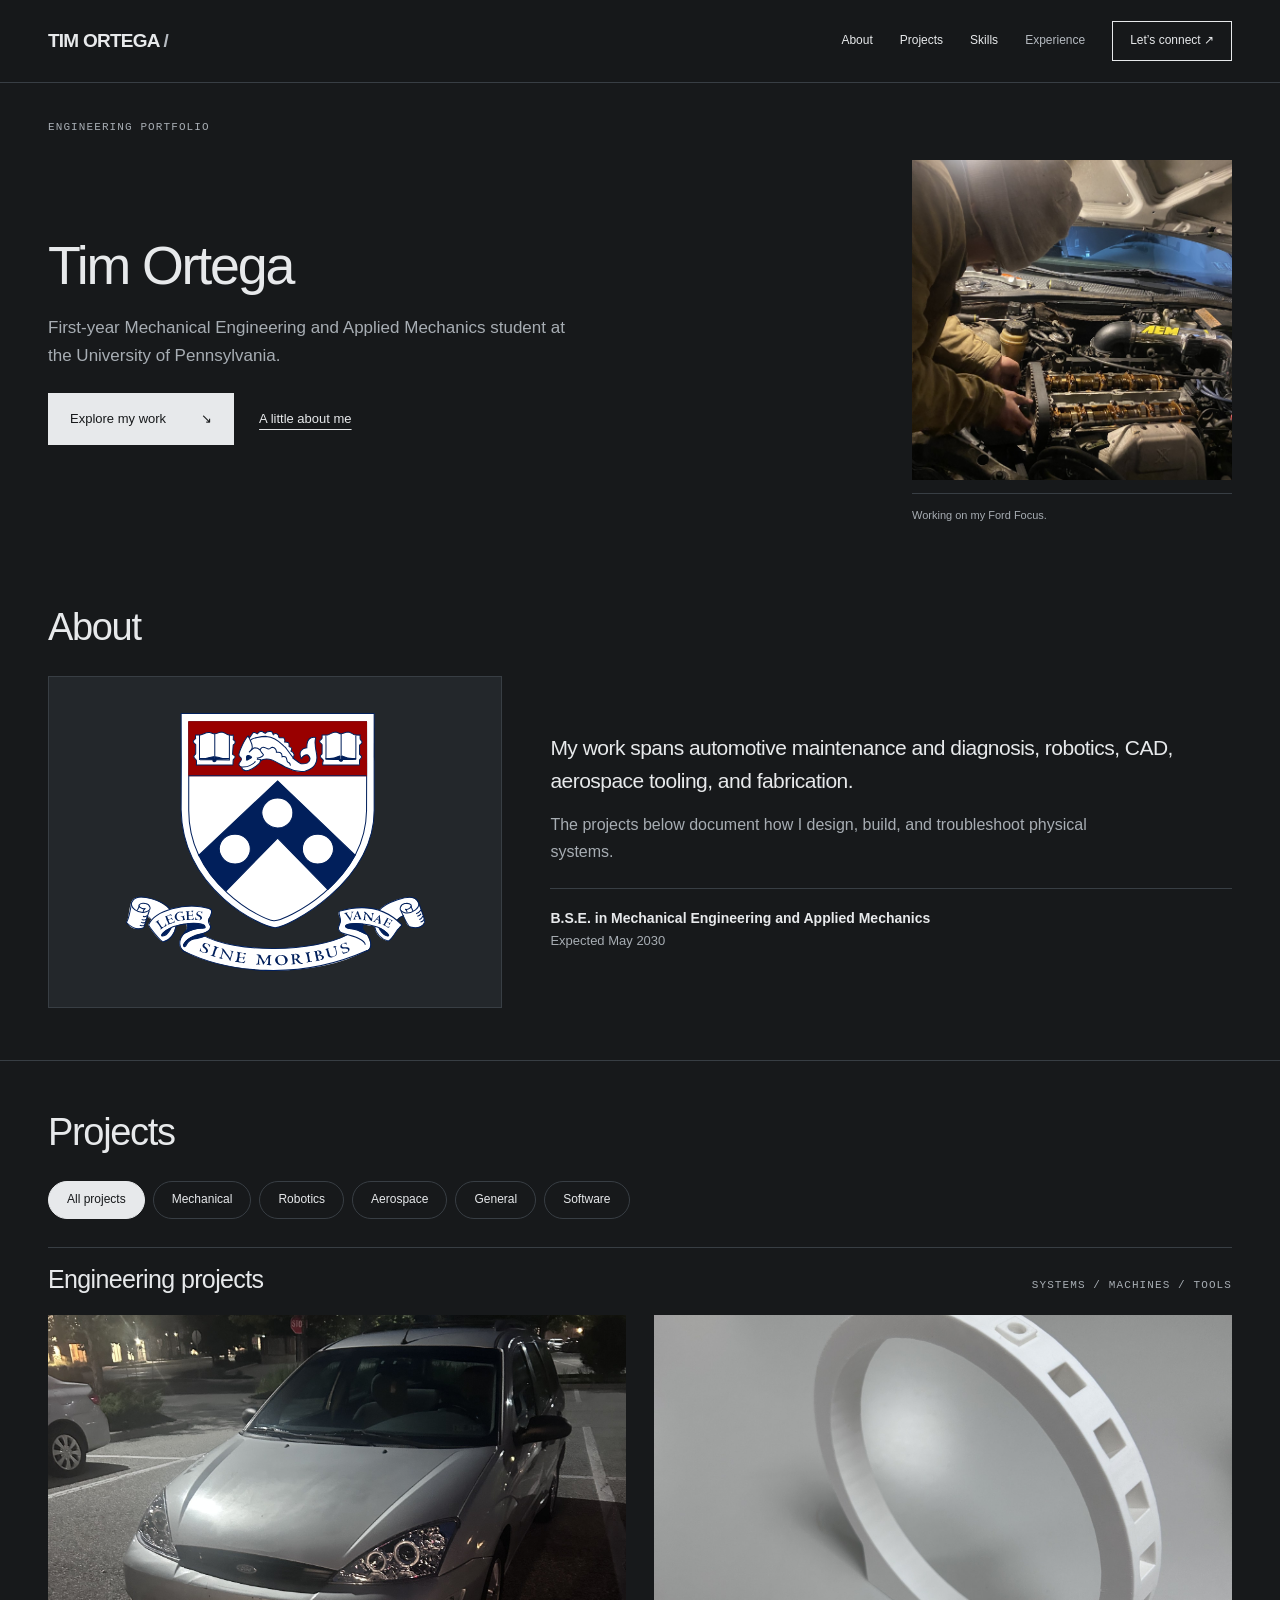
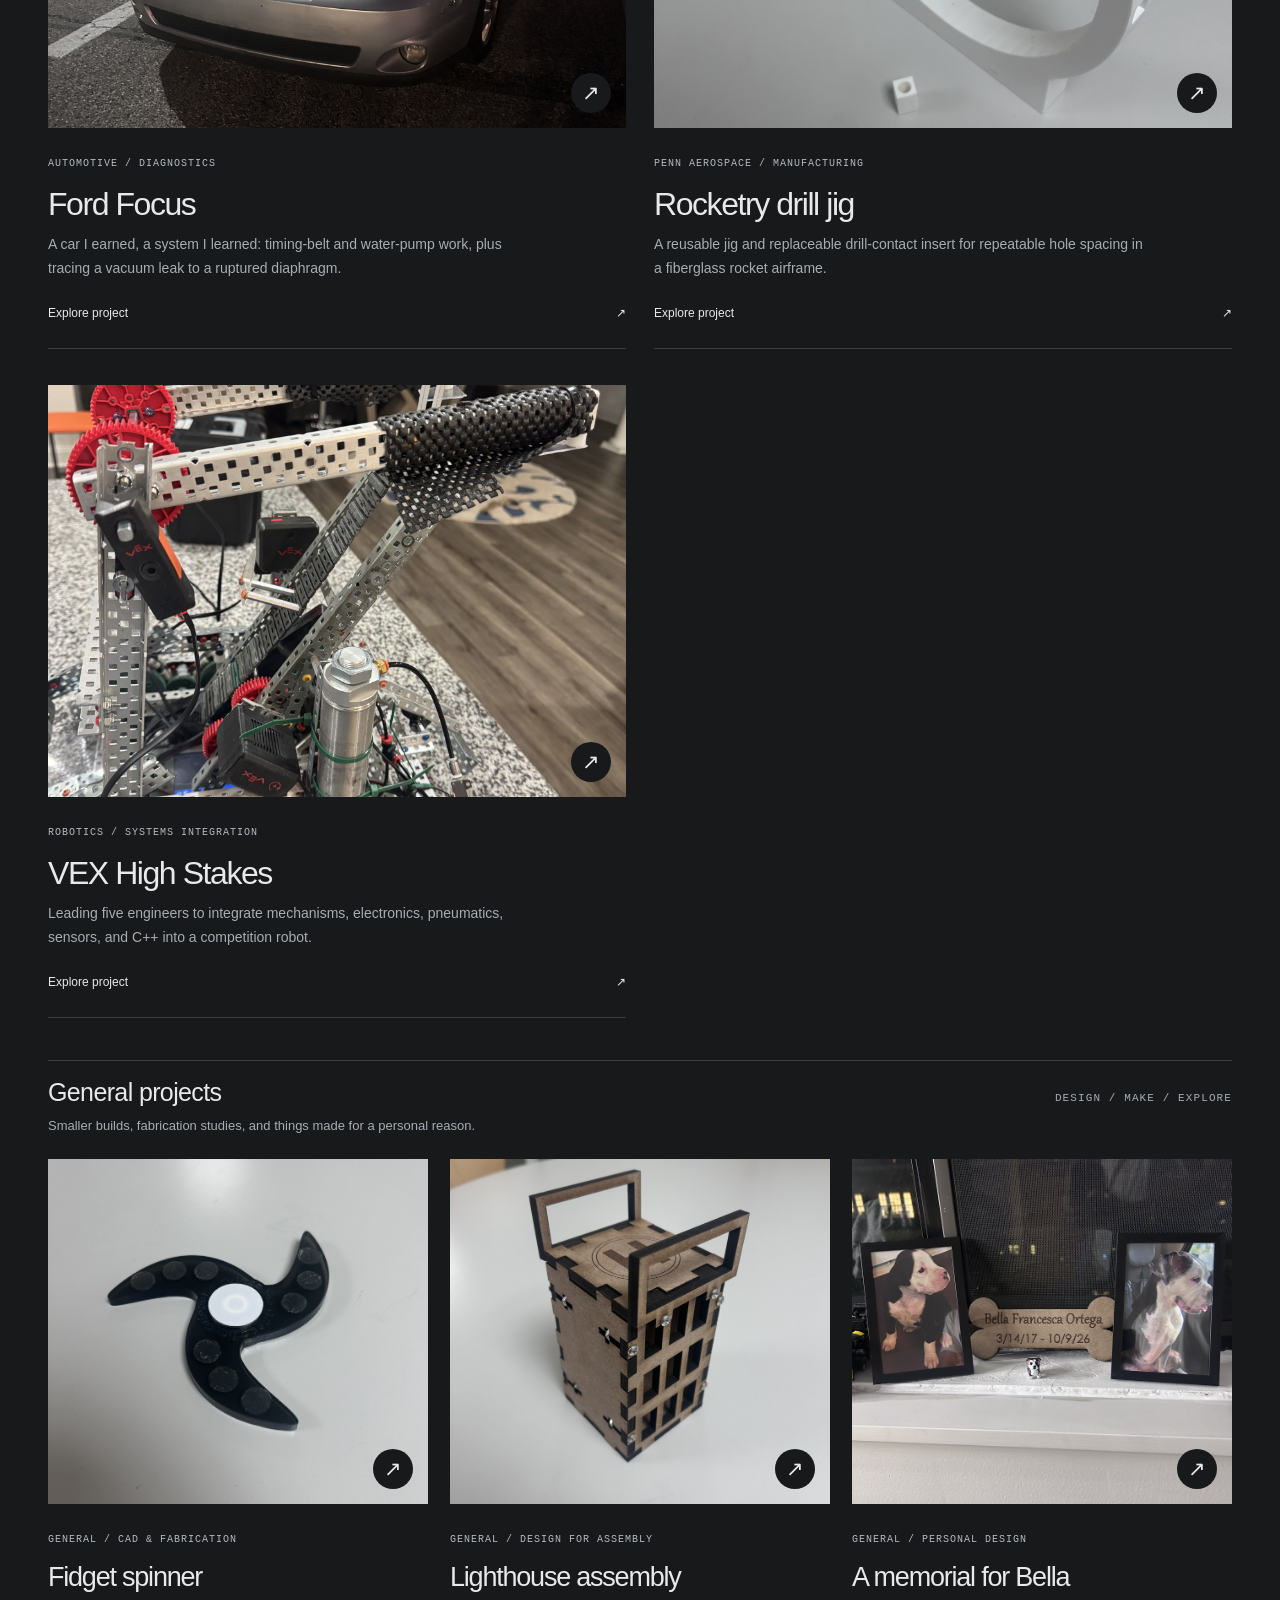
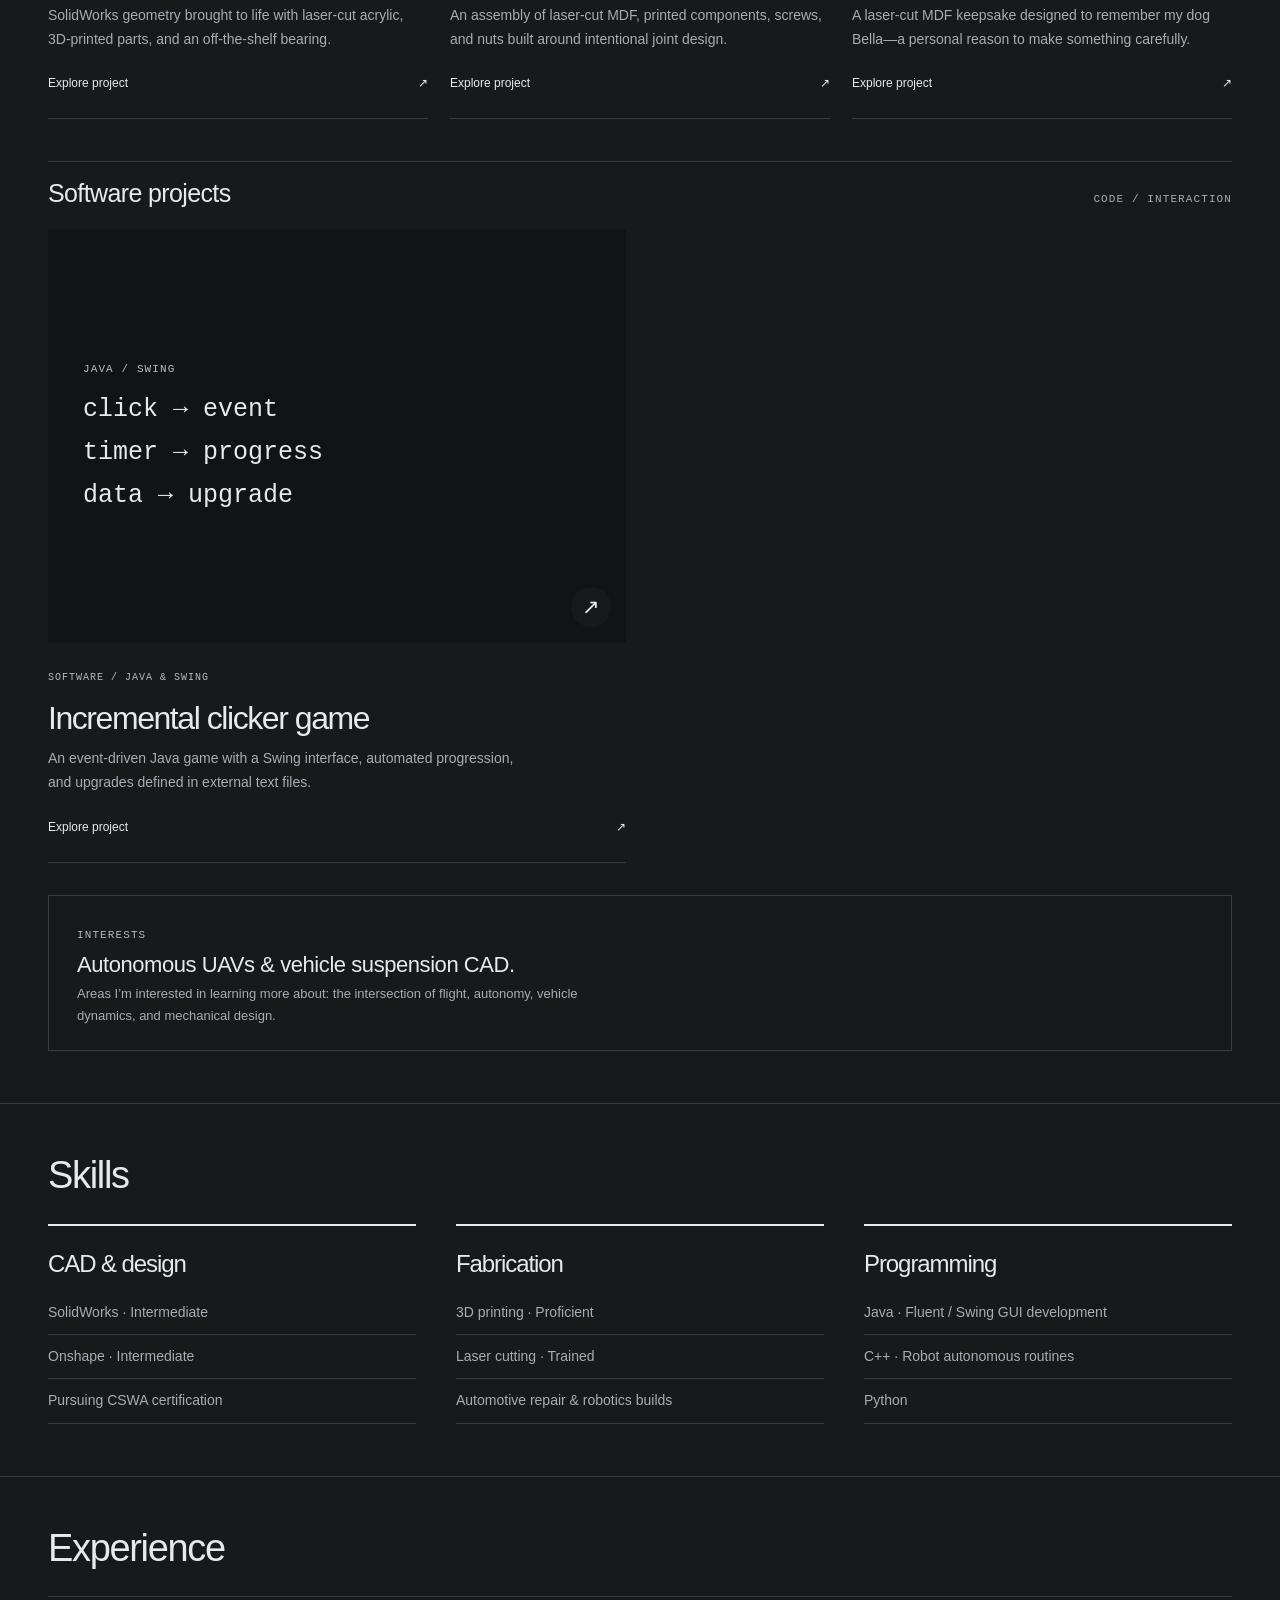
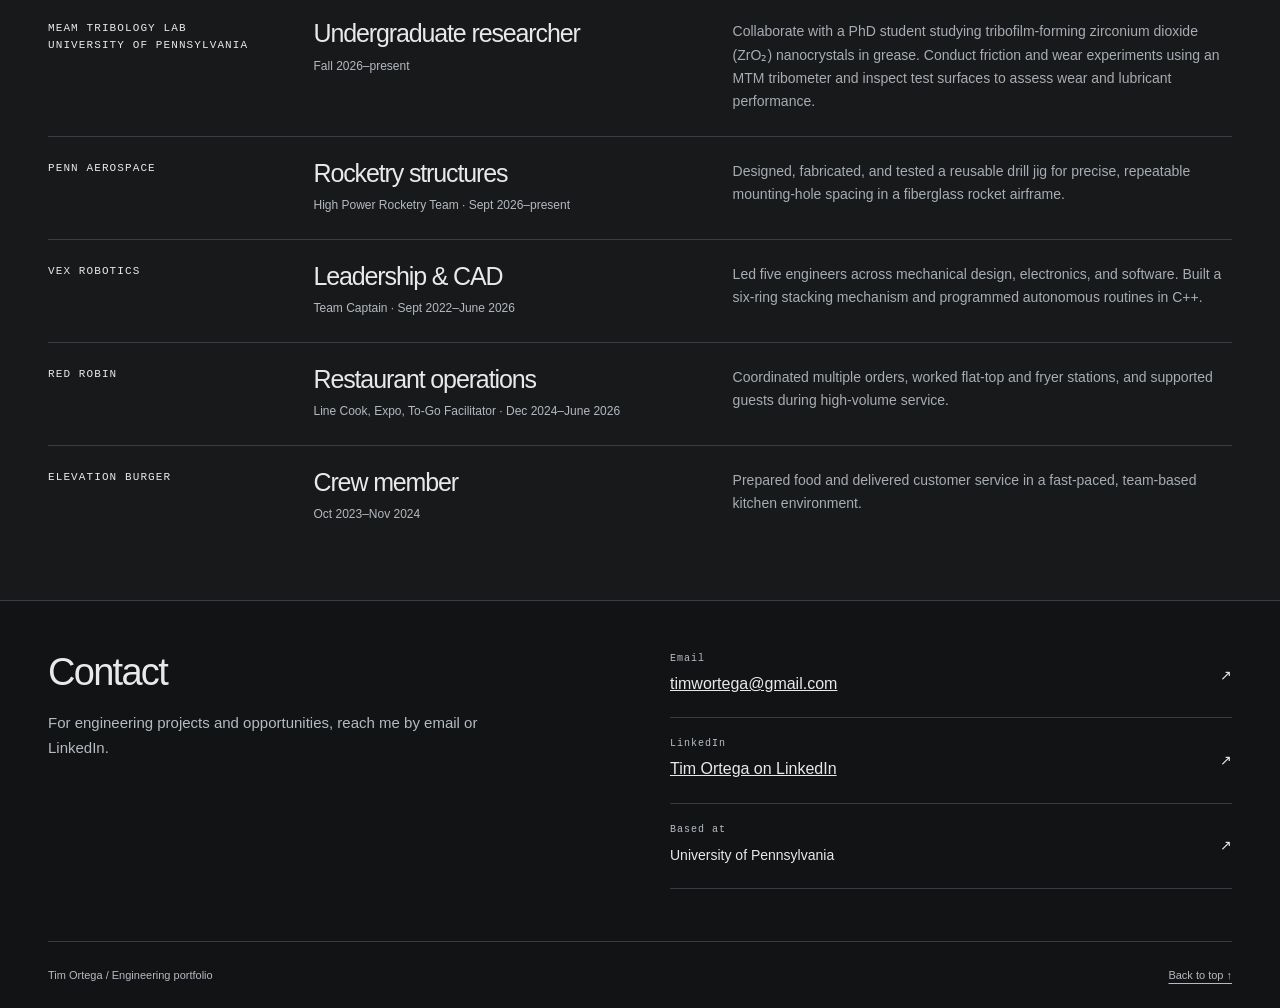
<file: index.html>
<!doctype html>
<html lang="en">
<head>
  <meta charset="utf-8"><meta name="viewport" content="width=device-width,initial-scale=1">
  <meta name="description" content="A first-year Penn Mechanical Engineering and Applied Mechanics student's portfolio: automotive repair, robotics, CAD, and aerospace structures.">
  <meta name="theme-color" content="#17191b"><title>Tim Ortega — Engineering Portfolio</title>
  <link rel="stylesheet" href="assets/site.css"><link rel="stylesheet" href="assets/projects.css">
</head>
<body id="top" class="home-page">
<a class="skip" href="#main">Skip to content</a>
<header><div class="wrap nav"><a class="brand" href="#top" aria-label="Tim Ortega, home">TIM ORTEGA<em> /</em></a><button class="menu" aria-controls="navigation" aria-expanded="false">Menu <span aria-hidden="true">+</span></button><nav id="navigation" aria-label="Main navigation"><a href="#about">About</a><a href="#projects">Projects</a><a href="#skills">Skills</a><a href="#experience">Experience</a><a class="nav-contact" href="#contact">Let’s connect <span aria-hidden="true">↗</span></a></nav></div></header>
<main id="main">
<div class="hero wrap"><div class="hero-top mono">Engineering portfolio</div><div class="hero-grid"><div><h1>Tim Ortega</h1><p class="intro">First-year Mechanical Engineering and Applied Mechanics student at the University of Pennsylvania.</p><div class="actions"><a class="btn" href="#projects">Explore my work <span aria-hidden="true">↘</span></a><a class="text-link" href="#about">A little about me</a></div></div><figure class="hero-photo" style="width:100%;max-width:320px;margin:0"><img src="assets/images/timothy-working-on-focus.jpg" alt="Tim Ortega working on the exposed engine of his Ford Focus" width="320" height="320" style="display:block;width:100%;height:auto;aspect-ratio:1/1;object-fit:cover;object-position:50% 40%" fetchpriority="high" decoding="async"><figcaption>Working on my Ford Focus.</figcaption></figure></div></div>

<section id="about"><div class="wrap"><div class="section-head"><div><h2>About</h2></div></div><div class="about-grid"><div class="penn-card"><img src="assets/images/upenn-shield.svg" alt="University of Pennsylvania shield and banner" loading="lazy" decoding="async"></div><div><p class="about-copy">My work spans automotive maintenance and diagnosis, robotics, CAD, aerospace tooling, and fabrication.</p><p class="about-detail">The projects below document how I design, build, and troubleshoot physical systems.</p><div class="education"><div><strong>B.S.E. in Mechanical Engineering and Applied Mechanics</strong><p>Expected May 2030</p></div></div></div></div></div></section>
<section id="projects"><div class="wrap"><div class="section-head"><div><h2>Projects</h2></div></div><div class="filters" aria-label="Filter projects"><button class="filter" data-filter="all" aria-pressed="true">All projects</button><button class="filter" data-filter="mechanical" aria-pressed="false">Mechanical</button><button class="filter" data-filter="robotics" aria-pressed="false">Robotics</button><button class="filter" data-filter="aerospace" aria-pressed="false">Aerospace</button><button class="filter" data-filter="general" aria-pressed="false">General</button><button class="filter" data-filter="software" aria-pressed="false">Software</button></div><p id="filter-status" class="sr-only" aria-live="polite"></p><div class="project-collection"><div class="collection-heading"><h3>Engineering projects</h3><span class="mono">Systems / Machines / Tools</span></div><div class="project-grid"><article class="project case-card" data-category="mechanical"><a class="card-link" href="projects/ford-focus.html"><div class="card-media"><img src="assets/images/ford-focus.jpg" alt="Timothy’s silver Ford Focus" loading="lazy" decoding="async"><span class="card-arrow" aria-hidden="true">↗</span></div><div class="card-copy"><span class="mono card-label">Automotive / Diagnostics</span><h3>Ford Focus</h3><p>A car I earned, a system I learned: timing-belt and water-pump work, plus tracing a vacuum leak to a ruptured diaphragm.</p><span class="read-case">Explore project <span aria-hidden="true">↗</span></span></div></a></article><article class="project case-card" data-category="aerospace"><a class="card-link" href="projects/rocketry.html"><div class="card-media"><img src="assets/images/drill-jig.jpg" alt="White drill jig with a separate replaceable insert" loading="lazy" decoding="async"><span class="card-arrow" aria-hidden="true">↗</span></div><div class="card-copy"><span class="mono card-label">Penn Aerospace / Manufacturing</span><h3>Rocketry drill jig</h3><p>A reusable jig and replaceable drill-contact insert for repeatable hole spacing in a fiberglass rocket airframe.</p><span class="read-case">Explore project <span aria-hidden="true">↗</span></span></div></a></article><article class="project case-card" data-category="robotics"><a class="card-link" href="projects/robotics.html"><div class="card-media"><img src="assets/images/vex-robot.jpg" alt="VEX robot intake, drivetrain structure, motors, wiring, and pneumatic hardware" loading="lazy" decoding="async"><span class="card-arrow" aria-hidden="true">↗</span></div><div class="card-copy"><span class="mono card-label">Robotics / Systems integration</span><h3>VEX High Stakes</h3><p>Leading five engineers to integrate mechanisms, electronics, pneumatics, sensors, and C++ into a competition robot.</p><span class="read-case">Explore project <span aria-hidden="true">↗</span></span></div></a></article></div></div><div class="project-collection"><div class="collection-heading"><div><h3>General projects</h3><p>Smaller builds, fabrication studies, and things made for a personal reason.</p></div><span class="mono">Design / Make / Explore</span></div><div class="project-grid general-grid"><article class="project case-card" data-category="general"><a class="card-link" href="projects/fidget-spinner.html"><div class="card-media"><img src="assets/images/fidget-spinner.jpg" alt="Black three-lobed fidget spinner with a white center cap" loading="lazy" decoding="async"><span class="card-arrow" aria-hidden="true">↗</span></div><div class="card-copy"><span class="mono card-label">General / CAD & fabrication</span><h3>Fidget spinner</h3><p>SolidWorks geometry brought to life with laser-cut acrylic, 3D-printed parts, and an off-the-shelf bearing.</p><span class="read-case">Explore project <span aria-hidden="true">↗</span></span></div></a></article><article class="project case-card" data-category="general"><a class="card-link" href="projects/lighthouse.html"><div class="card-media"><img src="assets/images/lighthouse.jpg" alt="Laser-cut MDF lighthouse assembly with interlocking panels and screws" loading="lazy" decoding="async"><span class="card-arrow" aria-hidden="true">↗</span></div><div class="card-copy"><span class="mono card-label">General / Design for assembly</span><h3>Lighthouse assembly</h3><p>An assembly of laser-cut MDF, printed components, screws, and nuts built around intentional joint design.</p><span class="read-case">Explore project <span aria-hidden="true">↗</span></span></div></a></article><article class="project case-card" data-category="general"><a class="card-link" href="projects/bella-memorial.html"><div class="card-media"><img src="assets/images/bella-memorial.jpg" alt="Bone-shaped MDF memorial for Bella between two framed photographs" loading="lazy" decoding="async"><span class="card-arrow" aria-hidden="true">↗</span></div><div class="card-copy"><span class="mono card-label">General / Personal design</span><h3>A memorial for Bella</h3><p>A laser-cut MDF keepsake designed to remember my dog Bella—a personal reason to make something carefully.</p><span class="read-case">Explore project <span aria-hidden="true">↗</span></span></div></a></article></div></div><div class="project-collection"><div class="collection-heading"><h3>Software projects</h3><span class="mono">Code / Interaction</span></div><div class="project-grid"><article class="project case-card" data-category="software"><a class="card-link" href="projects/clicker-game.html"><div class="card-media"><div class="code-art" aria-hidden="true"><span class="mono">JAVA / SWING</span><span class="code-line">click → event</span><span class="code-line">timer → progress</span><span class="code-line">data → upgrade</span></div><span class="card-arrow" aria-hidden="true">↗</span></div><div class="card-copy"><span class="mono card-label">Software / Java & Swing</span><h3>Incremental clicker game</h3><p>An event-driven Java game with a Swing interface, automated progression, and upgrades defined in external text files.</p><span class="read-case">Explore project <span aria-hidden="true">↗</span></span></div></a></article></div></div><div class="exploring"><div><span class="mono" style="color:var(--orange)">Interests</span><h3>Autonomous UAVs & vehicle suspension CAD.</h3><p>Areas I’m interested in learning more about: the intersection of flight, autonomy, vehicle dynamics, and mechanical design.</p></div></div></div></section>
<section id="skills"><div class="wrap"><div class="section-head"><div><h2>Skills</h2></div></div><div class="skill-grid"><div class="skill"><h3>CAD &amp; design</h3><ul><li>SolidWorks · Intermediate</li><li>Onshape · Intermediate</li><li>Pursuing CSWA certification</li></ul></div><div class="skill"><h3>Fabrication</h3><ul><li>3D printing · Proficient</li><li>Laser cutting · Trained</li><li>Automotive repair & robotics builds</li></ul></div><div class="skill"><h3>Programming</h3><ul><li>Java · Fluent / Swing GUI development</li><li>C++ · Robot autonomous routines</li><li>Python</li></ul></div></div></div></section>
<section id="experience"><div class="wrap"><div class="section-head"><div><h2>Experience</h2></div></div><div class="experience-row"><span class="mono">MEAM Tribology Lab<br>University of Pennsylvania</span><div><h3>Undergraduate researcher</h3><p class="role">Fall 2026–present</p></div><p>Collaborate with a PhD student studying tribofilm-forming zirconium dioxide (ZrO₂) nanocrystals in grease. Conduct friction and wear experiments using an MTM tribometer and inspect test surfaces to assess wear and lubricant performance.</p></div><div class="experience-row"><span class="mono">Penn Aerospace</span><div><h3>Rocketry structures</h3><p class="role">High Power Rocketry Team · Sept 2026–present</p></div><p>Designed, fabricated, and tested a reusable drill jig for precise, repeatable mounting-hole spacing in a fiberglass rocket airframe.</p></div><div class="experience-row"><span class="mono">VEX Robotics</span><div><h3>Leadership & CAD</h3><p class="role">Team Captain · Sept 2022–June 2026</p></div><p>Led five engineers across mechanical design, electronics, and software. Built a six-ring stacking mechanism and programmed autonomous routines in C++.</p></div><div class="experience-row"><span class="mono">Red Robin</span><div><h3>Restaurant operations</h3><p class="role">Line Cook, Expo, To-Go Facilitator · Dec 2024–June 2026</p></div><p>Coordinated multiple orders, worked flat-top and fryer stations, and supported guests during high-volume service.</p></div><div class="experience-row"><span class="mono">Elevation Burger</span><div><h3>Crew member</h3><p class="role">Oct 2023–Nov 2024</p></div><p>Prepared food and delivered customer service in a fast-paced, team-based kitchen environment.</p></div></div></section>
<section class="contact" id="contact"><div class="wrap contact-grid"><div><h2>Contact</h2><p>For engineering projects and opportunities, reach me by email or LinkedIn.</p></div><div class="contact-list"><div class="contact-item"><div><small>Email</small><a href="mailto:timwortega@gmail.com">timwortega@gmail.com</a></div><span aria-hidden="true">↗</span></div><div class="contact-item"><div><small>LinkedIn</small><a href="https://www.linkedin.com/in/tim-ortega-5179a62b8/">Tim Ortega on LinkedIn</a></div><span aria-hidden="true">↗</span></div><div class="contact-item"><div><small>Based at</small><span>University of Pennsylvania</span></div><span aria-hidden="true">↗</span></div></div></div></section>
</main><footer class="footer"><div class="wrap"><span>Tim Ortega / Engineering portfolio</span><a href="#top">Back to top ↑</a></div></footer>
<script src="assets/site.js" defer></script>
</body></html>
</file>
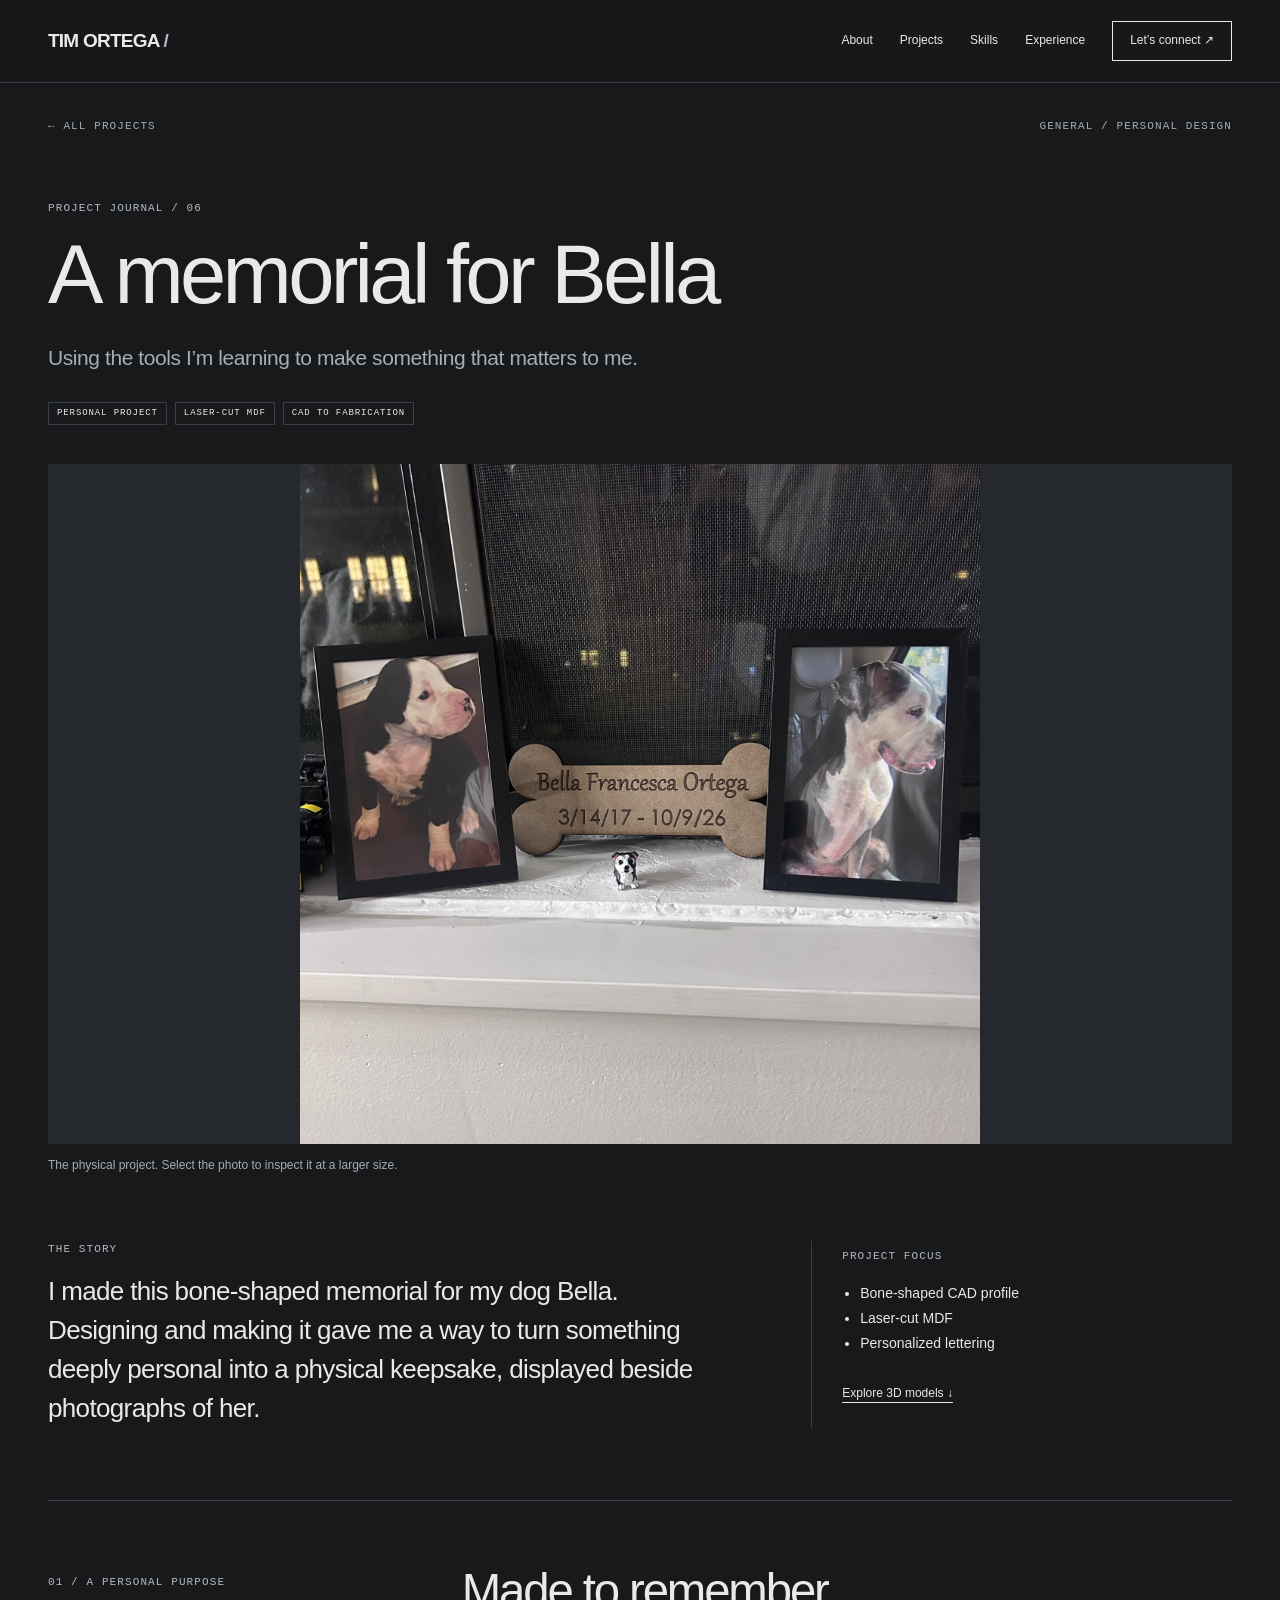
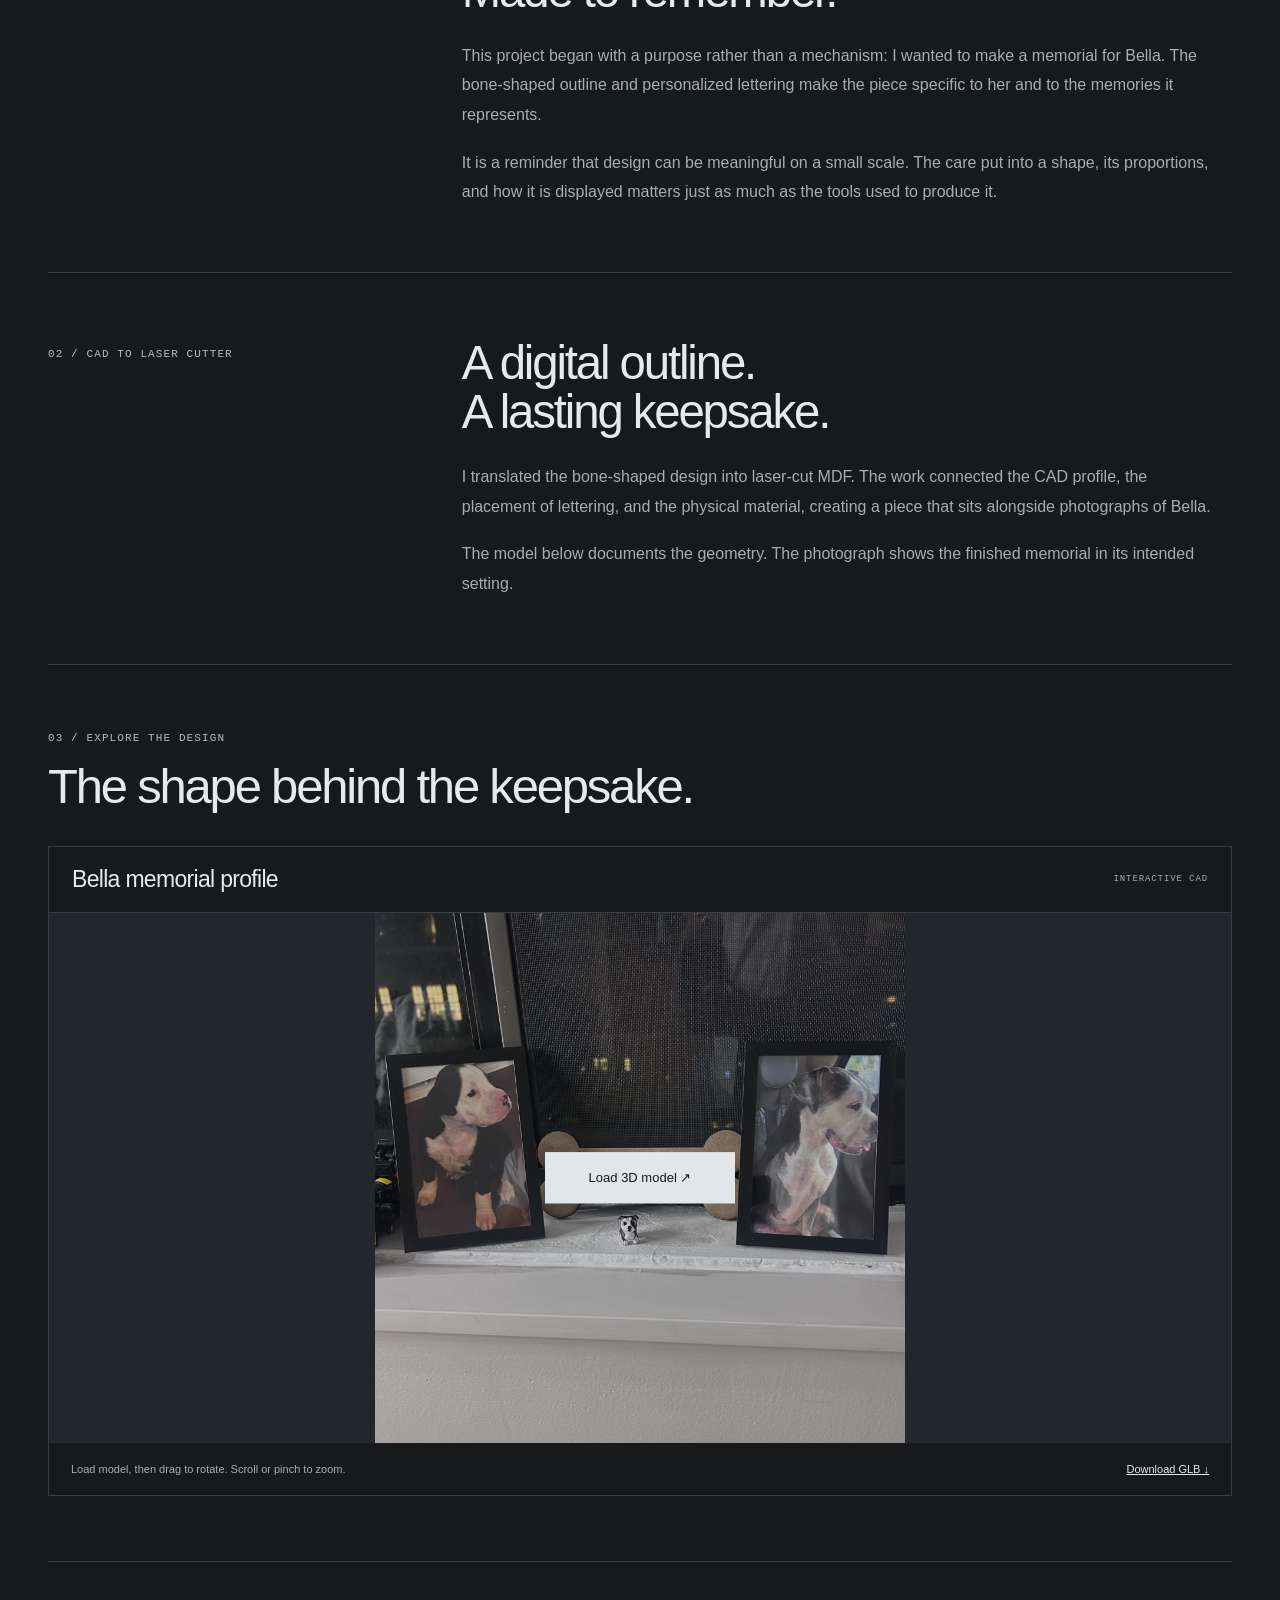
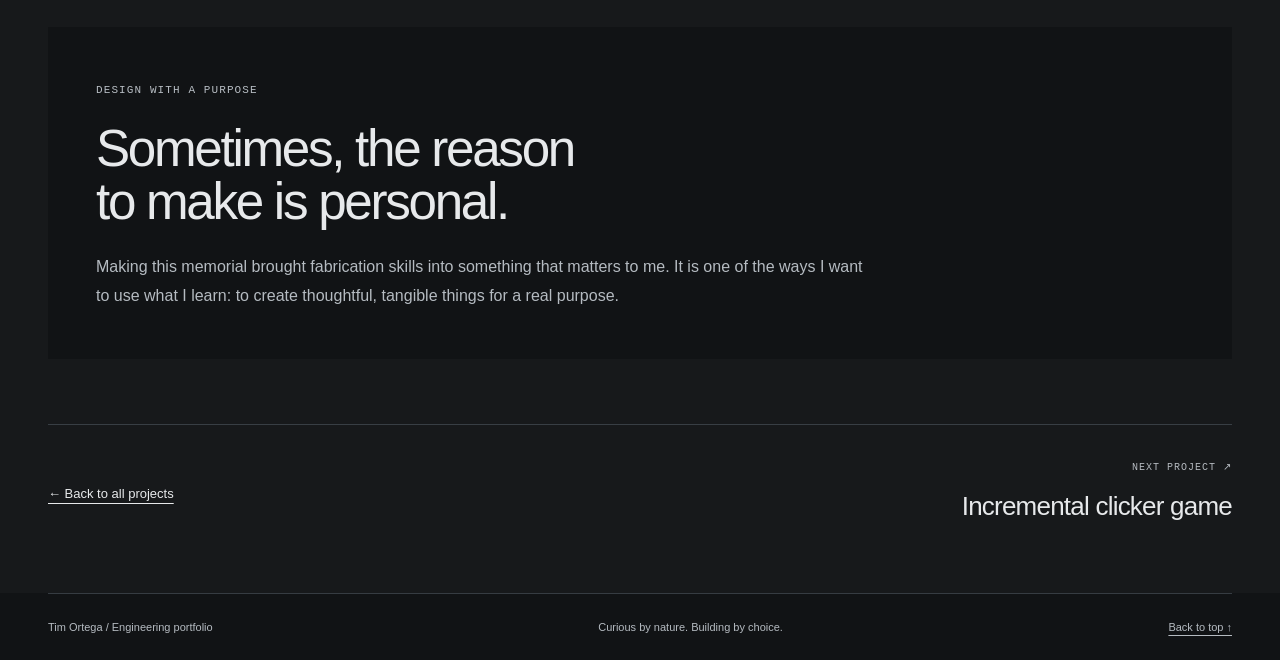
<file: projects/bella-memorial.html>
<!doctype html><html lang="en"><head><meta charset="utf-8"><meta name="viewport" content="width=device-width,initial-scale=1"><meta name="theme-color" content="#17191b"><meta name="description" content="A laser-cut MDF keepsake designed to remember my dog Bella—a personal reason to make something carefully."><title>A memorial for Bella — Tim Ortega</title><link rel="stylesheet" href="../assets/site.css"><link rel="stylesheet" href="../assets/projects.css"><script src="../assets/site.js" defer></script><script type="module" src="../assets/vendor/model-viewer.min.js"></script></head><body id="top" class="case-page"><a class="skip" href="#main">Skip to content</a><header><div class="wrap nav"><a class="brand" href="../index.html" aria-label="Tim Ortega, home">TIM ORTEGA<em> /</em></a><button class="menu" aria-controls="navigation" aria-expanded="false">Menu <span aria-hidden="true">+</span></button><nav id="navigation" aria-label="Main navigation"><a href="../index.html#about">About</a><a href="../index.html#projects">Projects</a><a href="../index.html#skills">Skills</a><a href="../index.html#experience">Experience</a><a class="nav-contact" href="../index.html#contact">Let’s connect <span aria-hidden="true">↗</span></a></nav></div></header><main id="main"><div class="wrap"><div class="case-breadcrumb mono"><a href="../index.html#projects">← All projects</a><span>General / Personal design</span></div><div class="case-heading"><span class="section-no">Project journal / 06</span><h1>A memorial for Bella</h1><p class="case-subtitle">Using the tools I’m learning to make something that matters to me.</p><div class="case-tags"><span class="tag">Personal project</span><span class="tag">Laser-cut MDF</span><span class="tag">CAD to fabrication</span></div></div><figure class="photo case-hero-image"><a href="../assets/images/bella-memorial.jpg" class="zoom-image" aria-label="Enlarge: Bone-shaped MDF memorial for Bella between two framed photographs"><img src="../assets/images/bella-memorial.jpg" alt="Bone-shaped MDF memorial for Bella between two framed photographs" loading="lazy" decoding="async"><span class="enlarge mono" aria-hidden="true">View photo ↗</span></a><figcaption>The physical project. Select the photo to inspect it at a larger size.</figcaption></figure><div id="story" class="case-overview"><div><span class="section-no">The story</span><p class="case-intro">I made this bone-shaped memorial for my dog Bella. Designing and making it gave me a way to turn something deeply personal into a physical keepsake, displayed beside photographs of her.</p></div><aside class="case-facts"><span class="mono">Project focus</span><ul><li>Bone-shaped CAD profile</li><li>Laser-cut MDF</li><li>Personalized lettering</li></ul><a href="#cad">Explore 3D models ↓</a></aside></div>
<section class="story-section"><div class="story-label mono">01 / A personal purpose</div><div class="story-copy"><h2>Made to remember.</h2><p>This project began with a purpose rather than a mechanism: I wanted to make a memorial for Bella. The bone-shaped outline and personalized lettering make the piece specific to her and to the memories it represents.</p><p>It is a reminder that design can be meaningful on a small scale. The care put into a shape, its proportions, and how it is displayed matters just as much as the tools used to produce it.</p></div></section>
<section class="story-section"><div class="story-label mono">02 / CAD to laser cutter</div><div class="story-copy"><h2>A digital outline.<br>A lasting keepsake.</h2><p>I translated the bone-shaped design into laser-cut MDF. The work connected the CAD profile, the placement of lettering, and the physical material, creating a piece that sits alongside photographs of Bella.</p><p>The model below documents the geometry. The photograph shows the finished memorial in its intended setting.</p></div></section>
<section class="model-section" id="cad"><span class="section-no">03 / Explore the design</span><h2>The shape behind the keepsake.</h2><div class="model-panel"><div class="model-title"><h3>Bella memorial profile</h3><span class="mono">Interactive CAD</span></div>
<div class="model-stage"><model-viewer id="bella" data-src="../assets/models/bella-memorial.glb" poster="../assets/images/bella-memorial.jpg" alt="CAD model of the bone-shaped MDF memorial made for Bella" camera-controls touch-action="pan-y" shadow-intensity="0.6" exposure="1" camera-orbit="35deg 65deg auto" loading="eager"><img slot="poster" class="model-poster" src="../assets/images/bella-memorial.jpg" alt="Photo of the physical project; load the CAD model to inspect its geometry"></model-viewer><button class="model-load" data-load="bella">Load 3D model <span aria-hidden="true">↗</span></button></div>
<div class="model-toolbar"><p id="bella-status" class="model-status" role="status">Load model, then drag to rotate. Scroll or pinch to zoom.</p><button class="reset-view" data-reset="bella" hidden>Reset view</button><a href="../assets/models/bella-memorial.glb" download>Download GLB ↓</a></div><noscript><p class="media-note">Enable JavaScript for the interactive viewer, or download the GLB above.</p></noscript></div></section>
<aside class="takeaway"><span class="mono">Design with a purpose</span><h2>Sometimes, the reason<br>to make is personal.</h2><p>Making this memorial brought fabrication skills into something that matters to me. It is one of the ways I want to use what I learn: to create thoughtful, tangible things for a real purpose.</p></aside><div class="case-next"><a href="../index.html#projects">← Back to all projects</a><a href="clicker-game.html"><span class="mono">Next project ↗</span><strong>Incremental clicker game</strong></a></div></div></main><footer class="footer"><div class="wrap"><span>Tim Ortega / Engineering portfolio</span><span>Curious by nature. Building by choice.</span><a href="#top">Back to top ↑</a></div></footer><dialog class="photo-dialog" aria-label="Expanded project photograph"><button class="close-photo" autofocus>Close ×</button><img alt=""><p></p></dialog></body></html>
</file>
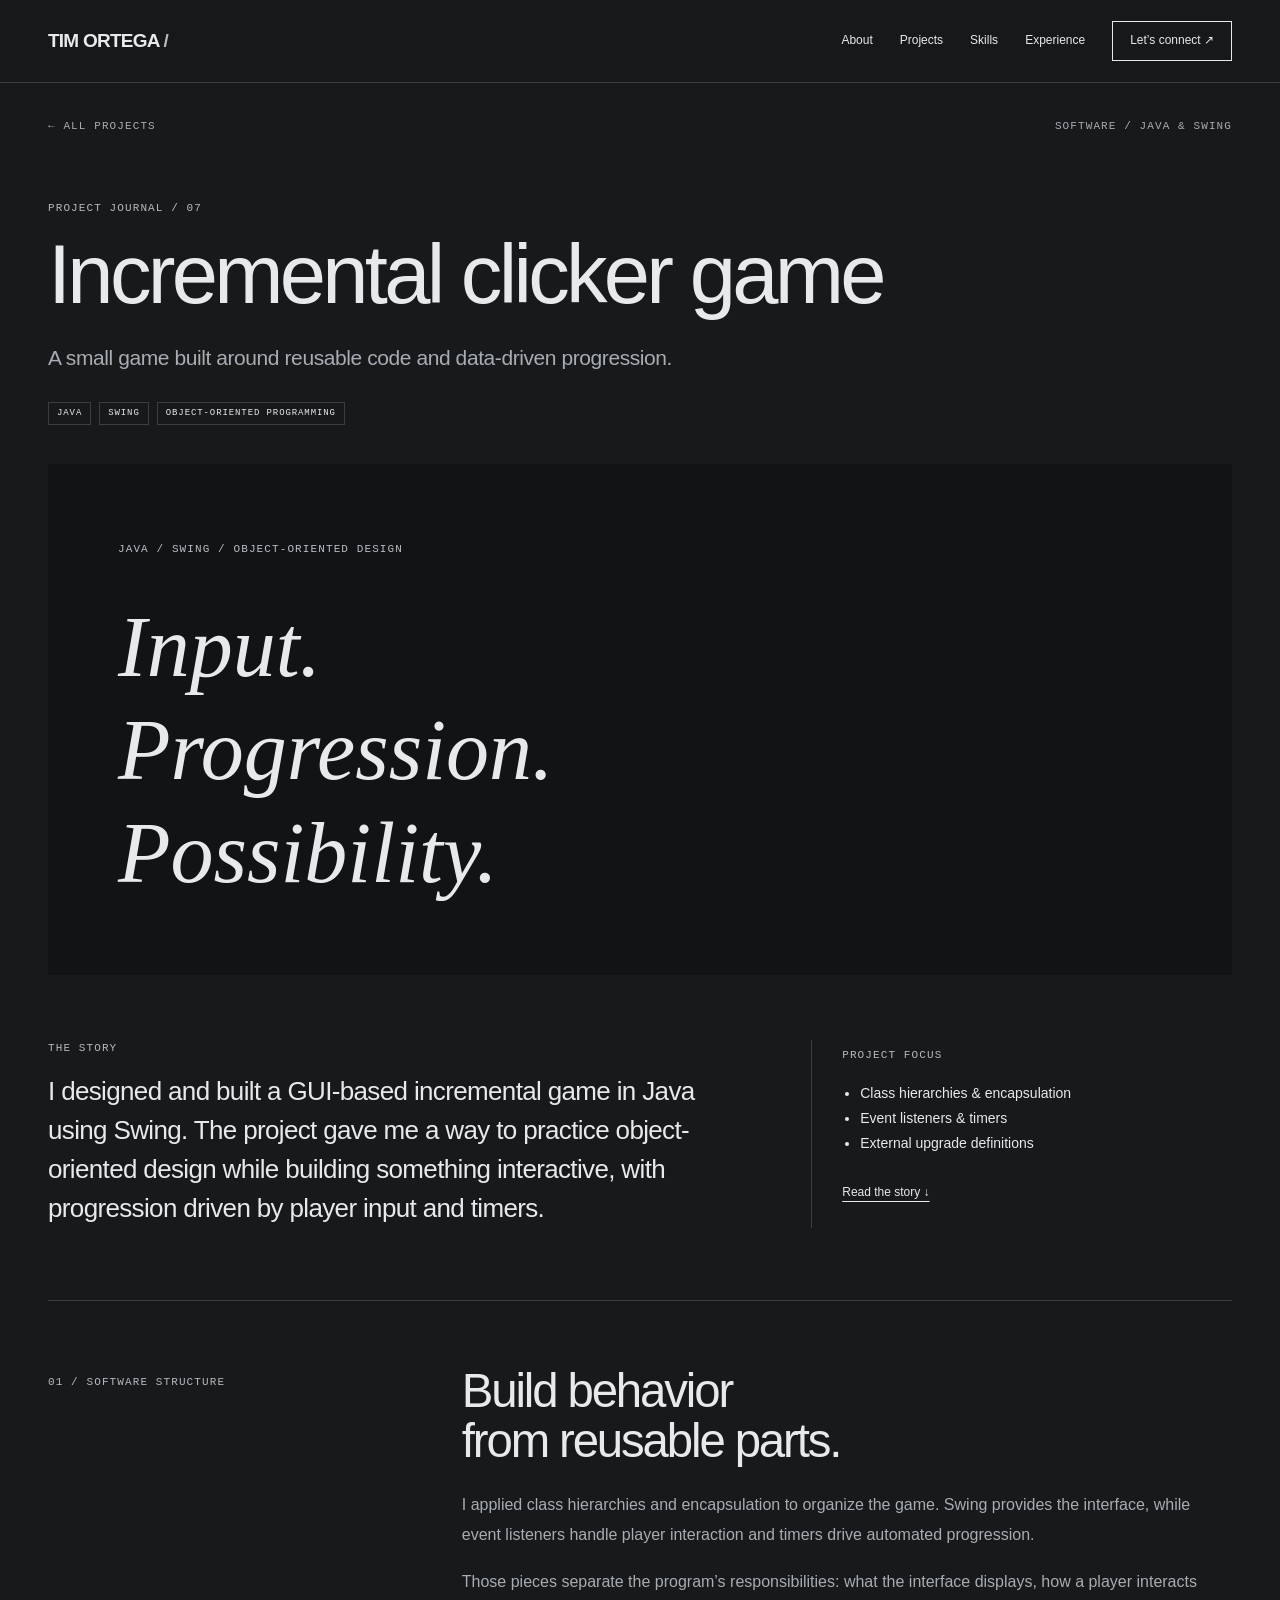
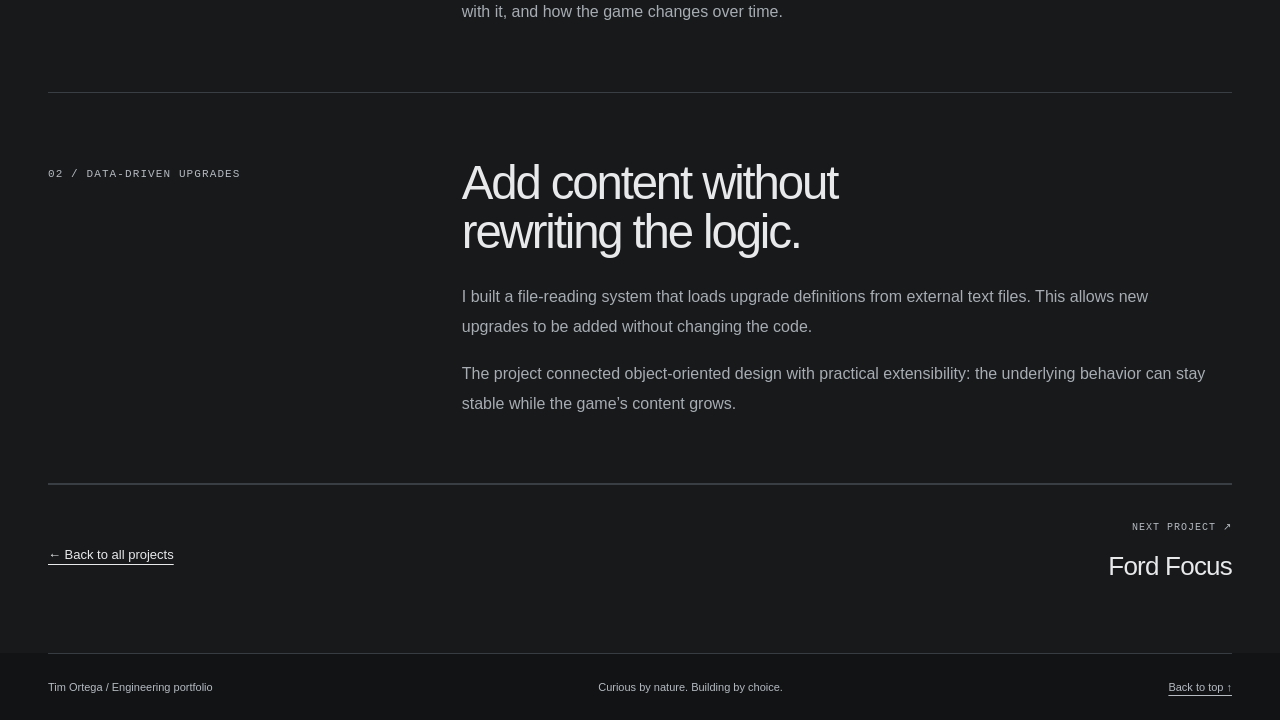
<file: projects/clicker-game.html>
<!doctype html><html lang="en"><head><meta charset="utf-8"><meta name="viewport" content="width=device-width,initial-scale=1"><meta name="theme-color" content="#17191b"><meta name="description" content="An event-driven Java game with a Swing interface, automated progression, and upgrades defined in external text files."><title>Incremental clicker game — Tim Ortega</title><link rel="stylesheet" href="../assets/site.css"><link rel="stylesheet" href="../assets/projects.css"><script src="../assets/site.js" defer></script></head><body id="top" class="case-page"><a class="skip" href="#main">Skip to content</a><header><div class="wrap nav"><a class="brand" href="../index.html" aria-label="Tim Ortega, home">TIM ORTEGA<em> /</em></a><button class="menu" aria-controls="navigation" aria-expanded="false">Menu <span aria-hidden="true">+</span></button><nav id="navigation" aria-label="Main navigation"><a href="../index.html#about">About</a><a href="../index.html#projects">Projects</a><a href="../index.html#skills">Skills</a><a href="../index.html#experience">Experience</a><a class="nav-contact" href="../index.html#contact">Let’s connect <span aria-hidden="true">↗</span></a></nav></div></header><main id="main"><div class="wrap"><div class="case-breadcrumb mono"><a href="../index.html#projects">← All projects</a><span>Software / Java & Swing</span></div><div class="case-heading"><span class="section-no">Project journal / 07</span><h1>Incremental clicker game</h1><p class="case-subtitle">A small game built around reusable code and data-driven progression.</p><div class="case-tags"><span class="tag">Java</span><span class="tag">Swing</span><span class="tag">Object-oriented programming</span></div></div><div class="case-code-hero"><span class="mono">Java / Swing / Object-oriented design</span><p>Input.<br>Progression.<br>Possibility.</p></div><div id="story" class="case-overview"><div><span class="section-no">The story</span><p class="case-intro">I designed and built a GUI-based incremental game in Java using Swing. The project gave me a way to practice object-oriented design while building something interactive, with progression driven by player input and timers.</p></div><aside class="case-facts"><span class="mono">Project focus</span><ul><li>Class hierarchies & encapsulation</li><li>Event listeners & timers</li><li>External upgrade definitions</li></ul><a href="#story">Read the story ↓</a></aside></div><section class="story-section"><div class="story-label mono">01 / Software structure</div><div class="story-copy"><h2>Build behavior<br>from reusable parts.</h2><p>I applied class hierarchies and encapsulation to organize the game. Swing provides the interface, while event listeners handle player interaction and timers drive automated progression.</p><p>Those pieces separate the program’s responsibilities: what the interface displays, how a player interacts with it, and how the game changes over time.</p></div></section><section class="story-section"><div class="story-label mono">02 / Data-driven upgrades</div><div class="story-copy"><h2>Add content without<br>rewriting the logic.</h2><p>I built a file-reading system that loads upgrade definitions from external text files. This allows new upgrades to be added without changing the code.</p><p>The project connected object-oriented design with practical extensibility: the underlying behavior can stay stable while the game’s content grows.</p></div></section><div class="case-next"><a href="../index.html#projects">← Back to all projects</a><a href="ford-focus.html"><span class="mono">Next project ↗</span><strong>Ford Focus</strong></a></div></div></main><footer class="footer"><div class="wrap"><span>Tim Ortega / Engineering portfolio</span><span>Curious by nature. Building by choice.</span><a href="#top">Back to top ↑</a></div></footer><dialog class="photo-dialog" aria-label="Expanded project photograph"><button class="close-photo" autofocus>Close ×</button><img alt=""><p></p></dialog></body></html>
</file>
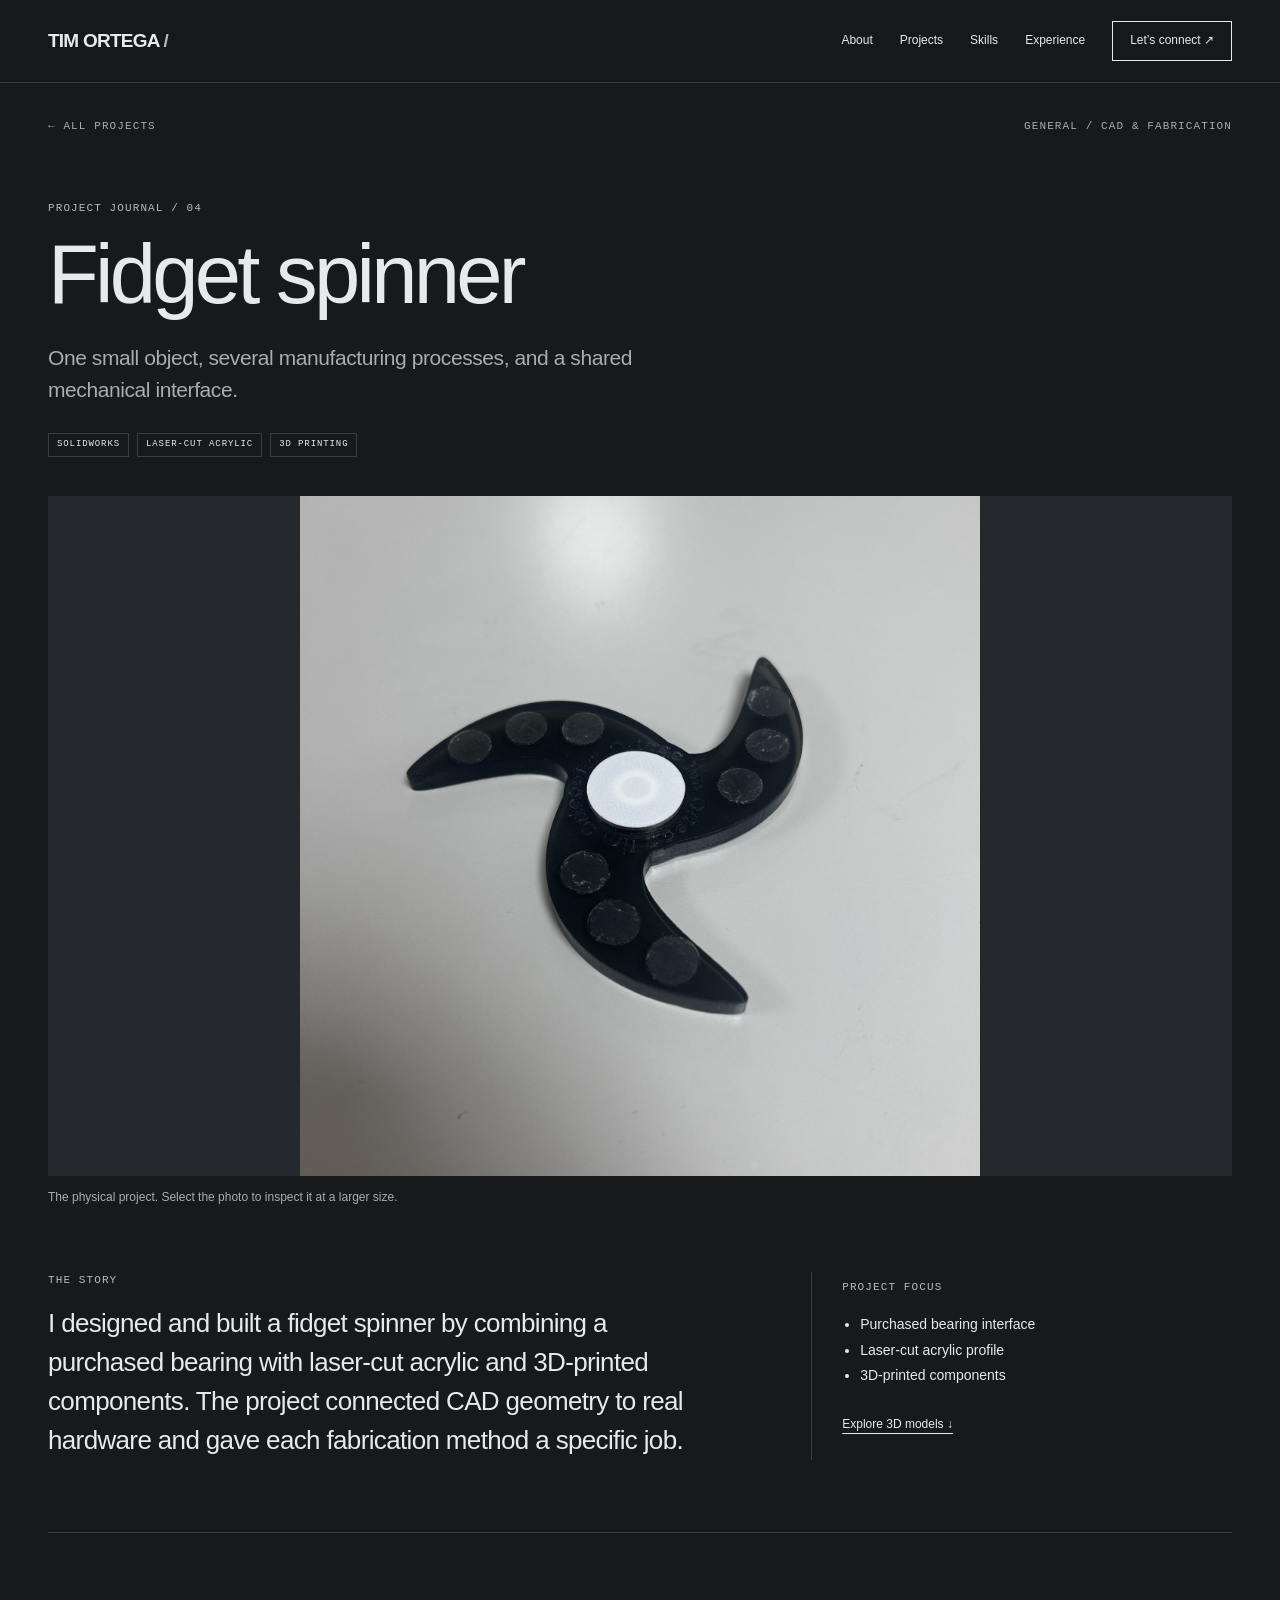
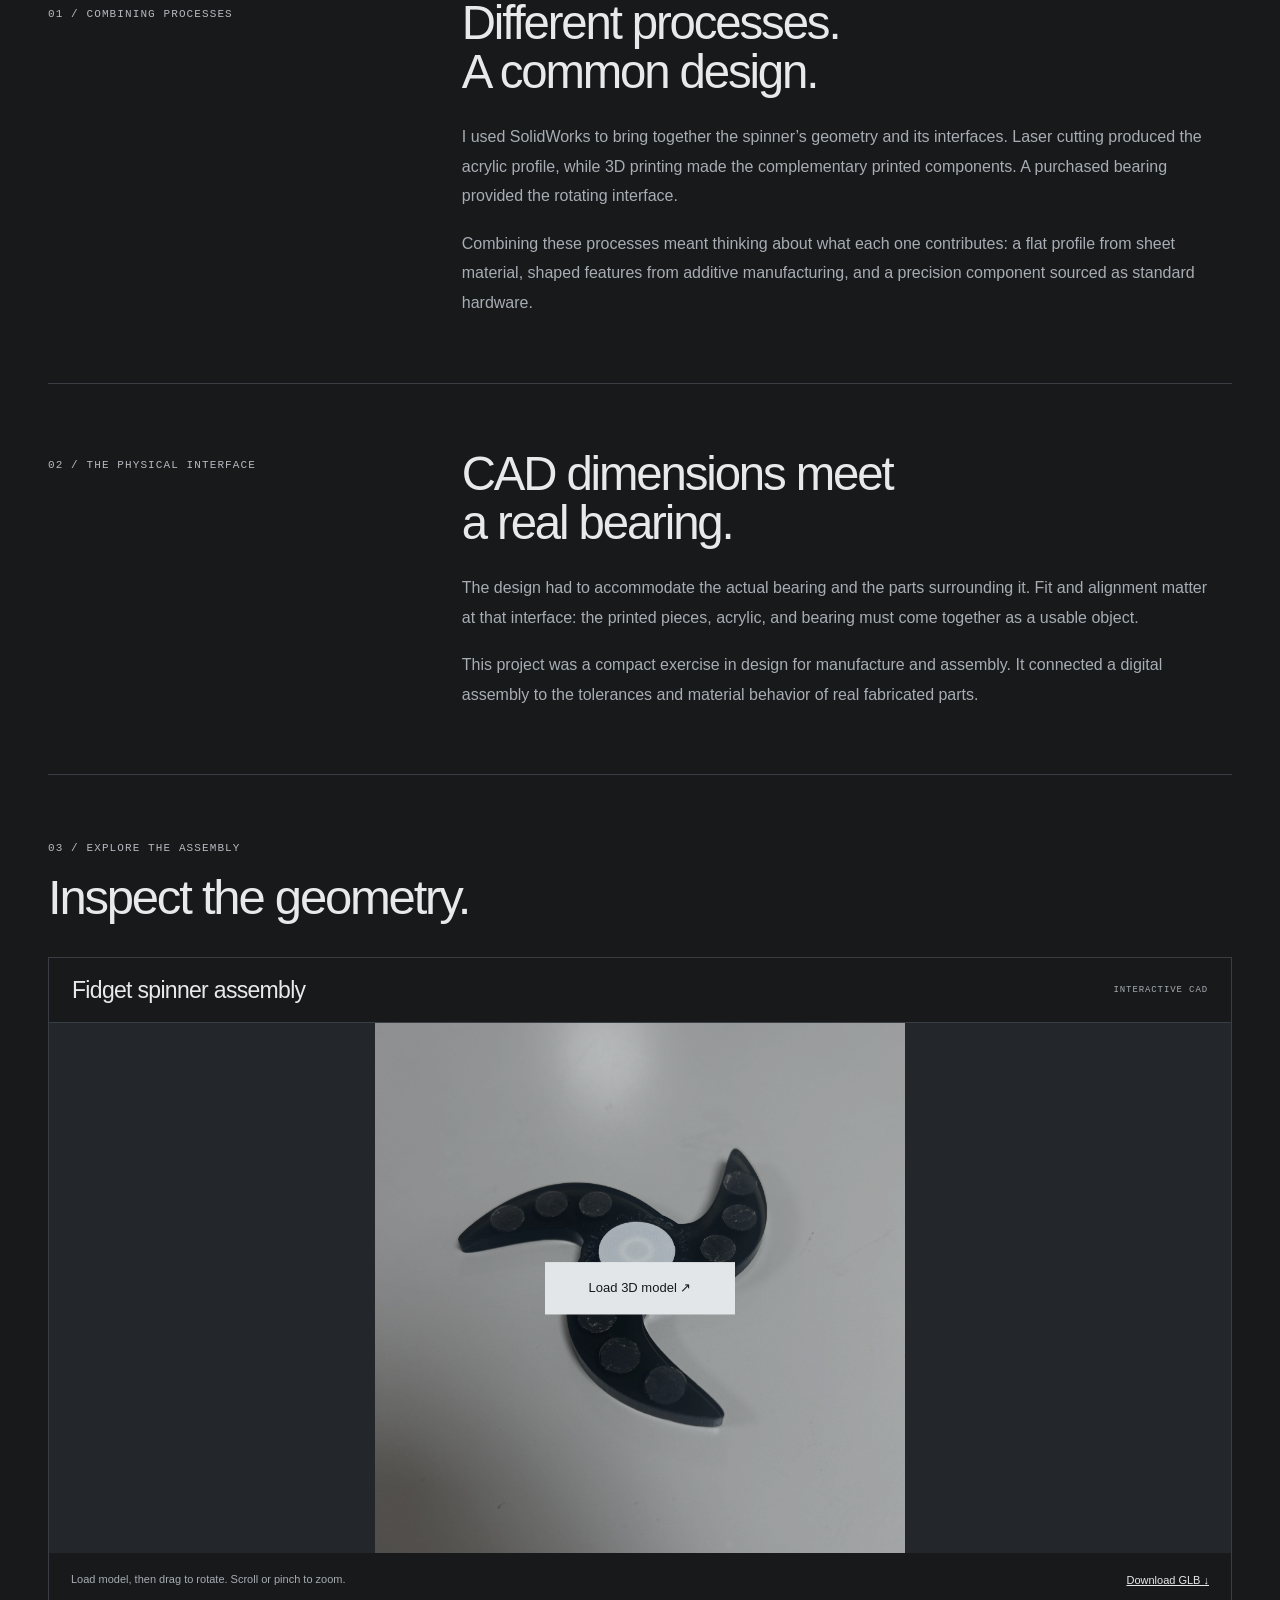
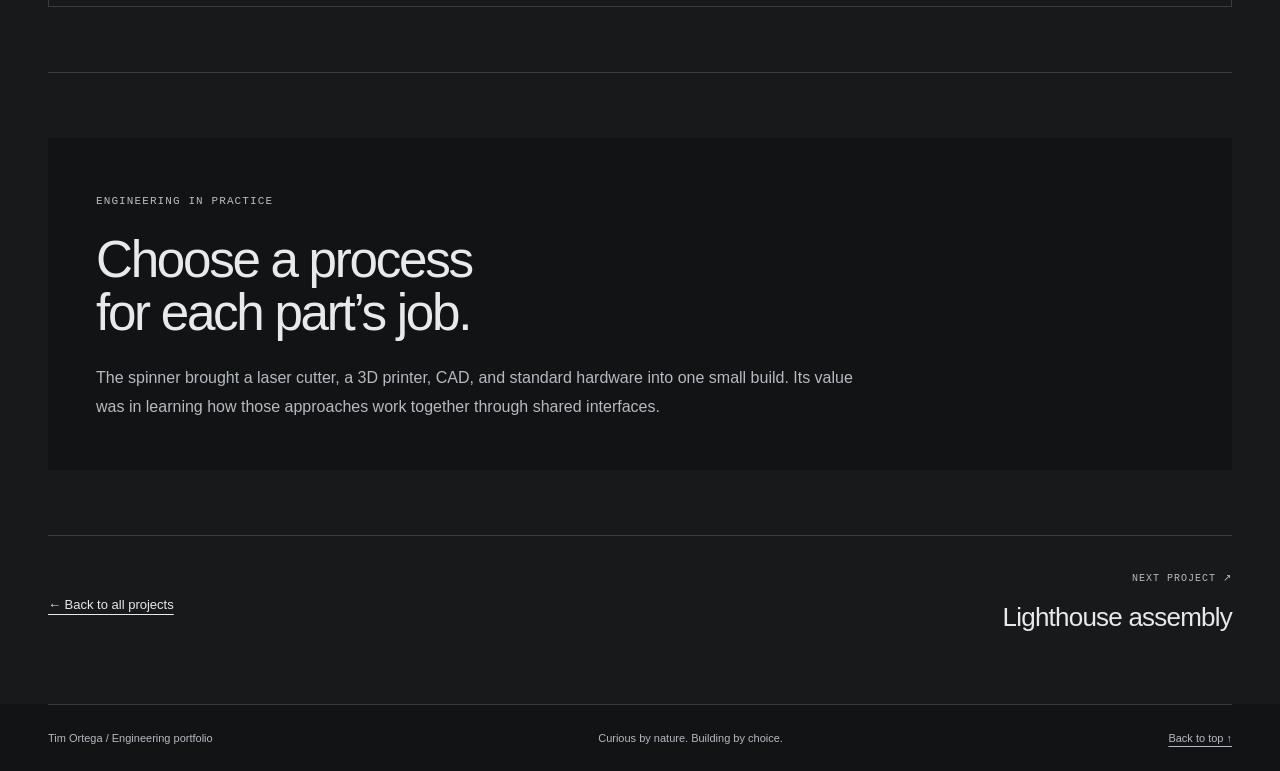
<file: projects/fidget-spinner.html>
<!doctype html><html lang="en"><head><meta charset="utf-8"><meta name="viewport" content="width=device-width,initial-scale=1"><meta name="theme-color" content="#17191b"><meta name="description" content="SolidWorks geometry brought to life with laser-cut acrylic, 3D-printed parts, and an off-the-shelf bearing."><title>Fidget spinner — Tim Ortega</title><link rel="stylesheet" href="../assets/site.css"><link rel="stylesheet" href="../assets/projects.css"><script src="../assets/site.js" defer></script><script type="module" src="../assets/vendor/model-viewer.min.js"></script></head><body id="top" class="case-page"><a class="skip" href="#main">Skip to content</a><header><div class="wrap nav"><a class="brand" href="../index.html" aria-label="Tim Ortega, home">TIM ORTEGA<em> /</em></a><button class="menu" aria-controls="navigation" aria-expanded="false">Menu <span aria-hidden="true">+</span></button><nav id="navigation" aria-label="Main navigation"><a href="../index.html#about">About</a><a href="../index.html#projects">Projects</a><a href="../index.html#skills">Skills</a><a href="../index.html#experience">Experience</a><a class="nav-contact" href="../index.html#contact">Let’s connect <span aria-hidden="true">↗</span></a></nav></div></header><main id="main"><div class="wrap"><div class="case-breadcrumb mono"><a href="../index.html#projects">← All projects</a><span>General / CAD & fabrication</span></div><div class="case-heading"><span class="section-no">Project journal / 04</span><h1>Fidget spinner</h1><p class="case-subtitle">One small object, several manufacturing processes, and a shared mechanical interface.</p><div class="case-tags"><span class="tag">SolidWorks</span><span class="tag">Laser-cut acrylic</span><span class="tag">3D printing</span></div></div><figure class="photo case-hero-image"><a href="../assets/images/fidget-spinner.jpg" class="zoom-image" aria-label="Enlarge: Black three-lobed fidget spinner with a white center cap"><img src="../assets/images/fidget-spinner.jpg" alt="Black three-lobed fidget spinner with a white center cap" loading="lazy" decoding="async"><span class="enlarge mono" aria-hidden="true">View photo ↗</span></a><figcaption>The physical project. Select the photo to inspect it at a larger size.</figcaption></figure><div id="story" class="case-overview"><div><span class="section-no">The story</span><p class="case-intro">I designed and built a fidget spinner by combining a purchased bearing with laser-cut acrylic and 3D-printed components. The project connected CAD geometry to real hardware and gave each fabrication method a specific job.</p></div><aside class="case-facts"><span class="mono">Project focus</span><ul><li>Purchased bearing interface</li><li>Laser-cut acrylic profile</li><li>3D-printed components</li></ul><a href="#cad">Explore 3D models ↓</a></aside></div>
<section class="story-section"><div class="story-label mono">01 / Combining processes</div><div class="story-copy"><h2>Different processes.<br>A common design.</h2><p>I used SolidWorks to bring together the spinner’s geometry and its interfaces. Laser cutting produced the acrylic profile, while 3D printing made the complementary printed components. A purchased bearing provided the rotating interface.</p><p>Combining these processes meant thinking about what each one contributes: a flat profile from sheet material, shaped features from additive manufacturing, and a precision component sourced as standard hardware.</p></div></section>
<section class="story-section"><div class="story-label mono">02 / The physical interface</div><div class="story-copy"><h2>CAD dimensions meet<br>a real bearing.</h2><p>The design had to accommodate the actual bearing and the parts surrounding it. Fit and alignment matter at that interface: the printed pieces, acrylic, and bearing must come together as a usable object.</p><p>This project was a compact exercise in design for manufacture and assembly. It connected a digital assembly to the tolerances and material behavior of real fabricated parts.</p></div></section>
<section class="model-section" id="cad"><span class="section-no">03 / Explore the assembly</span><h2>Inspect the geometry.</h2><div class="model-panel"><div class="model-title"><h3>Fidget spinner assembly</h3><span class="mono">Interactive CAD</span></div>
<div class="model-stage"><model-viewer id="spinner" data-src="../assets/models/fidget-spinner.glb" poster="../assets/images/fidget-spinner.jpg" alt="SolidWorks export showing the fidget spinner profile, bearing, and printed components" camera-controls touch-action="pan-y" shadow-intensity="0.6" exposure="1" camera-orbit="35deg 65deg auto" loading="eager"><img slot="poster" class="model-poster" src="../assets/images/fidget-spinner.jpg" alt="Photo of the physical project; load the CAD model to inspect its geometry"></model-viewer><button class="model-load" data-load="spinner">Load 3D model <span aria-hidden="true">↗</span></button></div>
<div class="model-toolbar"><p id="spinner-status" class="model-status" role="status">Load model, then drag to rotate. Scroll or pinch to zoom.</p><button class="reset-view" data-reset="spinner" hidden>Reset view</button><a href="../assets/models/fidget-spinner.glb" download>Download GLB ↓</a></div><noscript><p class="media-note">Enable JavaScript for the interactive viewer, or download the GLB above.</p></noscript></div></section>
<aside class="takeaway"><span class="mono">Engineering in practice</span><h2>Choose a process<br>for each part’s job.</h2><p>The spinner brought a laser cutter, a 3D printer, CAD, and standard hardware into one small build. Its value was in learning how those approaches work together through shared interfaces.</p></aside><div class="case-next"><a href="../index.html#projects">← Back to all projects</a><a href="lighthouse.html"><span class="mono">Next project ↗</span><strong>Lighthouse assembly</strong></a></div></div></main><footer class="footer"><div class="wrap"><span>Tim Ortega / Engineering portfolio</span><span>Curious by nature. Building by choice.</span><a href="#top">Back to top ↑</a></div></footer><dialog class="photo-dialog" aria-label="Expanded project photograph"><button class="close-photo" autofocus>Close ×</button><img alt=""><p></p></dialog></body></html>
</file>
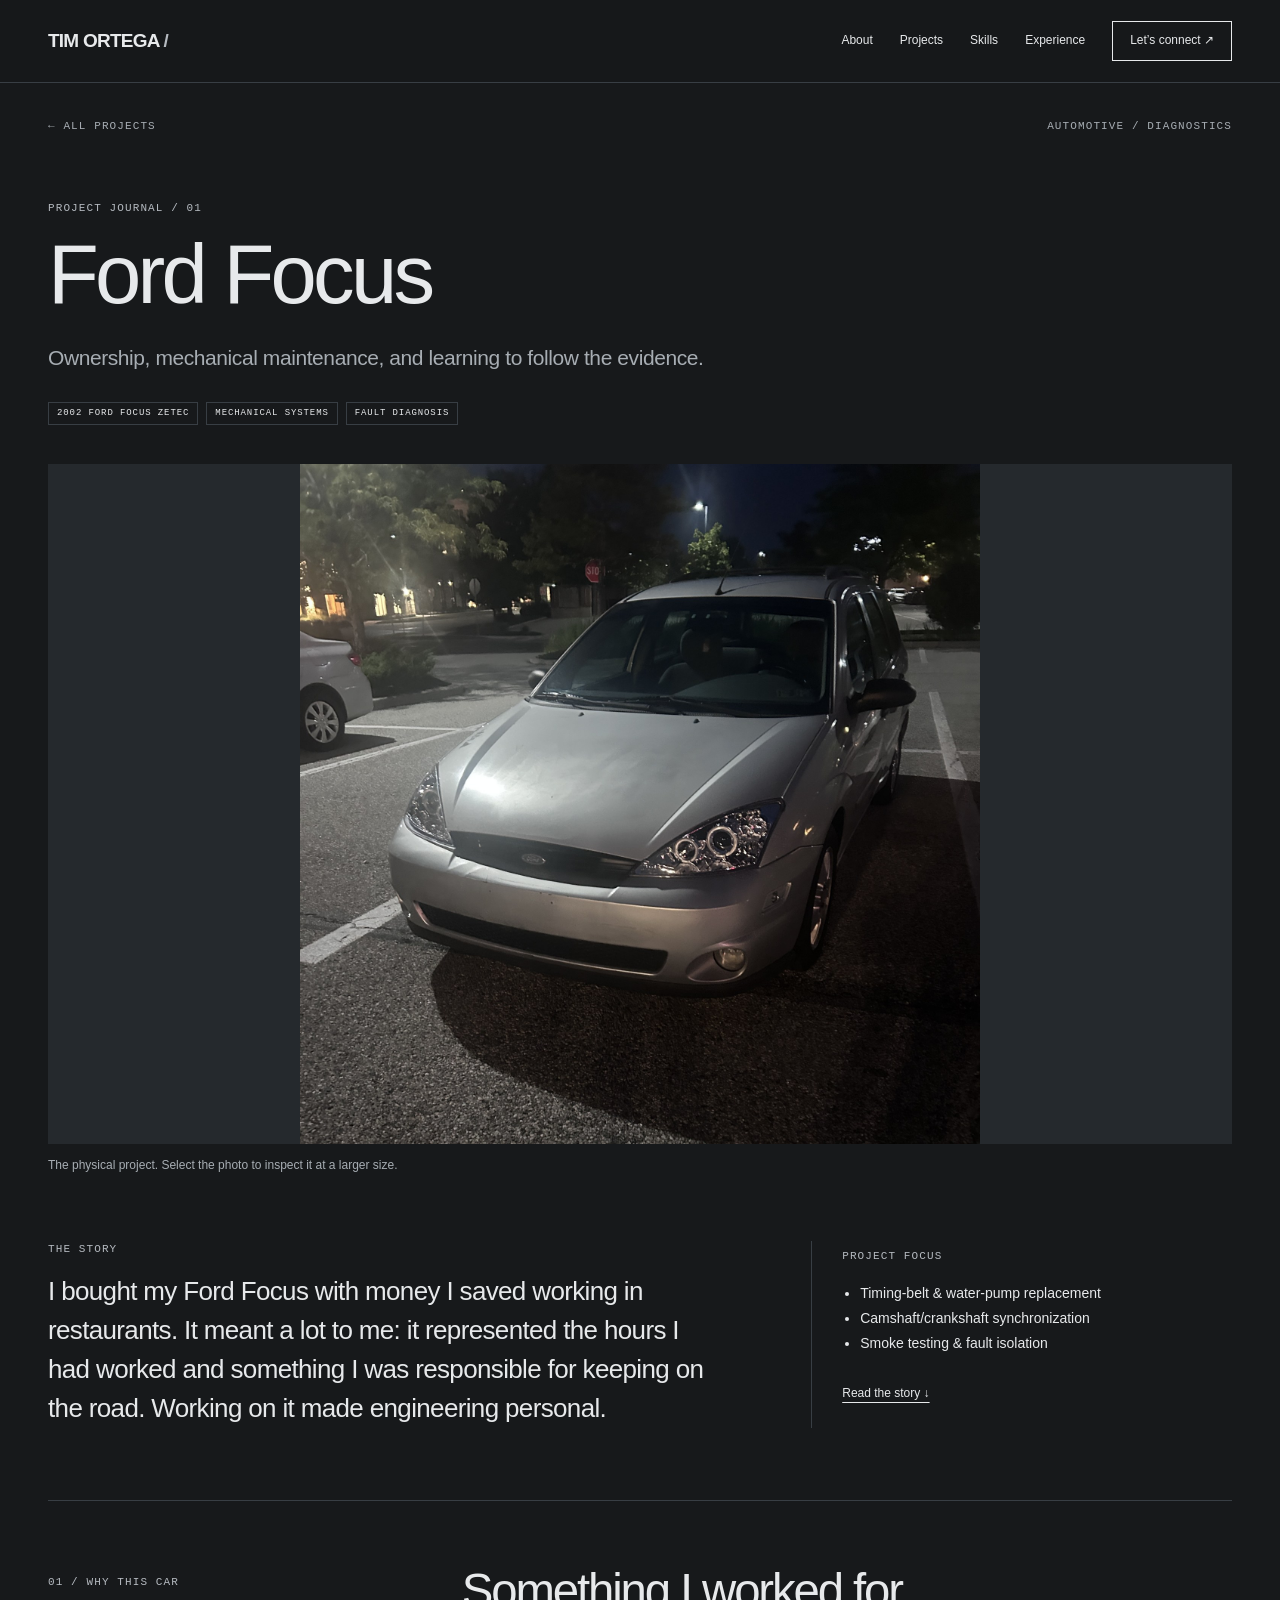
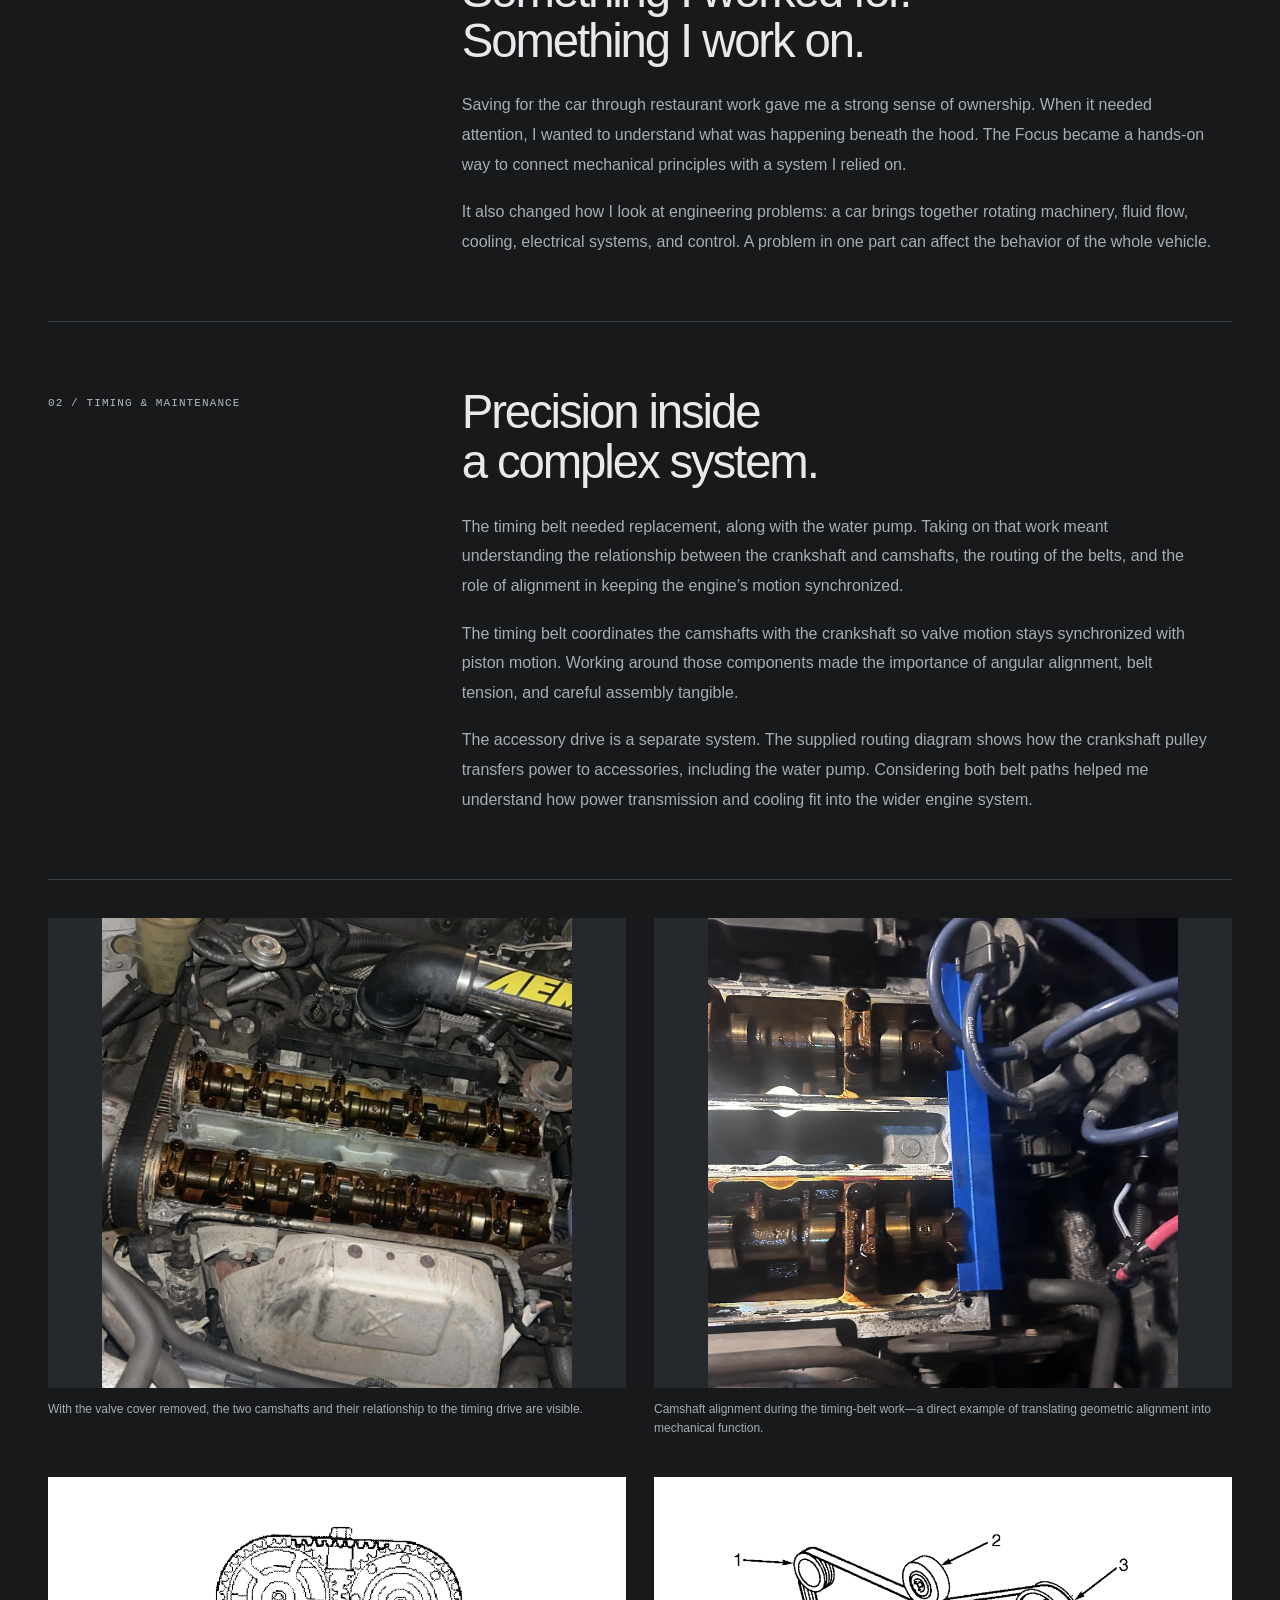
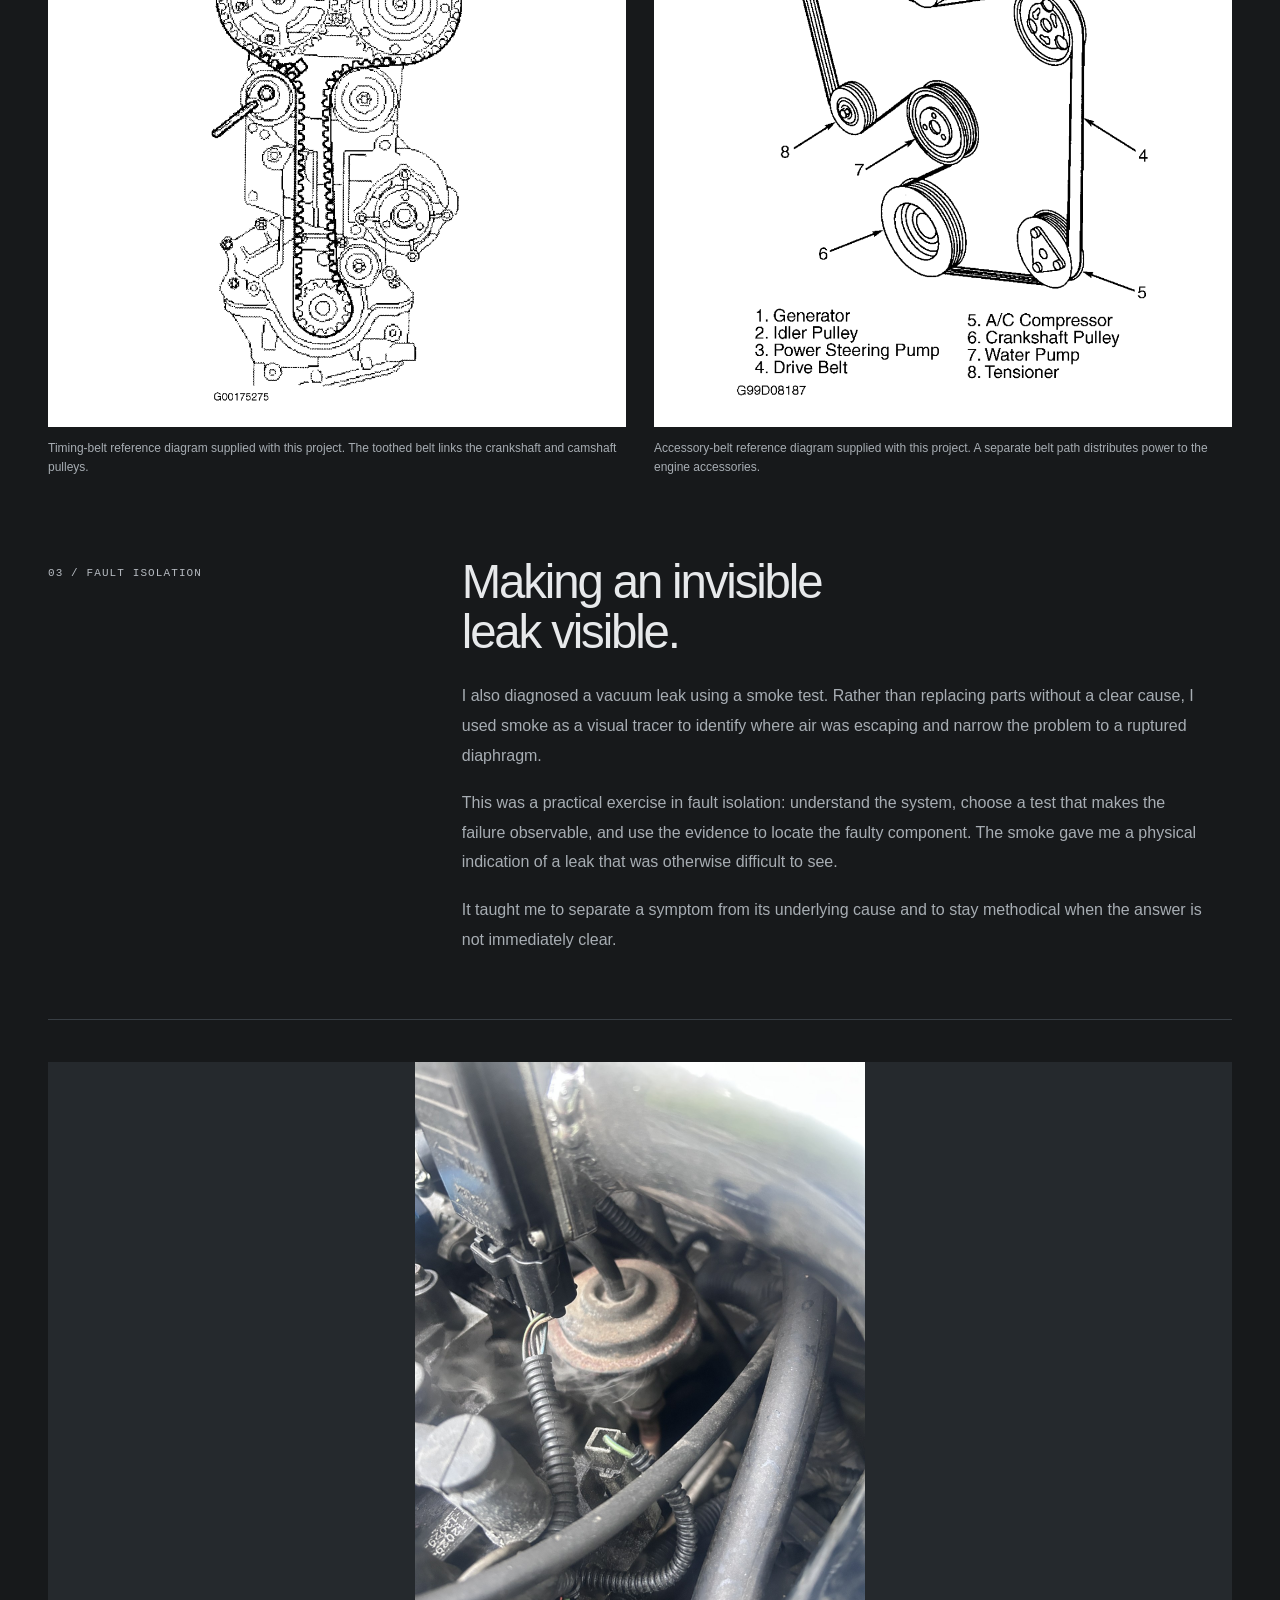
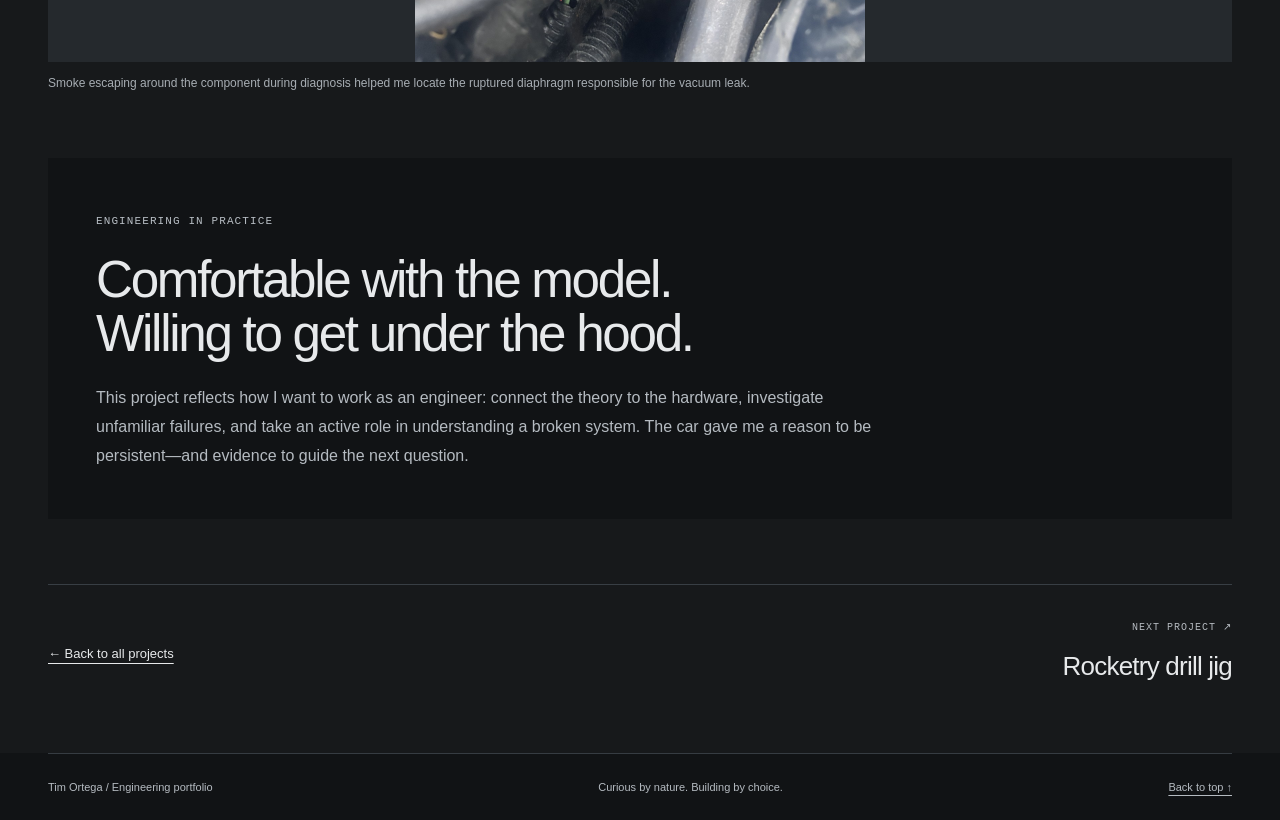
<file: projects/ford-focus.html>
<!doctype html><html lang="en"><head><meta charset="utf-8"><meta name="viewport" content="width=device-width,initial-scale=1"><meta name="theme-color" content="#17191b"><meta name="description" content="A car I earned, a system I learned: timing-belt and water-pump work, plus tracing a vacuum leak to a ruptured diaphragm."><title>Ford Focus — Tim Ortega</title><link rel="stylesheet" href="../assets/site.css"><link rel="stylesheet" href="../assets/projects.css"><script src="../assets/site.js" defer></script></head><body id="top" class="case-page"><a class="skip" href="#main">Skip to content</a><header><div class="wrap nav"><a class="brand" href="../index.html" aria-label="Tim Ortega, home">TIM ORTEGA<em> /</em></a><button class="menu" aria-controls="navigation" aria-expanded="false">Menu <span aria-hidden="true">+</span></button><nav id="navigation" aria-label="Main navigation"><a href="../index.html#about">About</a><a href="../index.html#projects">Projects</a><a href="../index.html#skills">Skills</a><a href="../index.html#experience">Experience</a><a class="nav-contact" href="../index.html#contact">Let’s connect <span aria-hidden="true">↗</span></a></nav></div></header><main id="main"><div class="wrap"><div class="case-breadcrumb mono"><a href="../index.html#projects">← All projects</a><span>Automotive / Diagnostics</span></div><div class="case-heading"><span class="section-no">Project journal / 01</span><h1>Ford Focus</h1><p class="case-subtitle">Ownership, mechanical maintenance, and learning to follow the evidence.</p><div class="case-tags"><span class="tag">2002 Ford Focus Zetec</span><span class="tag">Mechanical systems</span><span class="tag">Fault diagnosis</span></div></div><figure class="photo case-hero-image"><a href="../assets/images/ford-focus.jpg" class="zoom-image" aria-label="Enlarge: Timothy’s silver Ford Focus"><img src="../assets/images/ford-focus.jpg" alt="Timothy’s silver Ford Focus" loading="lazy" decoding="async"><span class="enlarge mono" aria-hidden="true">View photo ↗</span></a><figcaption>The physical project. Select the photo to inspect it at a larger size.</figcaption></figure><div id="story" class="case-overview"><div><span class="section-no">The story</span><p class="case-intro">I bought my Ford Focus with money I saved working in restaurants. It meant a lot to me: it represented the hours I had worked and something I was responsible for keeping on the road. Working on it made engineering personal.</p></div><aside class="case-facts"><span class="mono">Project focus</span><ul><li>Timing-belt & water-pump replacement</li><li>Camshaft/crankshaft synchronization</li><li>Smoke testing & fault isolation</li></ul><a href="#story">Read the story ↓</a></aside></div>
<section class="story-section" id="ownership"><div class="story-label mono">01 / Why this car</div><div class="story-copy"><h2>Something I worked for.<br>Something I work on.</h2><p>Saving for the car through restaurant work gave me a strong sense of ownership. When it needed attention, I wanted to understand what was happening beneath the hood. The Focus became a hands-on way to connect mechanical principles with a system I relied on.</p><p>It also changed how I look at engineering problems: a car brings together rotating machinery, fluid flow, cooling, electrical systems, and control. A problem in one part can affect the behavior of the whole vehicle.</p></div></section>
<section class="story-section" id="timing"><div class="story-label mono">02 / Timing & maintenance</div><div class="story-copy"><h2>Precision inside<br>a complex system.</h2><p>The timing belt needed replacement, along with the water pump. Taking on that work meant understanding the relationship between the crankshaft and camshafts, the routing of the belts, and the role of alignment in keeping the engine’s motion synchronized.</p><p>The timing belt coordinates the camshafts with the crankshaft so valve motion stays synchronized with piston motion. Working around those components made the importance of angular alignment, belt tension, and careful assembly tangible.</p><p>The accessory drive is a separate system. The supplied routing diagram shows how the crankshaft pulley transfers power to accessories, including the water pump. Considering both belt paths helped me understand how power transmission and cooling fit into the wider engine system.</p></div></section>
<div class="gallery two"><figure class="photo "><a href="../assets/images/exposed-camshafts.jpg" class="zoom-image" aria-label="Enlarge: Exposed camshafts with the valve cover removed"><img src="../assets/images/exposed-camshafts.jpg" alt="Exposed camshafts with the valve cover removed" loading="lazy" decoding="async"><span class="enlarge mono" aria-hidden="true">View photo ↗</span></a><figcaption>With the valve cover removed, the two camshafts and their relationship to the timing drive are visible.</figcaption></figure><figure class="photo "><a href="../assets/images/timing-alignment.jpg" class="zoom-image" aria-label="Enlarge: Alignment bar positioned at the ends of the camshafts"><img src="../assets/images/timing-alignment.jpg" alt="Alignment bar positioned at the ends of the camshafts" loading="lazy" decoding="async"><span class="enlarge mono" aria-hidden="true">View photo ↗</span></a><figcaption>Camshaft alignment during the timing-belt work—a direct example of translating geometric alignment into mechanical function.</figcaption></figure></div>
<div class="gallery two diagrams"><figure class="photo "><a href="../assets/images/timing-belt-diagram.png" class="zoom-image" aria-label="Enlarge: Reference diagram of the engine timing-belt routing"><img src="../assets/images/timing-belt-diagram.png" alt="Reference diagram of the engine timing-belt routing" loading="lazy" decoding="async"><span class="enlarge mono" aria-hidden="true">View photo ↗</span></a><figcaption>Timing-belt reference diagram supplied with this project. The toothed belt links the crankshaft and camshaft pulleys.</figcaption></figure><figure class="photo "><a href="../assets/images/accessory-belt-diagram.png" class="zoom-image" aria-label="Enlarge: Accessory-belt routing diagram labeling the crankshaft pulley, water pump, and other accessories"><img src="../assets/images/accessory-belt-diagram.png" alt="Accessory-belt routing diagram labeling the crankshaft pulley, water pump, and other accessories" loading="lazy" decoding="async"><span class="enlarge mono" aria-hidden="true">View photo ↗</span></a><figcaption>Accessory-belt reference diagram supplied with this project. A separate belt path distributes power to the engine accessories.</figcaption></figure></div>
<section class="story-section" id="diagnosis"><div class="story-label mono">03 / Fault isolation</div><div class="story-copy"><h2>Making an invisible<br>leak visible.</h2><p>I also diagnosed a vacuum leak using a smoke test. Rather than replacing parts without a clear cause, I used smoke as a visual tracer to identify where air was escaping and narrow the problem to a ruptured diaphragm.</p><p>This was a practical exercise in fault isolation: understand the system, choose a test that makes the failure observable, and use the evidence to locate the faulty component. The smoke gave me a physical indication of a leak that was otherwise difficult to see.</p><p>It taught me to separate a symptom from its underlying cause and to stay methodical when the answer is not immediately clear.</p></div></section>
<figure class="photo feature-photo"><a href="../assets/images/vacuum-leak.jpg" class="zoom-image" aria-label="Enlarge: Smoke visible around the diaphragm housing during vacuum-leak diagnosis"><img src="../assets/images/vacuum-leak.jpg" alt="Smoke visible around the diaphragm housing during vacuum-leak diagnosis" loading="lazy" decoding="async"><span class="enlarge mono" aria-hidden="true">View photo ↗</span></a><figcaption>Smoke escaping around the component during diagnosis helped me locate the ruptured diaphragm responsible for the vacuum leak.</figcaption></figure>
<aside class="takeaway"><span class="mono">Engineering in practice</span><h2>Comfortable with the model.<br>Willing to get under the hood.</h2><p>This project reflects how I want to work as an engineer: connect the theory to the hardware, investigate unfamiliar failures, and take an active role in understanding a broken system. The car gave me a reason to be persistent—and evidence to guide the next question.</p></aside><div class="case-next"><a href="../index.html#projects">← Back to all projects</a><a href="rocketry.html"><span class="mono">Next project ↗</span><strong>Rocketry drill jig</strong></a></div></div></main><footer class="footer"><div class="wrap"><span>Tim Ortega / Engineering portfolio</span><span>Curious by nature. Building by choice.</span><a href="#top">Back to top ↑</a></div></footer><dialog class="photo-dialog" aria-label="Expanded project photograph"><button class="close-photo" autofocus>Close ×</button><img alt=""><p></p></dialog></body></html>
</file>
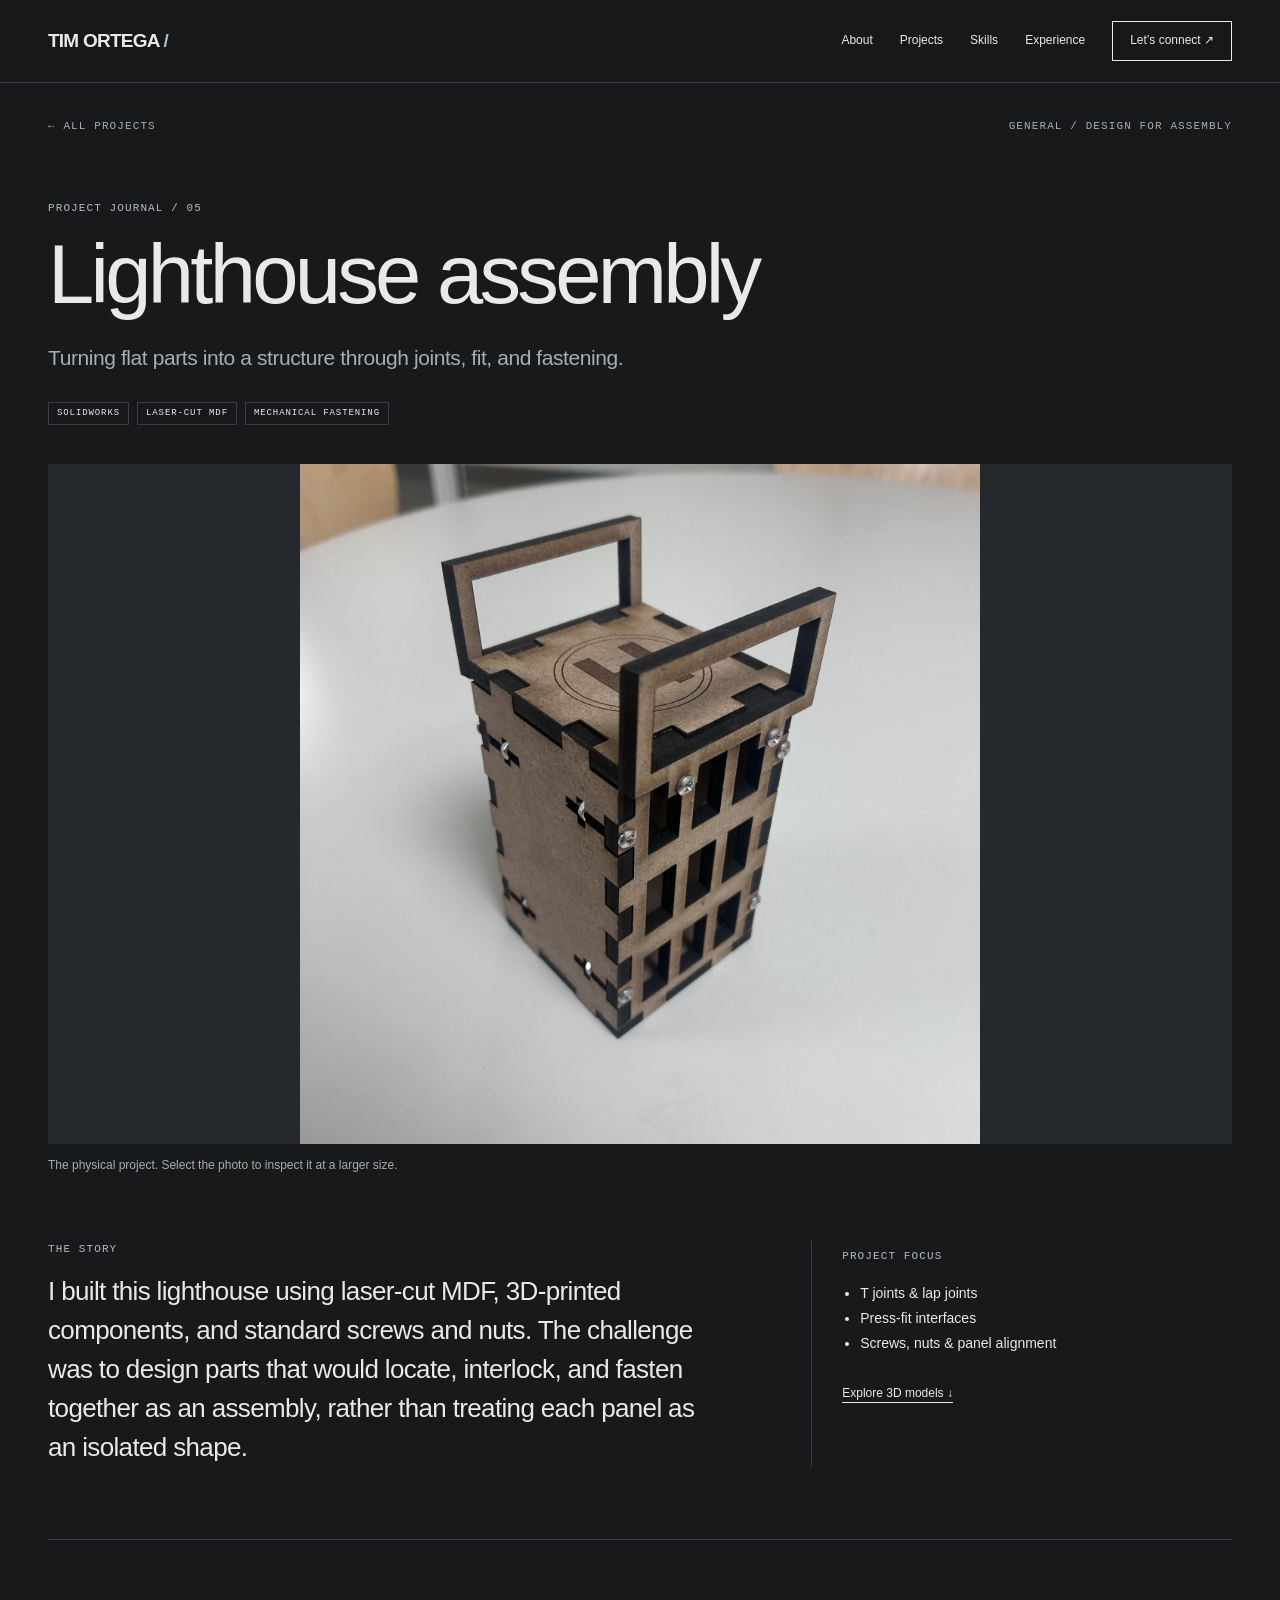
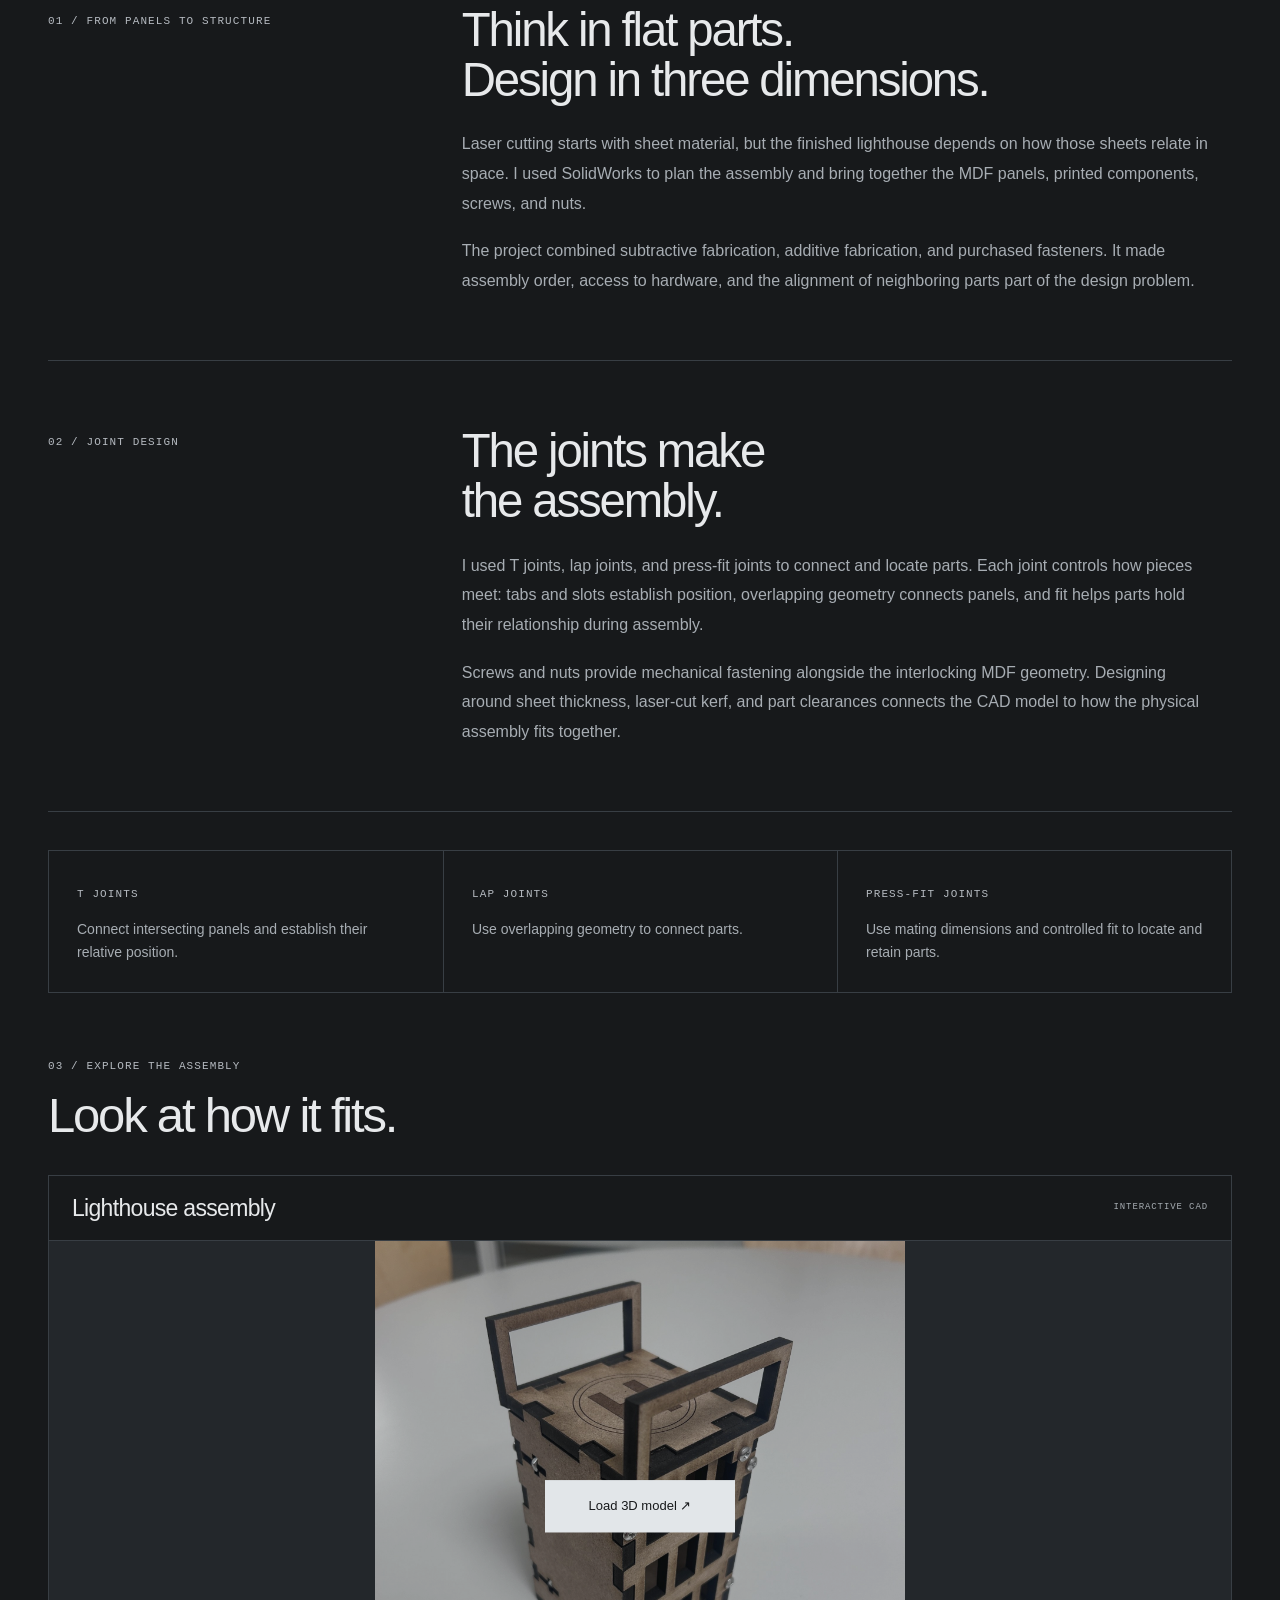
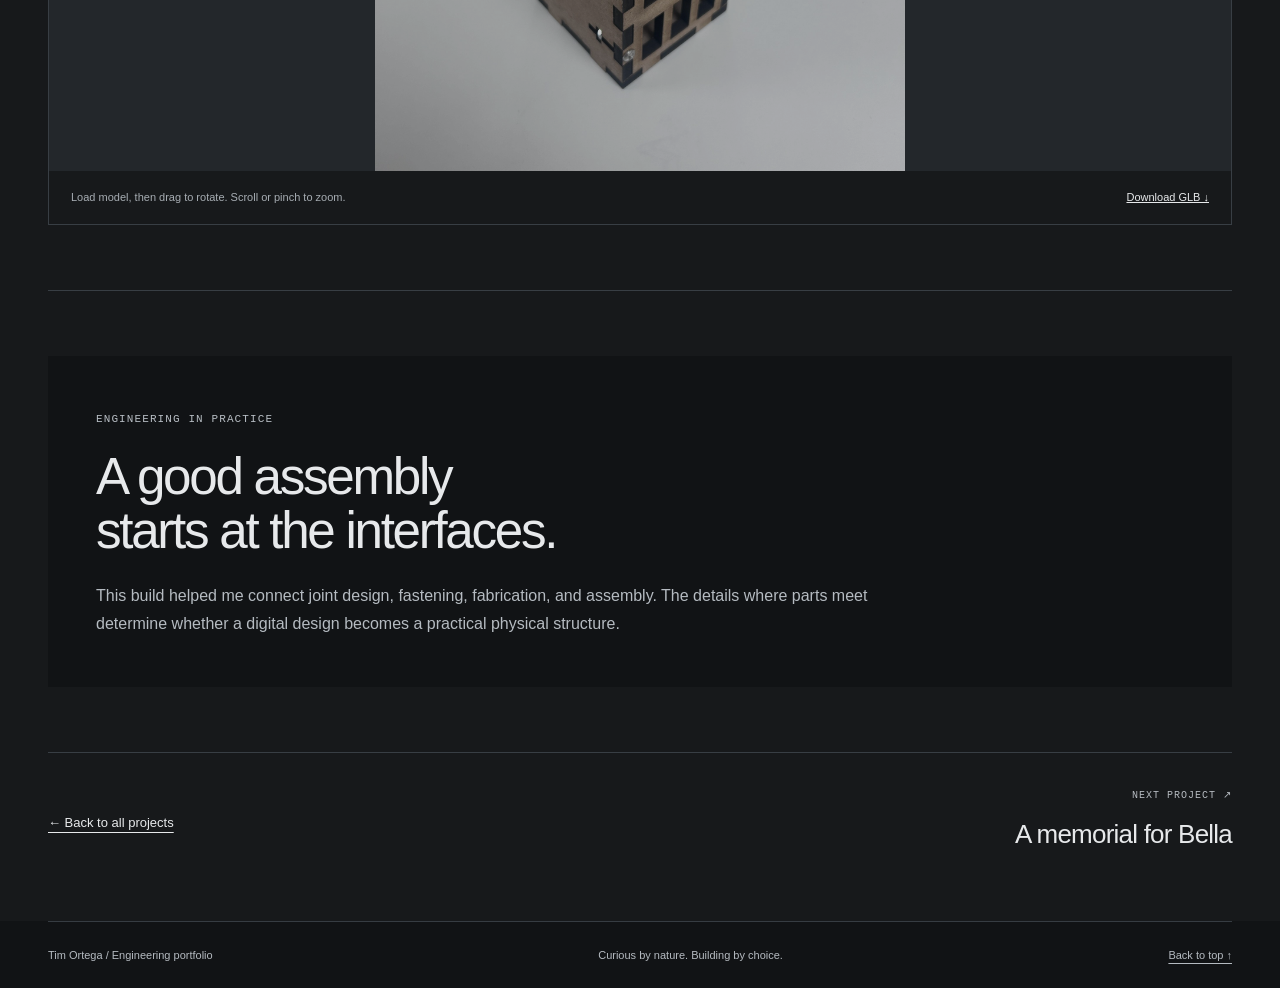
<file: projects/lighthouse.html>
<!doctype html><html lang="en"><head><meta charset="utf-8"><meta name="viewport" content="width=device-width,initial-scale=1"><meta name="theme-color" content="#17191b"><meta name="description" content="An assembly of laser-cut MDF, printed components, screws, and nuts built around intentional joint design."><title>Lighthouse assembly — Tim Ortega</title><link rel="stylesheet" href="../assets/site.css"><link rel="stylesheet" href="../assets/projects.css"><script src="../assets/site.js" defer></script><script type="module" src="../assets/vendor/model-viewer.min.js"></script></head><body id="top" class="case-page"><a class="skip" href="#main">Skip to content</a><header><div class="wrap nav"><a class="brand" href="../index.html" aria-label="Tim Ortega, home">TIM ORTEGA<em> /</em></a><button class="menu" aria-controls="navigation" aria-expanded="false">Menu <span aria-hidden="true">+</span></button><nav id="navigation" aria-label="Main navigation"><a href="../index.html#about">About</a><a href="../index.html#projects">Projects</a><a href="../index.html#skills">Skills</a><a href="../index.html#experience">Experience</a><a class="nav-contact" href="../index.html#contact">Let’s connect <span aria-hidden="true">↗</span></a></nav></div></header><main id="main"><div class="wrap"><div class="case-breadcrumb mono"><a href="../index.html#projects">← All projects</a><span>General / Design for assembly</span></div><div class="case-heading"><span class="section-no">Project journal / 05</span><h1>Lighthouse assembly</h1><p class="case-subtitle">Turning flat parts into a structure through joints, fit, and fastening.</p><div class="case-tags"><span class="tag">SolidWorks</span><span class="tag">Laser-cut MDF</span><span class="tag">Mechanical fastening</span></div></div><figure class="photo case-hero-image"><a href="../assets/images/lighthouse.jpg" class="zoom-image" aria-label="Enlarge: Laser-cut MDF lighthouse assembly with interlocking panels and screws"><img src="../assets/images/lighthouse.jpg" alt="Laser-cut MDF lighthouse assembly with interlocking panels and screws" loading="lazy" decoding="async"><span class="enlarge mono" aria-hidden="true">View photo ↗</span></a><figcaption>The physical project. Select the photo to inspect it at a larger size.</figcaption></figure><div id="story" class="case-overview"><div><span class="section-no">The story</span><p class="case-intro">I built this lighthouse using laser-cut MDF, 3D-printed components, and standard screws and nuts. The challenge was to design parts that would locate, interlock, and fasten together as an assembly, rather than treating each panel as an isolated shape.</p></div><aside class="case-facts"><span class="mono">Project focus</span><ul><li>T joints & lap joints</li><li>Press-fit interfaces</li><li>Screws, nuts & panel alignment</li></ul><a href="#cad">Explore 3D models ↓</a></aside></div>
<section class="story-section"><div class="story-label mono">01 / From panels to structure</div><div class="story-copy"><h2>Think in flat parts.<br>Design in three dimensions.</h2><p>Laser cutting starts with sheet material, but the finished lighthouse depends on how those sheets relate in space. I used SolidWorks to plan the assembly and bring together the MDF panels, printed components, screws, and nuts.</p><p>The project combined subtractive fabrication, additive fabrication, and purchased fasteners. It made assembly order, access to hardware, and the alignment of neighboring parts part of the design problem.</p></div></section>
<section class="story-section"><div class="story-label mono">02 / Joint design</div><div class="story-copy"><h2>The joints make<br>the assembly.</h2><p>I used T joints, lap joints, and press-fit joints to connect and locate parts. Each joint controls how pieces meet: tabs and slots establish position, overlapping geometry connects panels, and fit helps parts hold their relationship during assembly.</p><p>Screws and nuts provide mechanical fastening alongside the interlocking MDF geometry. Designing around sheet thickness, laser-cut kerf, and part clearances connects the CAD model to how the physical assembly fits together.</p></div></section>
<div class="system-strip"><div><span class="mono">T joints</span><p>Connect intersecting panels and establish their relative position.</p></div><div><span class="mono">Lap joints</span><p>Use overlapping geometry to connect parts.</p></div><div><span class="mono">Press-fit joints</span><p>Use mating dimensions and controlled fit to locate and retain parts.</p></div></div>
<section class="model-section" id="cad"><span class="section-no">03 / Explore the assembly</span><h2>Look at how it fits.</h2><div class="model-panel"><div class="model-title"><h3>Lighthouse assembly</h3><span class="mono">Interactive CAD</span></div>
<div class="model-stage"><model-viewer id="lighthouse" data-src="../assets/models/lighthouse.glb" poster="../assets/images/lighthouse.jpg" alt="CAD assembly of the lighthouse, showing panel geometry, openings, and interlocking features" camera-controls touch-action="pan-y" shadow-intensity="0.6" exposure="1" camera-orbit="35deg 65deg auto" loading="eager"><img slot="poster" class="model-poster" src="../assets/images/lighthouse.jpg" alt="Photo of the physical project; load the CAD model to inspect its geometry"></model-viewer><button class="model-load" data-load="lighthouse">Load 3D model <span aria-hidden="true">↗</span></button></div>
<div class="model-toolbar"><p id="lighthouse-status" class="model-status" role="status">Load model, then drag to rotate. Scroll or pinch to zoom.</p><button class="reset-view" data-reset="lighthouse" hidden>Reset view</button><a href="../assets/models/lighthouse.glb" download>Download GLB ↓</a></div><noscript><p class="media-note">Enable JavaScript for the interactive viewer, or download the GLB above.</p></noscript></div></section>
<aside class="takeaway"><span class="mono">Engineering in practice</span><h2>A good assembly<br>starts at the interfaces.</h2><p>This build helped me connect joint design, fastening, fabrication, and assembly. The details where parts meet determine whether a digital design becomes a practical physical structure.</p></aside><div class="case-next"><a href="../index.html#projects">← Back to all projects</a><a href="bella-memorial.html"><span class="mono">Next project ↗</span><strong>A memorial for Bella</strong></a></div></div></main><footer class="footer"><div class="wrap"><span>Tim Ortega / Engineering portfolio</span><span>Curious by nature. Building by choice.</span><a href="#top">Back to top ↑</a></div></footer><dialog class="photo-dialog" aria-label="Expanded project photograph"><button class="close-photo" autofocus>Close ×</button><img alt=""><p></p></dialog></body></html>
</file>
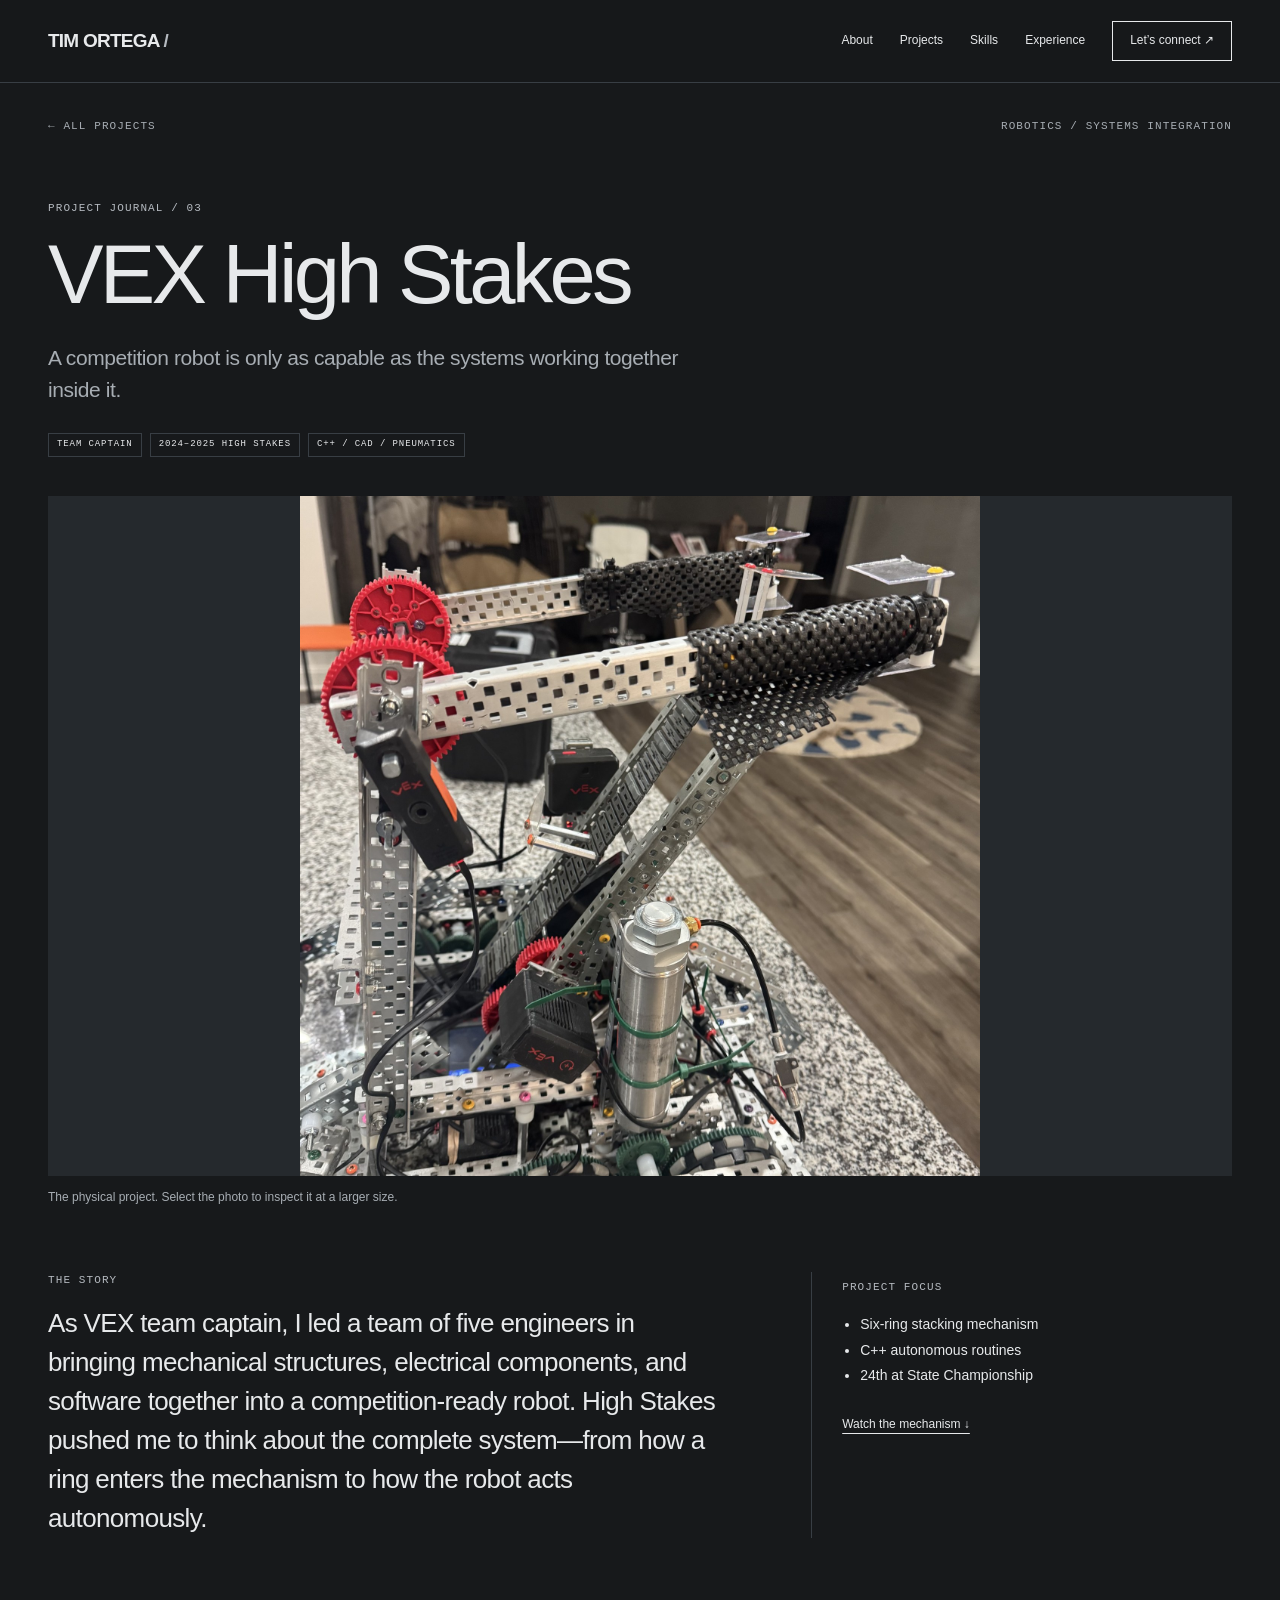
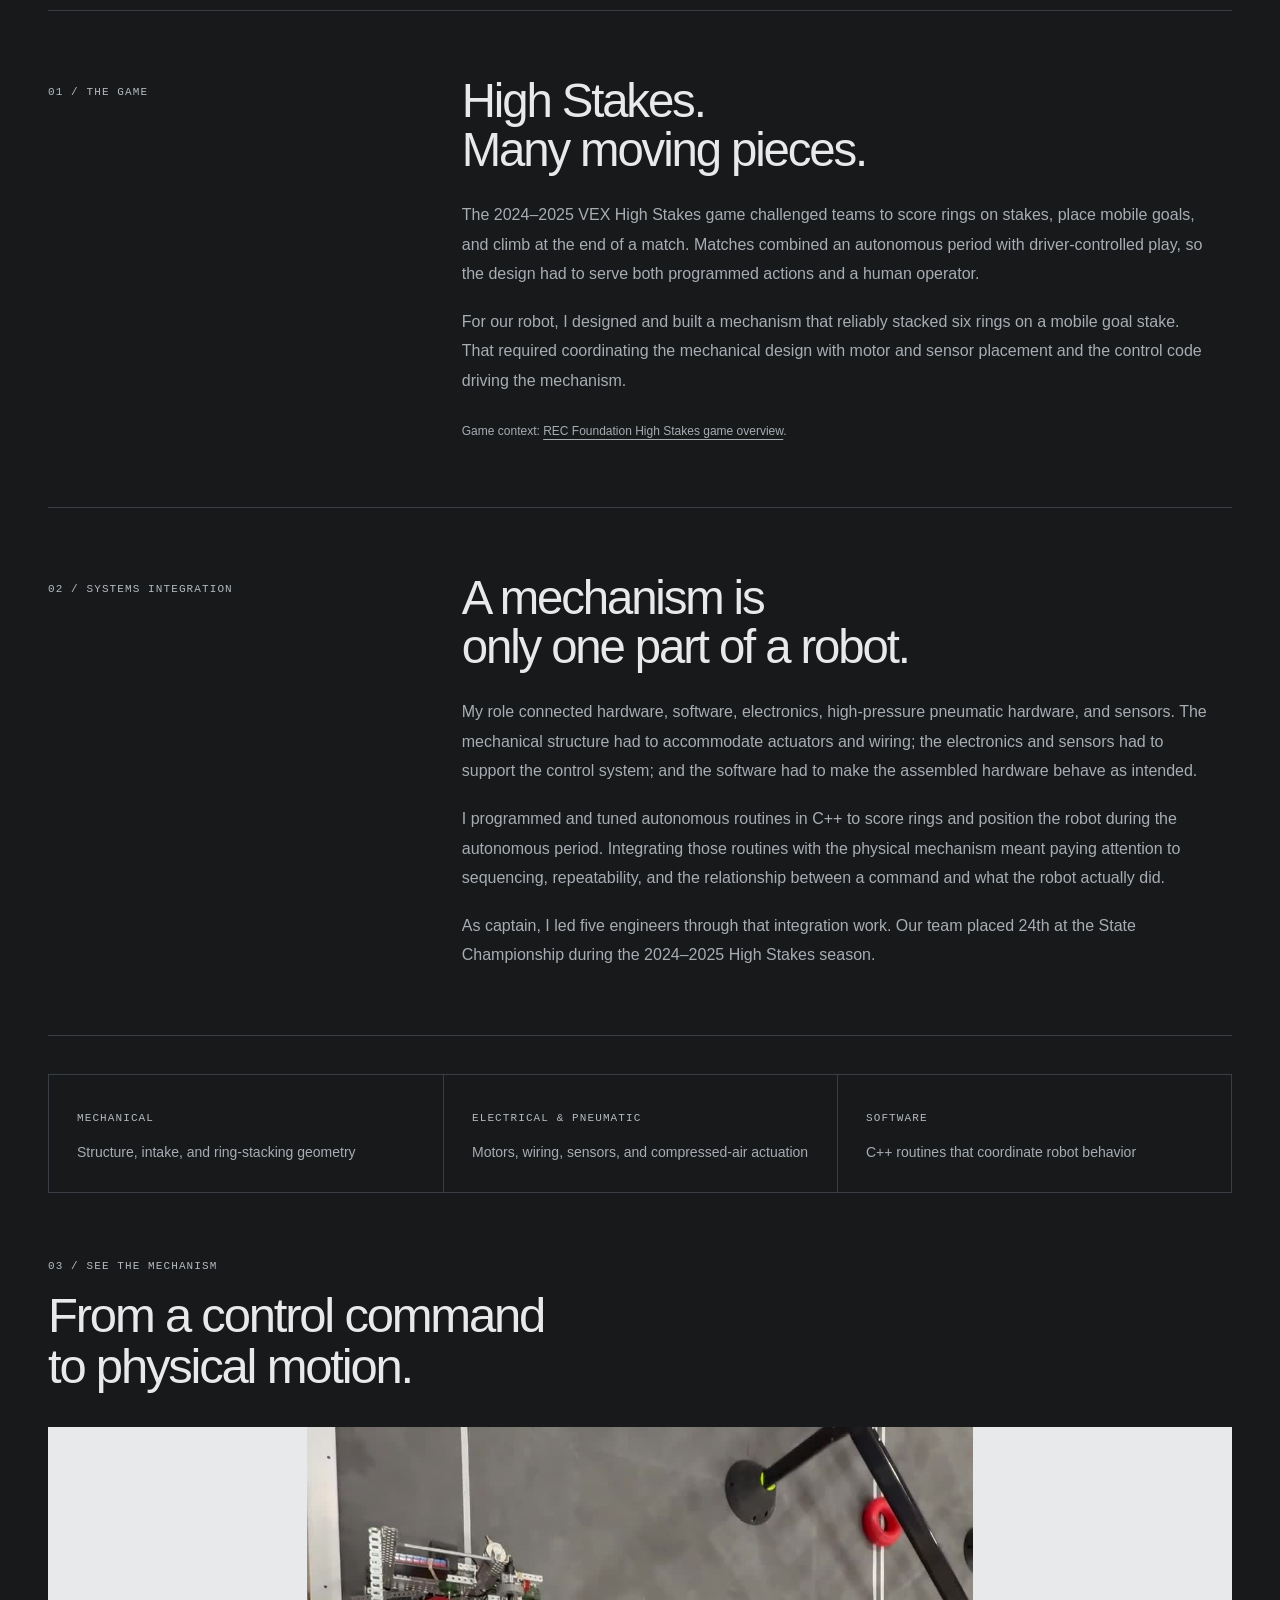
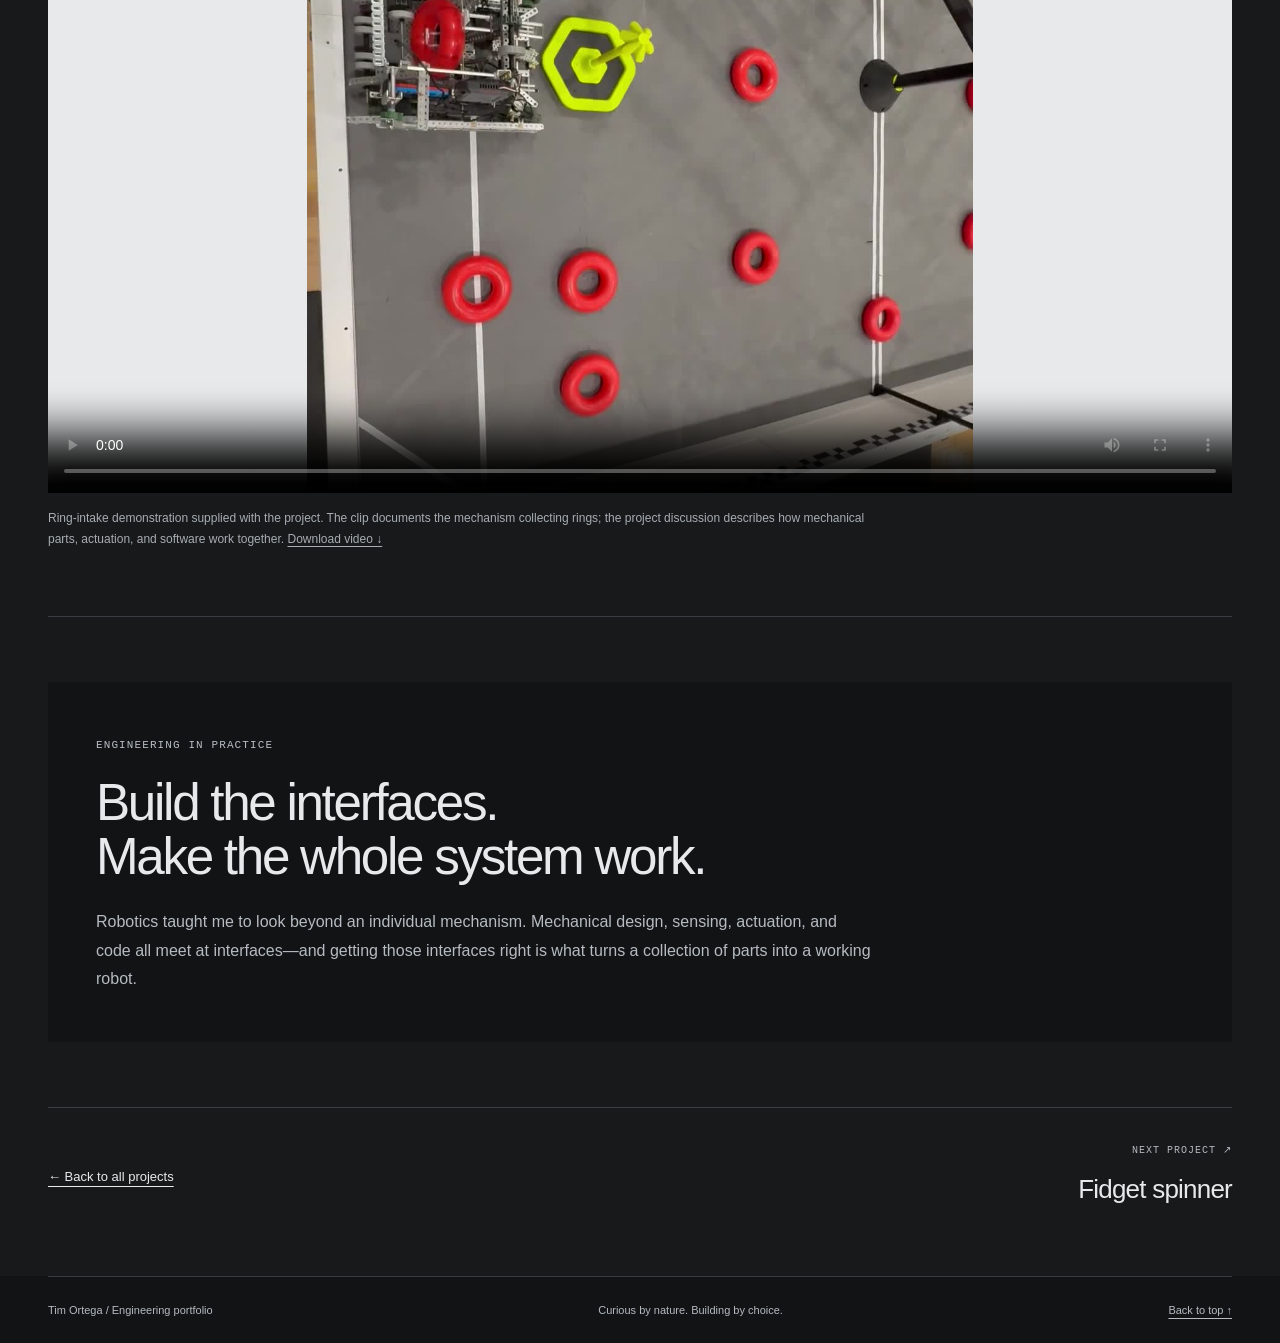
<file: projects/robotics.html>
<!doctype html><html lang="en"><head><meta charset="utf-8"><meta name="viewport" content="width=device-width,initial-scale=1"><meta name="theme-color" content="#17191b"><meta name="description" content="Leading five engineers to integrate mechanisms, electronics, pneumatics, sensors, and C++ into a competition robot."><title>VEX High Stakes — Tim Ortega</title><link rel="stylesheet" href="../assets/site.css"><link rel="stylesheet" href="../assets/projects.css"><script src="../assets/site.js" defer></script></head><body id="top" class="case-page"><a class="skip" href="#main">Skip to content</a><header><div class="wrap nav"><a class="brand" href="../index.html" aria-label="Tim Ortega, home">TIM ORTEGA<em> /</em></a><button class="menu" aria-controls="navigation" aria-expanded="false">Menu <span aria-hidden="true">+</span></button><nav id="navigation" aria-label="Main navigation"><a href="../index.html#about">About</a><a href="../index.html#projects">Projects</a><a href="../index.html#skills">Skills</a><a href="../index.html#experience">Experience</a><a class="nav-contact" href="../index.html#contact">Let’s connect <span aria-hidden="true">↗</span></a></nav></div></header><main id="main"><div class="wrap"><div class="case-breadcrumb mono"><a href="../index.html#projects">← All projects</a><span>Robotics / Systems integration</span></div><div class="case-heading"><span class="section-no">Project journal / 03</span><h1>VEX High Stakes</h1><p class="case-subtitle">A competition robot is only as capable as the systems working together inside it.</p><div class="case-tags"><span class="tag">Team Captain</span><span class="tag">2024–2025 High Stakes</span><span class="tag">C++ / CAD / Pneumatics</span></div></div><figure class="photo case-hero-image"><a href="../assets/images/vex-robot.jpg" class="zoom-image" aria-label="Enlarge: VEX robot intake, drivetrain structure, motors, wiring, and pneumatic hardware"><img src="../assets/images/vex-robot.jpg" alt="VEX robot intake, drivetrain structure, motors, wiring, and pneumatic hardware" loading="lazy" decoding="async"><span class="enlarge mono" aria-hidden="true">View photo ↗</span></a><figcaption>The physical project. Select the photo to inspect it at a larger size.</figcaption></figure><div id="story" class="case-overview"><div><span class="section-no">The story</span><p class="case-intro">As VEX team captain, I led a team of five engineers in bringing mechanical structures, electrical components, and software together into a competition-ready robot. High Stakes pushed me to think about the complete system—from how a ring enters the mechanism to how the robot acts autonomously.</p></div><aside class="case-facts"><span class="mono">Project focus</span><ul><li>Six-ring stacking mechanism</li><li>C++ autonomous routines</li><li>24th at State Championship</li></ul><a href="#video">Watch the mechanism ↓</a></aside></div>
<section class="story-section"><div class="story-label mono">01 / The game</div><div class="story-copy"><h2>High Stakes.<br>Many moving pieces.</h2><p>The 2024–2025 VEX High Stakes game challenged teams to score rings on stakes, place mobile goals, and climb at the end of a match. Matches combined an autonomous period with driver-controlled play, so the design had to serve both programmed actions and a human operator.</p><p>For our robot, I designed and built a mechanism that reliably stacked six rings on a mobile goal stake. That required coordinating the mechanical design with motor and sensor placement and the control code driving the mechanism.</p><p class="source-note">Game context: <a href="https://kb.roboticseducation.org/hc/en-us/article_attachments/29449807522839">REC Foundation High Stakes game overview</a>.</p></div></section>
<section class="story-section"><div class="story-label mono">02 / Systems integration</div><div class="story-copy"><h2>A mechanism is<br>only one part of a robot.</h2><p>My role connected hardware, software, electronics, high-pressure pneumatic hardware, and sensors. The mechanical structure had to accommodate actuators and wiring; the electronics and sensors had to support the control system; and the software had to make the assembled hardware behave as intended.</p><p>I programmed and tuned autonomous routines in C++ to score rings and position the robot during the autonomous period. Integrating those routines with the physical mechanism meant paying attention to sequencing, repeatability, and the relationship between a command and what the robot actually did.</p><p>As captain, I led five engineers through that integration work. Our team placed 24th at the State Championship during the 2024–2025 High Stakes season.</p></div></section>
<div class="system-strip"><div><span class="mono">Mechanical</span><p>Structure, intake, and ring-stacking geometry</p></div><div><span class="mono">Electrical & pneumatic</span><p>Motors, wiring, sensors, and compressed-air actuation</p></div><div><span class="mono">Software</span><p>C++ routines that coordinate robot behavior</p></div></div>
<section class="video-section" id="video"><span class="section-no">03 / See the mechanism</span><h2>From a control command<br>to physical motion.</h2><figure class="video-figure"><video controls playsinline preload="metadata" poster="../assets/images/vex-video-poster.jpg" aria-label="VEX robot ring-intake demonstration" aria-describedby="video-description"><source src="../assets/video/vex-ring-intake.mp4" type="video/mp4"><p>Your browser cannot play this video. <a href="../assets/video/vex-ring-intake.mp4">Download the demonstration.</a></p></video><figcaption id="video-description">Ring-intake demonstration supplied with the project. The clip documents the mechanism collecting rings; the project discussion describes how mechanical parts, actuation, and software work together. <a href="../assets/video/vex-ring-intake.mp4" download>Download video ↓</a></figcaption></figure></section>
<aside class="takeaway"><span class="mono">Engineering in practice</span><h2>Build the interfaces.<br>Make the whole system work.</h2><p>Robotics taught me to look beyond an individual mechanism. Mechanical design, sensing, actuation, and code all meet at interfaces—and getting those interfaces right is what turns a collection of parts into a working robot.</p></aside><div class="case-next"><a href="../index.html#projects">← Back to all projects</a><a href="fidget-spinner.html"><span class="mono">Next project ↗</span><strong>Fidget spinner</strong></a></div></div></main><footer class="footer"><div class="wrap"><span>Tim Ortega / Engineering portfolio</span><span>Curious by nature. Building by choice.</span><a href="#top">Back to top ↑</a></div></footer><dialog class="photo-dialog" aria-label="Expanded project photograph"><button class="close-photo" autofocus>Close ×</button><img alt=""><p></p></dialog></body></html>
</file>
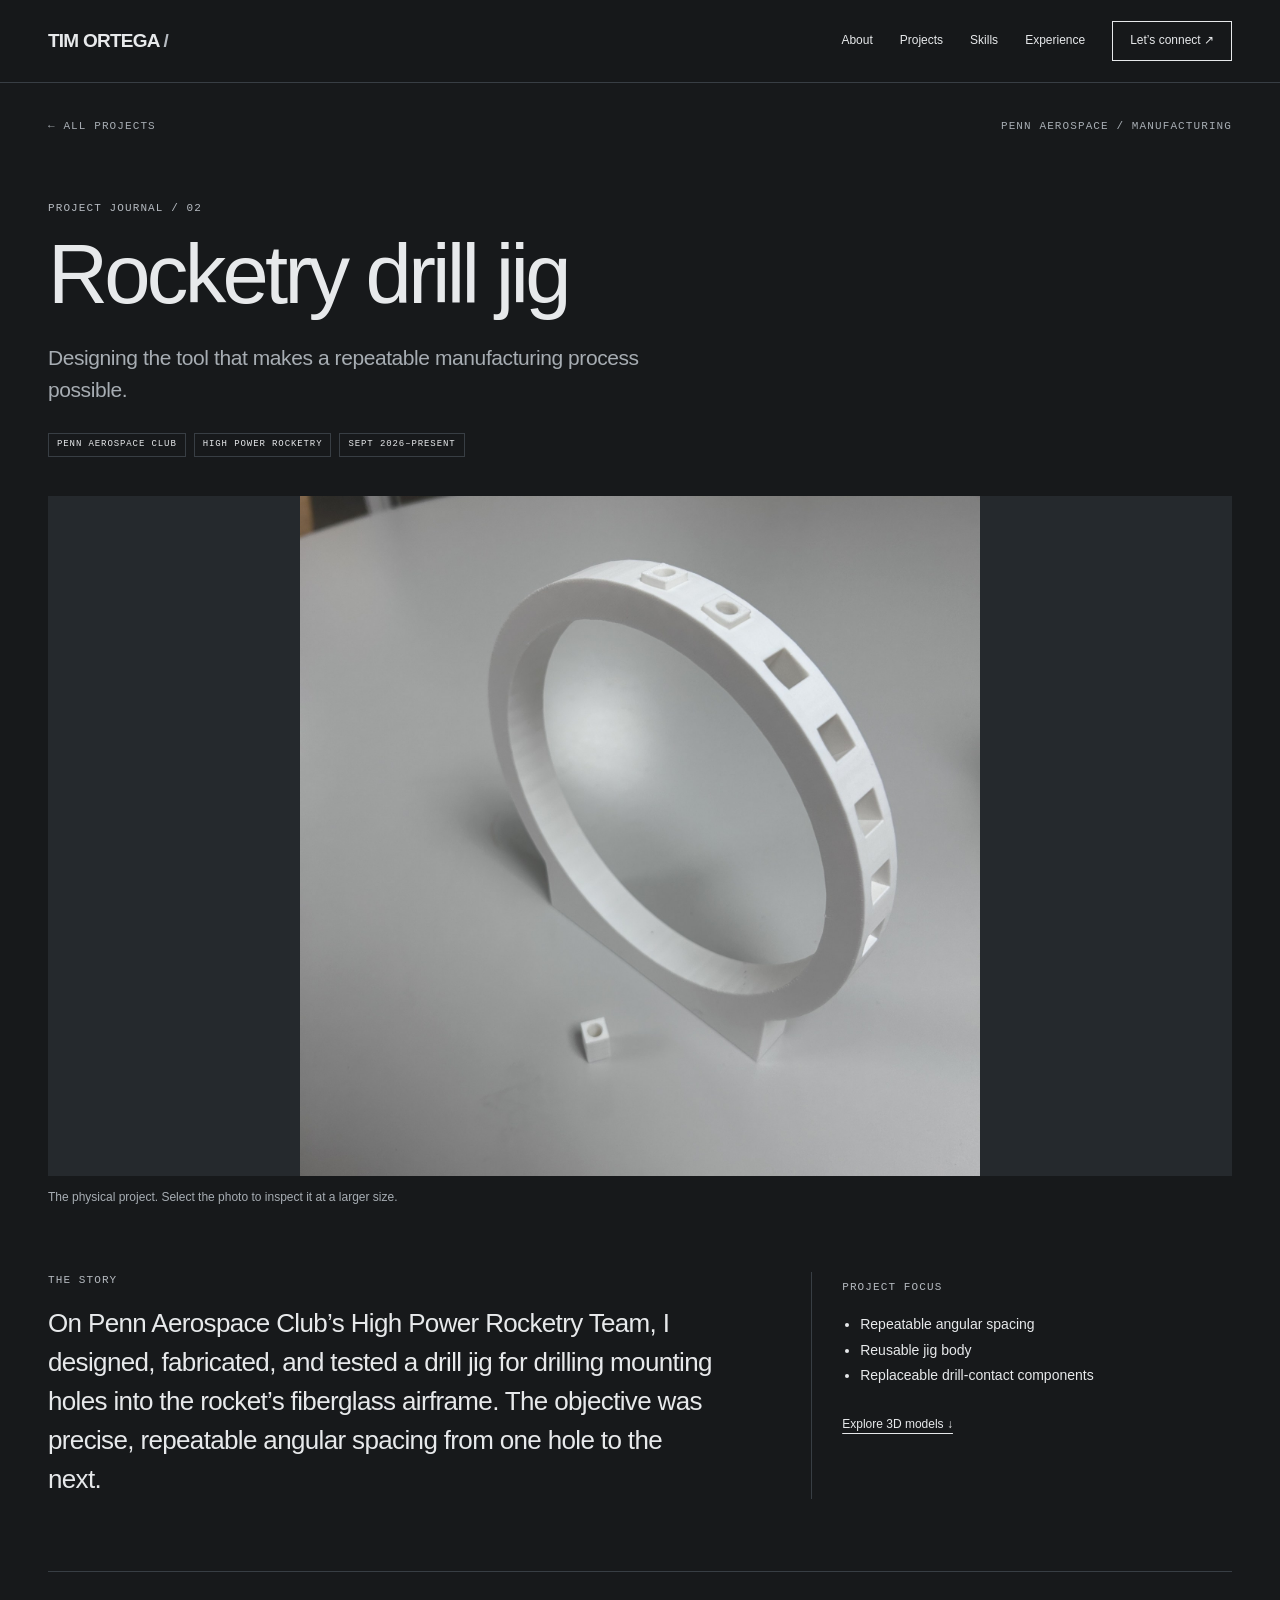
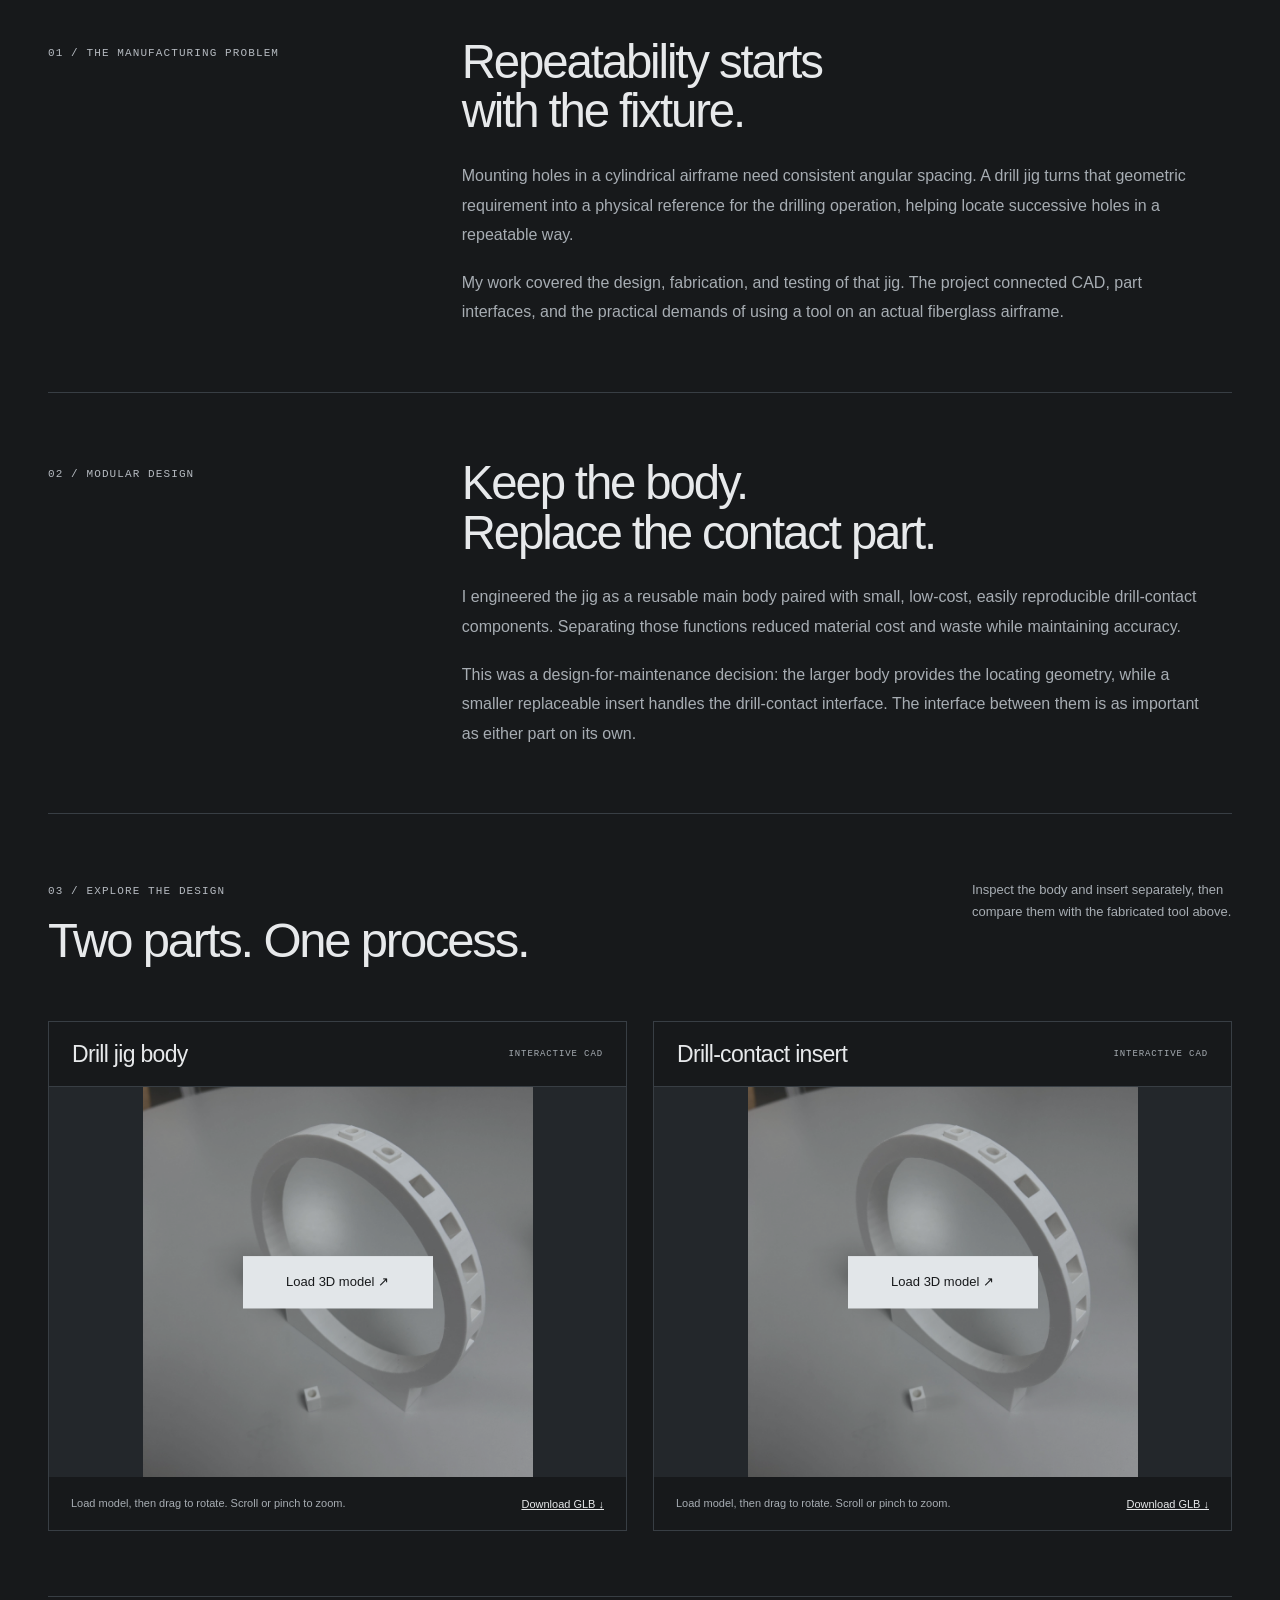
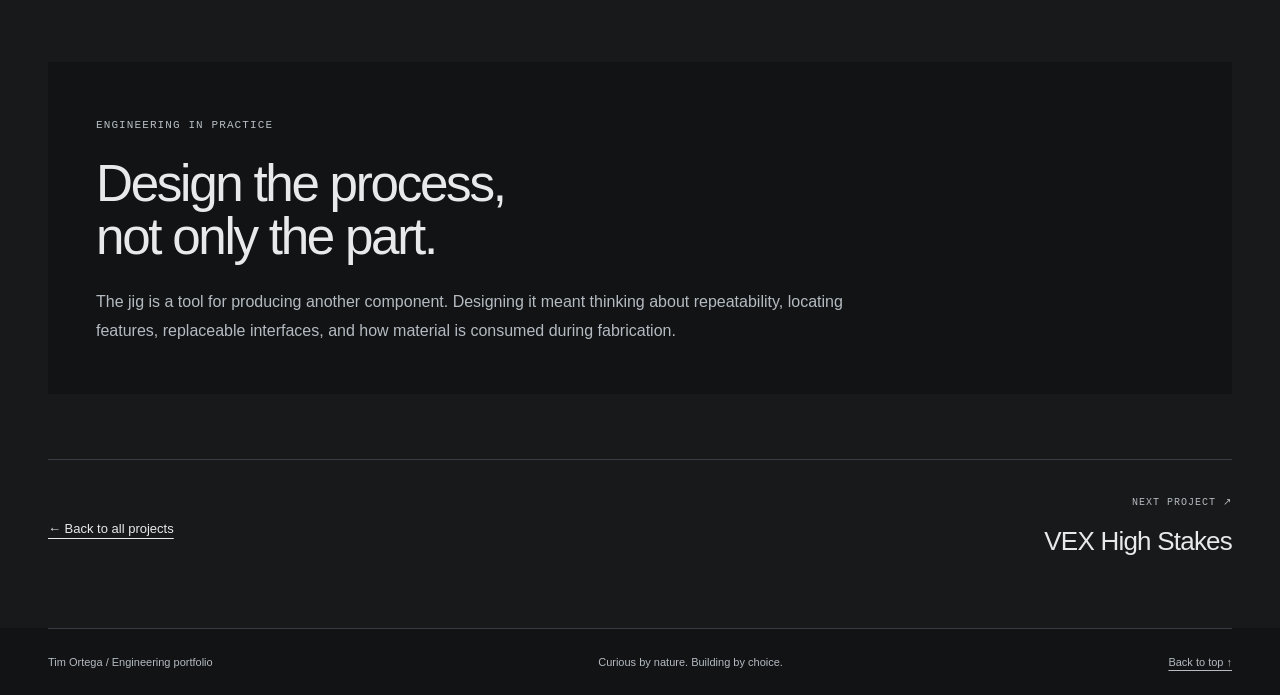
<file: projects/rocketry.html>
<!doctype html><html lang="en"><head><meta charset="utf-8"><meta name="viewport" content="width=device-width,initial-scale=1"><meta name="theme-color" content="#17191b"><meta name="description" content="A reusable jig and replaceable drill-contact insert for repeatable hole spacing in a fiberglass rocket airframe."><title>Rocketry drill jig — Tim Ortega</title><link rel="stylesheet" href="../assets/site.css"><link rel="stylesheet" href="../assets/projects.css"><script src="../assets/site.js" defer></script><script type="module" src="../assets/vendor/model-viewer.min.js"></script></head><body id="top" class="case-page"><a class="skip" href="#main">Skip to content</a><header><div class="wrap nav"><a class="brand" href="../index.html" aria-label="Tim Ortega, home">TIM ORTEGA<em> /</em></a><button class="menu" aria-controls="navigation" aria-expanded="false">Menu <span aria-hidden="true">+</span></button><nav id="navigation" aria-label="Main navigation"><a href="../index.html#about">About</a><a href="../index.html#projects">Projects</a><a href="../index.html#skills">Skills</a><a href="../index.html#experience">Experience</a><a class="nav-contact" href="../index.html#contact">Let’s connect <span aria-hidden="true">↗</span></a></nav></div></header><main id="main"><div class="wrap"><div class="case-breadcrumb mono"><a href="../index.html#projects">← All projects</a><span>Penn Aerospace / Manufacturing</span></div><div class="case-heading"><span class="section-no">Project journal / 02</span><h1>Rocketry drill jig</h1><p class="case-subtitle">Designing the tool that makes a repeatable manufacturing process possible.</p><div class="case-tags"><span class="tag">Penn Aerospace Club</span><span class="tag">High Power Rocketry</span><span class="tag">Sept 2026–present</span></div></div><figure class="photo case-hero-image"><a href="../assets/images/drill-jig.jpg" class="zoom-image" aria-label="Enlarge: White drill jig with a separate replaceable insert"><img src="../assets/images/drill-jig.jpg" alt="White drill jig with a separate replaceable insert" loading="lazy" decoding="async"><span class="enlarge mono" aria-hidden="true">View photo ↗</span></a><figcaption>The physical project. Select the photo to inspect it at a larger size.</figcaption></figure><div id="story" class="case-overview"><div><span class="section-no">The story</span><p class="case-intro">On Penn Aerospace Club’s High Power Rocketry Team, I designed, fabricated, and tested a drill jig for drilling mounting holes into the rocket’s fiberglass airframe. The objective was precise, repeatable angular spacing from one hole to the next.</p></div><aside class="case-facts"><span class="mono">Project focus</span><ul><li>Repeatable angular spacing</li><li>Reusable jig body</li><li>Replaceable drill-contact components</li></ul><a href="#cad">Explore 3D models ↓</a></aside></div>
<section class="story-section"><div class="story-label mono">01 / The manufacturing problem</div><div class="story-copy"><h2>Repeatability starts<br>with the fixture.</h2><p>Mounting holes in a cylindrical airframe need consistent angular spacing. A drill jig turns that geometric requirement into a physical reference for the drilling operation, helping locate successive holes in a repeatable way.</p><p>My work covered the design, fabrication, and testing of that jig. The project connected CAD, part interfaces, and the practical demands of using a tool on an actual fiberglass airframe.</p></div></section>
<section class="story-section"><div class="story-label mono">02 / Modular design</div><div class="story-copy"><h2>Keep the body.<br>Replace the contact part.</h2><p>I engineered the jig as a reusable main body paired with small, low-cost, easily reproducible drill-contact components. Separating those functions reduced material cost and waste while maintaining accuracy.</p><p>This was a design-for-maintenance decision: the larger body provides the locating geometry, while a smaller replaceable insert handles the drill-contact interface. The interface between them is as important as either part on its own.</p></div></section>
<section class="model-section" id="cad"><div class="section-head"><div><span class="section-no">03 / Explore the design</span><h2>Two parts. One process.</h2></div><p class="section-aside">Inspect the body and insert separately, then compare them with the fabricated tool above.</p></div><div class="model-grid"><div class="model-panel"><div class="model-title"><h3>Drill jig body</h3><span class="mono">Interactive CAD</span></div>
<div class="model-stage"><model-viewer id="jig" data-src="../assets/models/drill-jig.glb" poster="../assets/images/drill-jig.jpg" alt="CAD model of the reusable circular rocketry drill jig" camera-controls touch-action="pan-y" shadow-intensity="0.6" exposure="1" camera-orbit="35deg 65deg auto" loading="eager"><img slot="poster" class="model-poster" src="../assets/images/drill-jig.jpg" alt="Photo of the physical project; load the CAD model to inspect its geometry"></model-viewer><button class="model-load" data-load="jig">Load 3D model <span aria-hidden="true">↗</span></button></div>
<div class="model-toolbar"><p id="jig-status" class="model-status" role="status">Load model, then drag to rotate. Scroll or pinch to zoom.</p><button class="reset-view" data-reset="jig" hidden>Reset view</button><a href="../assets/models/drill-jig.glb" download>Download GLB ↓</a></div><noscript><p class="media-note">Enable JavaScript for the interactive viewer, or download the GLB above.</p></noscript></div><div class="model-panel"><div class="model-title"><h3>Drill-contact insert</h3><span class="mono">Interactive CAD</span></div>
<div class="model-stage"><model-viewer id="insert" data-src="../assets/models/jig-insert.glb" poster="../assets/images/drill-jig.jpg" alt="CAD model of the small replaceable drill-contact insert" camera-controls touch-action="pan-y" shadow-intensity="0.6" exposure="1" camera-orbit="35deg 65deg auto" loading="eager"><img slot="poster" class="model-poster" src="../assets/images/drill-jig.jpg" alt="Photo of the physical project; load the CAD model to inspect its geometry"></model-viewer><button class="model-load" data-load="insert">Load 3D model <span aria-hidden="true">↗</span></button></div>
<div class="model-toolbar"><p id="insert-status" class="model-status" role="status">Load model, then drag to rotate. Scroll or pinch to zoom.</p><button class="reset-view" data-reset="insert" hidden>Reset view</button><a href="../assets/models/jig-insert.glb" download>Download GLB ↓</a></div><noscript><p class="media-note">Enable JavaScript for the interactive viewer, or download the GLB above.</p></noscript></div></div></section>
<aside class="takeaway"><span class="mono">Engineering in practice</span><h2>Design the process,<br>not only the part.</h2><p>The jig is a tool for producing another component. Designing it meant thinking about repeatability, locating features, replaceable interfaces, and how material is consumed during fabrication.</p></aside><div class="case-next"><a href="../index.html#projects">← Back to all projects</a><a href="robotics.html"><span class="mono">Next project ↗</span><strong>VEX High Stakes</strong></a></div></div></main><footer class="footer"><div class="wrap"><span>Tim Ortega / Engineering portfolio</span><span>Curious by nature. Building by choice.</span><a href="#top">Back to top ↑</a></div></footer><dialog class="photo-dialog" aria-label="Expanded project photograph"><button class="close-photo" autofocus>Close ×</button><img alt=""><p></p></dialog></body></html>
</file>
<file: assets/site.css>
:root{--paper:#17191b;--ink:#e7e9eb;--muted:#a7adb3;--line:#383e44;--orange:#b5bac0;--green:#25292d;--white:#16181a}*{box-sizing:border-box}html{scroll-behavior:smooth;scroll-padding-top:92px}body{margin:0;background:var(--paper);color:var(--ink);font:16px/1.65 Arial,Helvetica,sans-serif}a{color:inherit}button{font:inherit}button,a{-webkit-tap-highlight-color:transparent}a:focus-visible,button:focus-visible,summary:focus-visible{outline:3px solid var(--orange);outline-offset:5px}::selection{background:#414a53}h1,h2,h3,p{margin:0}h1,h2,h3{font-weight:500;letter-spacing:-.045em;line-height:1.05}.wrap{width:min(1240px,calc(100% - 96px));margin:auto}.mono,.eyebrow,.tag,.section-no{font:11px/1.5 'Courier New',monospace;letter-spacing:.1em;text-transform:uppercase}.skip{position:absolute;top:-80px;left:20px;z-index:10;background:var(--ink);color:white;padding:12px}.skip:focus{top:10px}header{position:sticky;top:0;z-index:5;background:rgba(23,25,27,.97);border-bottom:1px solid var(--line)}.nav{display:flex;align-items:center;justify-content:space-between;min-height:82px;gap:20px}.brand{text-decoration:none;font-weight:700;letter-spacing:-.04em;font-size:19px}.brand em{font-style:normal;color:var(--orange)}nav{display:flex;gap:27px;align-items:center}nav a{font-size:12px;text-decoration:none}nav a:hover,nav a[aria-current]{color:var(--orange)}.nav-contact{border:1px solid var(--ink);padding:9px 17px}.menu{display:none;border:1px solid var(--ink);background:transparent;padding:7px 12px}.hero{padding:72px 0 46px}.hero-top{display:flex;justify-content:space-between;gap:20px;color:var(--muted)}.dot{display:inline-block;width:7px;height:7px;background:var(--orange);border-radius:50%;margin-right:9px}.hero-grid{display:grid;grid-template-columns:1.13fr 1fr;align-items:center;gap:40px;margin-top:47px}h1{font-size:clamp(58px,6.9vw,100px);max-width:700px}h1 span{font-family:Georgia,serif;font-style:italic;color:var(--orange)}.intro{max-width:415px;margin-top:29px;color:var(--muted);font-size:17px}.actions{display:flex;align-items:center;gap:25px;margin-top:33px;flex-wrap:wrap}.btn{display:inline-flex;justify-content:space-between;gap:35px;align-items:center;background:var(--ink);color:var(--white);text-decoration:none;padding:14px 21px;font-size:13px;border:1px solid var(--ink)}.btn:hover{background:var(--orange);border-color:var(--orange)}.text-link{font-size:13px;text-underline-offset:6px}.blueprint{aspect-ratio:1/1.04;position:relative;background:#262a2e;overflow:hidden;border:1px solid #41474d}.blueprint::before{content:'';position:absolute;inset:0;background-image:linear-gradient(#e7e9eb0a 1px,transparent 1px),linear-gradient(90deg,#e7e9eb0a 1px,transparent 1px);background-size:24px 24px}.blueprint svg{position:absolute;inset:6%;width:88%;height:88%}.plate-label{position:absolute;left:23px;top:20px}.plate-bottom{position:absolute;left:23px;bottom:20px;right:23px;display:flex;justify-content:space-between;color:#b3b8bd}.hero-footer{display:flex;justify-content:space-between;border-top:1px solid var(--line);padding-top:20px;margin-top:48px;gap:20px;color:var(--muted)}.ticker{background:var(--ink);color:#d5d9dd;padding:19px 0}.ticker .wrap{display:flex;justify-content:space-between;gap:24px;flex-wrap:wrap}.ticker b{font-weight:400;color:#b8bdc2}section{padding:87px 0;border-bottom:1px solid var(--line)}.section-head{display:flex;align-items:baseline;justify-content:space-between;margin-bottom:38px;gap:20px}.section-head h2{font-size:clamp(38px,4.3vw,60px)}.section-no{color:var(--orange);margin-bottom:15px;display:block}.section-aside{font-size:13px;color:var(--muted);max-width:260px}.about-grid{display:grid;grid-template-columns:1fr 1.5fr;gap:85px;align-items:start}.portrait{min-height:330px;background:#23272b;border:1px solid var(--line);display:flex;align-items:center;justify-content:center;flex-direction:column;gap:16px;color:var(--muted)}.portrait svg{width:90px;height:90px;opacity:.4}.about-copy{font-size:24px;line-height:1.5;letter-spacing:-.025em}.about-detail{color:var(--muted);margin-top:24px;max-width:600px}.education{border-top:1px solid var(--line);margin-top:32px;padding-top:21px;display:flex;gap:22px;align-items:start}.education .penn-mark{border:1px solid var(--ink);width:45px;height:51px;display:grid;place-items:center;font:22px Georgia,serif;flex-shrink:0}.education strong{font-size:14px;display:block}.education p{font-size:13px;color:var(--muted)}.filters{display:flex;gap:8px;margin-bottom:28px;flex-wrap:wrap}.filter{background:transparent;border:1px solid var(--line);border-radius:30px;padding:8px 18px;font-size:12px;cursor:pointer}.filter[aria-pressed=true]{background:var(--ink);color:var(--white);border-color:var(--ink)}.project-grid{display:grid;grid-template-columns:1fr 1fr;gap:36px 28px}.project[hidden]{display:none}.project-art{height:280px;position:relative;overflow:hidden;display:grid;place-items:center;background:#23272b}.project-art svg{width:85%;height:85%}.project-art.dark{background:#202428;color:#c6cbd0}.project-art.sand{background:#22262a}.project-art.blue{background:#23272b}.project-number{position:absolute;top:15px;left:18px}.illustration-label{position:absolute;bottom:13px;right:16px;font-size:9px;color:inherit;opacity:.65}.project-meta{display:flex;gap:8px;flex-wrap:wrap;margin-top:20px}.tag{font-size:9px;padding:4px 8px;border:1px solid var(--line)}.project h3{font-size:29px;margin:15px 0 12px}.project p{color:var(--muted);font-size:14px;max-width:490px}.project details{border-top:1px solid var(--line);margin-top:20px;padding-top:12px}.project summary{font-size:12px;cursor:pointer;list-style:none;display:flex;justify-content:space-between}.project summary::after{content:'+';font-size:19px;color:var(--orange);line-height:1}.project details[open] summary::after{content:'−'}.project details p{margin-top:14px}.project details ul{font-size:13px;color:var(--muted);padding-left:20px}.exploring{margin-top:32px;border:1px solid var(--line);padding:24px 28px;display:flex;align-items:start;justify-content:space-between;gap:30px}.exploring h3{font-size:22px;letter-spacing:-.02em;margin:7px 0}.exploring p{font-size:13px;color:var(--muted);max-width:530px}.skill-grid{display:grid;grid-template-columns:repeat(3,1fr);gap:40px}.skill{border-top:2px solid var(--ink);padding-top:22px}.skill .num{color:var(--orange)}.skill h3{font-size:27px;margin:19px 0}.skill ul{padding:0;list-style:none;margin:0}.skill li{padding:10px 0;border-bottom:1px solid var(--line);font-size:14px;color:var(--muted)}.experience-row{display:grid;grid-template-columns:.6fr 1fr 1.3fr;gap:35px;border-top:1px solid var(--line);padding:30px 0}.experience-row h3{font-size:25px}.experience-row p{font-size:14px;color:var(--muted)}.experience-row .role{font-size:12px;margin-top:10px;color:var(--orange)}.contact{background:var(--ink);color:var(--paper);border:0}.contact .section-no{color:#b8bdc2}.contact-grid{display:grid;grid-template-columns:1.5fr 1fr;gap:80px;align-items:start}.contact h2{font-size:clamp(48px,6vw,83px)}.contact h2 i{font-family:Georgia,serif;font-weight:400;color:#b8bdc2}.contact p{margin-top:24px;color:#adb3b9;max-width:430px;font-size:15px}.contact-list{padding-top:10px}.contact-item{padding:20px 0;border-bottom:1px solid #444a50;display:flex;justify-content:space-between;align-items:center;gap:15px}.contact-item small{display:block;font:10px 'Courier New',monospace;letter-spacing:.1em;color:#adb3b9;margin-bottom:7px}.contact-item span{font-size:14px}.placeholder{font-size:10px!important;color:#b8bdc2!important}.footer{background:var(--ink);color:#adb3b9}.footer .wrap{padding:24px 0;border-top:1px solid #444a50;display:flex;justify-content:space-between;gap:20px;font-size:11px}.footer a{text-underline-offset:4px}.editor-note{font-size:11px;color:var(--muted);margin-top:22px}.nojs{padding:15px;background:#292e33}svg{fill:none;stroke:currentColor;stroke-width:1.4;stroke-linecap:round;stroke-linejoin:round}.sr-only{position:absolute;width:1px;height:1px;padding:0;margin:-1px;overflow:hidden;clip:rect(0,0,0,0);white-space:nowrap;border:0}@media(min-width:1450px){.hero{padding-top:95px}}@media(max-width:1000px){.wrap{width:calc(100% - 48px)}nav{gap:17px}.hero-grid{gap:22px}h1{font-size:66px}.about-grid{gap:40px}.contact-grid{gap:35px}.project-art{height:240px}.experience-row{grid-template-columns:.5fr 1fr 1.2fr}}@media(max-width:700px){.wrap{width:calc(100% - 36px)}.nav{min-height:68px}.menu{display:block}nav{display:none;position:absolute;top:68px;left:0;right:0;background:var(--paper);padding:22px;flex-direction:column;border-bottom:1px solid var(--line);align-items:stretch}nav.open{display:flex}nav a{padding:5px}.hero{padding-top:32px}.hero-top{font-size:9px}.hero-top span:last-child{display:none}.hero-grid{grid-template-columns:1fr;margin-top:30px;gap:34px}h1{font-size:clamp(56px,13vw,80px)}.intro{font-size:16px}.blueprint{aspect-ratio:1.25}.hero-footer{font-size:9px;margin-top:29px}.hero-footer span:last-child{display:none}.ticker .wrap{gap:12px;font-size:9px}.ticker span:last-child{display:none}section{padding:56px 0}.section-head{display:block;margin-bottom:28px}.section-aside{margin-top:18px;max-width:350px}.about-grid,.project-grid,.contact-grid{grid-template-columns:1fr;gap:30px}.portrait{min-height:260px}.about-copy{font-size:22px}.project-art{height:260px}.exploring{display:block;padding:22px}.exploring .mono:last-child{display:none}.skill-grid{grid-template-columns:1fr;gap:30px}.skill h3{margin:12px 0}.experience-row{grid-template-columns:1fr;gap:12px;padding:24px 0}.experience-row .role{margin-top:6px}.contact-grid{gap:25px}.footer .wrap{flex-wrap:wrap}.project-grid{gap:35px}.project h3{font-size:27px}}@media(prefers-reduced-motion:reduce){html{scroll-behavior:auto}}
</file>
<file: assets/projects.css>
/* Project journal and case studies */
[hidden]{display:none!important}
.project-collection{margin-top:38px}.project-collection+.project-collection{margin-top:62px}.collection-heading{display:flex;justify-content:space-between;align-items:baseline;gap:20px;border-top:1px solid var(--line);padding-top:23px;margin-bottom:26px}.collection-heading h3{font-size:25px;letter-spacing:-.025em}.collection-heading p{font-size:13px;color:var(--muted);margin-top:10px}.collection-heading>.mono{color:var(--muted);text-align:right}.general-grid{grid-template-columns:repeat(3,1fr);gap:22px}.case-card{min-width:0}.card-link{display:block;text-decoration:none;height:100%;border-bottom:1px solid var(--line);padding-bottom:24px}.card-link:focus-visible{outline-offset:6px}.card-media{position:relative;aspect-ratio:1.4;overflow:hidden;background:#23272b}.card-media img{width:100%;height:100%;display:block;object-fit:cover;transition:transform .4s ease}.card-link:hover .card-media img{transform:scale(1.035)}.card-arrow{position:absolute;right:15px;bottom:15px;display:grid;place-items:center;width:40px;height:40px;background:var(--paper);color:var(--ink);border-radius:50%;font-size:21px;transition:background .2s,color .2s}.card-link:hover .card-arrow{background:var(--orange);color:white}.card-copy{padding-top:20px}.card-label{font-size:10px;color:var(--orange)}.card-copy h3{margin:13px 0 12px;font-size:32px}.card-copy p{font-size:14px;line-height:1.7}.read-case{display:flex;justify-content:space-between;gap:12px;font-size:12px;margin-top:23px}.general-grid .card-copy h3{font-size:27px}.general-grid .card-media{aspect-ratio:1.1}.code-art{background:var(--ink);color:#d4d9de;display:flex;flex-direction:column;justify-content:center;height:100%;padding:35px;gap:13px}.code-art>.mono{color:#b8bdc2;margin-bottom:5px}.code-line{font:clamp(16px,2vw,25px)/1.2 'Courier New',monospace}
.case-breadcrumb{padding-top:35px;display:flex;justify-content:space-between;gap:24px;color:var(--muted)}.case-breadcrumb a{text-decoration:none}.case-breadcrumb a:hover{color:var(--orange)}.case-heading{padding:65px 0 39px;max-width:1000px}.case-heading h1{font-size:clamp(55px,6.5vw,90px);max-width:1050px}.case-subtitle{max-width:660px;font-size:21px;line-height:1.5;letter-spacing:-.02em;color:var(--muted);margin-top:24px}.case-tags{display:flex;flex-wrap:wrap;gap:8px;margin-top:28px}
figure{margin:0}.photo>a{display:block;position:relative;background:#25292d;overflow:hidden}.photo img{display:block;width:100%;max-height:720px;object-fit:contain}.photo figcaption{font-size:12px;line-height:1.6;color:var(--muted);margin-top:12px;max-width:760px}.enlarge{position:absolute;bottom:15px;right:15px;background:var(--paper);padding:8px 11px;font-size:9px;opacity:0;transition:opacity .2s}.photo>a:hover .enlarge,.photo>a:focus-visible .enlarge{opacity:1}.case-hero-image>a{background:#25292d}.case-hero-image img{height:min(680px,65vw);object-fit:contain}
.case-overview{display:grid;grid-template-columns:1.6fr 1fr;gap:90px;padding:65px 0 72px;border-bottom:1px solid var(--line);scroll-margin-top:95px}.case-intro{font-size:26px;line-height:1.5;letter-spacing:-.025em}.case-facts{border-left:1px solid var(--line);padding-left:30px}.case-facts>.mono{color:var(--orange)}.case-facts ul{padding-left:18px;font-size:14px;line-height:1.8;margin:14px 0 22px}.case-facts>a{font-size:12px;text-underline-offset:5px}.story-section{display:grid;grid-template-columns:.65fr 1.5fr;gap:80px;padding:65px 0;border-bottom:1px solid var(--line)}.story-label{padding-top:8px;color:var(--orange)}.story-copy{max-width:750px}.story-copy h2{font-size:clamp(33px,3.7vw,49px);margin-bottom:25px}.story-copy p{font-size:16px;color:var(--muted);line-height:1.85}.story-copy p+p{margin-top:18px}.story-copy .source-note{font-size:12px;margin-top:24px}.source-note a{text-underline-offset:4px}
.gallery{display:grid;gap:28px;margin:38px 0 15px}.gallery.two{grid-template-columns:1fr 1fr}.gallery img{height:470px;object-fit:contain}.gallery.diagrams img{background:white;padding:22px;height:550px}.feature-photo{margin:42px 0 0}.feature-photo img{height:600px}.case-page .takeaway{margin:65px 0;padding:48px;background:var(--ink);color:var(--paper)}.takeaway .mono{color:#b8bdc2}.takeaway h2{font-size:clamp(32px,4vw,54px);margin-top:20px}.takeaway p{font-size:16px;color:#bdc3c9;line-height:1.8;max-width:780px;margin-top:24px}
.model-section,.video-section{padding:65px 0}.model-section>h2,.video-section>h2{font-size:clamp(32px,4vw,49px);margin-bottom:34px}.model-section .section-head{margin-bottom:30px}.model-section .section-head h2{font-size:clamp(32px,4vw,49px)}.model-grid{display:grid;grid-template-columns:1fr 1fr;gap:26px}.model-panel{border:1px solid var(--line);margin-top:25px;min-width:0}.model-title{display:flex;justify-content:space-between;align-items:center;gap:16px;padding:20px 23px;border-bottom:1px solid var(--line)}.model-title h3{font-size:23px;letter-spacing:-.03em}.model-title .mono{font-size:9px;color:var(--muted)}.model-stage{height:530px;position:relative;background:#23272b}.model-grid .model-stage{height:390px}model-viewer{display:block;width:100%;height:100%;--poster-color:#23272b}.model-poster{width:100%;height:100%;object-fit:contain;display:block;opacity:.75}.model-load{position:absolute;left:50%;top:50%;transform:translate(-50%,-50%);background:var(--ink);color:var(--paper);padding:14px 23px;min-width:190px;cursor:pointer;border:1px solid var(--ink);font-size:13px;box-shadow:0 5px 20px #0002}.model-load:disabled{cursor:progress}.model-load:hover{background:var(--orange);border-color:var(--orange)}.model-toolbar{padding:17px 22px;display:flex;align-items:center;gap:20px;flex-wrap:wrap}.model-status{font-size:11px;color:var(--muted);flex:1;min-width:180px;line-height:1.7}.model-toolbar a,.reset-view{font-size:11px;white-space:nowrap}.reset-view{background:transparent;border:1px solid var(--line);padding:6px 9px;cursor:pointer;color:var(--ink)}.media-note{font-size:12px;padding:15px}.system-strip{display:grid;grid-template-columns:repeat(3,1fr);border:1px solid var(--line);margin-top:38px}.system-strip>div{padding:28px}.system-strip>div+div{border-left:1px solid var(--line)}.system-strip .mono{color:var(--orange)}.system-strip p{font-size:14px;color:var(--muted);margin-top:12px}.video-figure{margin-top:25px}.video-figure video{display:block;width:100%;max-height:680px;background:var(--ink);aspect-ratio:16/9;object-fit:contain}.video-figure figcaption{font-size:12px;line-height:1.8;color:var(--muted);margin-top:15px;max-width:820px}.video-figure a{white-space:nowrap;text-underline-offset:3px}.case-code-hero{padding:70px;background:var(--ink);color:var(--paper)}.case-code-hero>.mono{color:#b8bdc2}.case-code-hero p{font:italic clamp(42px,7vw,86px)/1.2 Georgia,serif;margin-top:35px}
.case-next{border-top:1px solid var(--line);padding:35px 0 65px;display:flex;justify-content:space-between;align-items:center;gap:30px}.case-next>a{font-size:13px;text-underline-offset:5px}.case-next>a:last-child{text-decoration:none;text-align:right}.case-next .mono{display:block;color:var(--orange);font-size:10px}.case-next strong{display:block;font-size:26px;letter-spacing:-.03em;font-weight:500;margin-top:10px}.photo-dialog{border:0;background:var(--paper);color:var(--ink);padding:20px;width:min(1150px,95vw);max-height:94vh}.photo-dialog::backdrop{background:#141414e8}.photo-dialog img{display:block;width:100%;height:calc(85vh - 100px);object-fit:contain}.photo-dialog p{font-size:12px;line-height:1.6;padding-top:13px}.close-photo{display:block;margin:0 0 15px auto;padding:8px 16px;border:1px solid var(--line);background:var(--ink);color:var(--paper);cursor:pointer}
@media(max-width:1000px){.general-grid{grid-template-columns:1fr 1fr}.case-overview{gap:40px}.story-section{gap:35px}.model-title{align-items:start;flex-direction:column;gap:8px}.model-grid .model-stage{height:330px}.gallery img{height:370px}.gallery.diagrams img{height:470px}}
@media(max-width:700px){.project-collection{margin-top:28px}.project-collection+.project-collection{margin-top:45px}.collection-heading{display:block}.collection-heading>.mono{display:none}.general-grid{grid-template-columns:1fr}.general-grid .card-media{aspect-ratio:1.4}.card-copy h3,.general-grid .card-copy h3{font-size:30px}.card-media img{transition:none}.case-breadcrumb{padding-top:24px;font-size:9px;align-items:center}.case-breadcrumb span{text-align:right;max-width:160px}.case-heading{padding:43px 0 30px}.case-heading h1{font-size:54px;overflow-wrap:break-word}.case-subtitle{font-size:19px}.case-hero-image img{height:380px}.photo figcaption{font-size:11px}.enlarge{opacity:1;font-size:8px;padding:6px 8px}.case-overview{grid-template-columns:1fr;gap:28px;padding:36px 0 44px}.case-intro{font-size:22px}.case-facts{padding-left:22px}.story-section{grid-template-columns:1fr;gap:18px;padding:42px 0}.story-label{font-size:10px}.story-copy p{font-size:15px}.story-copy h2{font-size:36px;margin-bottom:22px}.gallery.two{grid-template-columns:1fr;gap:28px}.gallery img{height:400px}.gallery.diagrams img{height:520px;padding:18px}.feature-photo img{height:440px}.case-page .takeaway{margin:43px 0;padding:29px 24px}.takeaway h2{font-size:36px}.takeaway p{font-size:15px}.model-grid{grid-template-columns:1fr;gap:0}.model-stage,.model-grid .model-stage{height:390px}.model-title{flex-direction:row;align-items:center;padding:18px}.model-title h3{font-size:21px}.model-title .mono{font-size:8px}.model-toolbar{gap:13px;padding:16px}.model-status{flex-basis:100%}.model-section,.video-section{padding:44px 0}.system-strip{grid-template-columns:1fr}.system-strip>div{padding:23px}.system-strip>div+div{border-left:0;border-top:1px solid var(--line)}.case-next{align-items:start;padding-bottom:45px}.case-next>a:first-child{max-width:120px}.case-next strong{font-size:23px;max-width:190px}.case-code-hero{padding:35px 25px}.photo-dialog{padding:15px}.photo-dialog img{height:calc(80vh - 100px)}}
@media(prefers-reduced-motion:reduce){.card-media img,.card-arrow,.enlarge{transition:none}.card-link:hover .card-media img{transform:none}}
@media(min-width:701px) and (max-width:850px){.menu{display:block}nav{display:none;position:absolute;top:82px;left:0;right:0;background:var(--paper);padding:22px;flex-direction:column;border-bottom:1px solid var(--line);align-items:stretch}nav.open{display:flex}nav a{padding:5px}}
/* Personal homepage imagery */
.hero-grid{grid-template-columns:1.15fr 1fr;gap:52px}.hero h1{font-size:clamp(49px,5.7vw,80px);line-height:1.04;max-width:650px}.hero h1 span{display:block}.hero-photo{margin:0;min-width:0;width:100%;max-width:420px;justify-self:end}.hero-photo img{display:block;width:100%;height:auto;aspect-ratio:1/1;object-fit:cover;object-position:50% 40%;max-height:none}.hero-photo figcaption{display:flex;align-items:center;justify-content:space-between;gap:15px;border-top:1px solid var(--line);padding-top:12px;margin-top:13px;font-size:11px;color:var(--muted)}.hero-photo .mono{font-size:9px;color:var(--orange)}.penn-card{background:#23272b;padding:36px 25px;display:flex;flex-direction:column;align-items:center;text-align:center;gap:17px;border:1px solid var(--line)}.penn-card img{display:block;width:300px;max-width:100%;height:auto;object-fit:contain;margin:0}.penn-card>.mono{font-size:10px;color:var(--muted)}.penn-card>p{font-size:21px;letter-spacing:-.025em;line-height:1.4}.penn-card-year{font-size:12px;color:var(--muted)}
@media(max-width:1000px){.hero-grid{gap:30px}.hero h1{font-size:clamp(48px,6vw,66px)}}
@media(max-width:700px){.hero-grid{grid-template-columns:1fr;gap:35px}.hero h1{font-size:clamp(49px,11.5vw,76px)}.hero-photo{max-width:360px;justify-self:center}.hero-photo img{max-height:none;aspect-ratio:1/1}.hero-photo figcaption{font-size:10px}.penn-card{padding:28px 20px}.penn-card img{width:260px;max-height:none}}

/* Compact homepage; case-study structure is unchanged. */
.home-page .hero{padding:36px 0 32px}
.home-page .hero-grid{grid-template-columns:1.45fr 1fr;gap:48px;margin-top:24px}
.home-page .hero h1{font-size:clamp(40px,4.2vw,58px);font-weight:500;letter-spacing:-.04em}
.home-page .intro{font-size:17px;max-width:540px;margin-top:20px;line-height:1.65}
.home-page .actions{margin-top:23px}
.home-page .hero-photo{max-width:320px}
.home-page section{padding:52px 0}
.home-page .section-head{margin-bottom:28px}
.home-page .section-head h2{font-size:38px;letter-spacing:-.035em}
.home-page .about-grid{gap:48px;align-items:center}
.home-page .about-copy{font-size:21px;line-height:1.55}
.home-page .about-detail{margin-top:15px}
.home-page .education{margin-top:23px;padding-top:18px}
.home-page .project-collection{margin-top:27px}
.home-page .project-collection+.project-collection{margin-top:42px}
.home-page .collection-heading{padding-top:18px;margin-bottom:22px}
.home-page .skill{padding-top:15px}
.home-page .skill h3{font-size:24px;margin:10px 0 15px}
.home-page .experience-row{padding:23px 0}
.home-page .contact-grid{grid-template-columns:1fr 1fr;gap:60px}
.home-page .contact h2{font-size:38px}
.home-page .contact p{margin-top:18px}
.home-page .contact-list{padding-top:0}
.home-page .contact-item:first-child{padding-top:0}
@media(max-width:700px){
 .home-page .hero{padding:25px 0 28px}
 .home-page .hero-grid{grid-template-columns:1fr;gap:25px;margin-top:20px}
 .home-page .hero h1{font-size:43px}
 .home-page .intro{font-size:16px;margin-top:15px}
 .home-page .hero-photo{max-width:300px;justify-self:center}
 .home-page section{padding:38px 0}
 .home-page .section-head h2,.home-page .contact h2{font-size:33px}
 .home-page .about-grid{gap:25px}
 .home-page .contact-grid{grid-template-columns:1fr;gap:28px}
 .home-page .contact-item:first-child{padding-top:16px}
}

/* Dark neutral theme: shared across the homepage and case studies. */
:root{color-scheme:dark}
.contact,.footer,.case-page .takeaway,.code-art,.case-code-hero{background:#111315;color:#e7e9eb}
.contact p,.footer,.takeaway p{color:#b5bbc1}
.contact .section-no,.contact h2 i,.contact-item small,.placeholder,.takeaway .mono,.case-code-hero>.mono,.code-art>.mono{color:#b8bec4!important}
.footer .wrap,.contact-item{border-color:#363c42}
.model-stage,model-viewer{background:#23272b;--poster-color:#23272b}
.model-load{background:#e2e6e9;color:#17191b;border-color:#e2e6e9;box-shadow:none}
.model-load:hover{background:#c5ccd2;color:#17191b;border-color:#c5ccd2}
.close-photo{background:#e2e6e9;color:#17191b}
.photo-dialog{background:#1d2125;color:#e7e9eb}
.diagrams .photo>a,.gallery.diagrams img{background:#ffffff}
.reset-view,.filter,.menu{color:var(--ink)}
.filter[aria-pressed=true]{color:var(--white)}
.card-link:hover .card-arrow{background:#d0d7de;color:#17191b}
</file>
